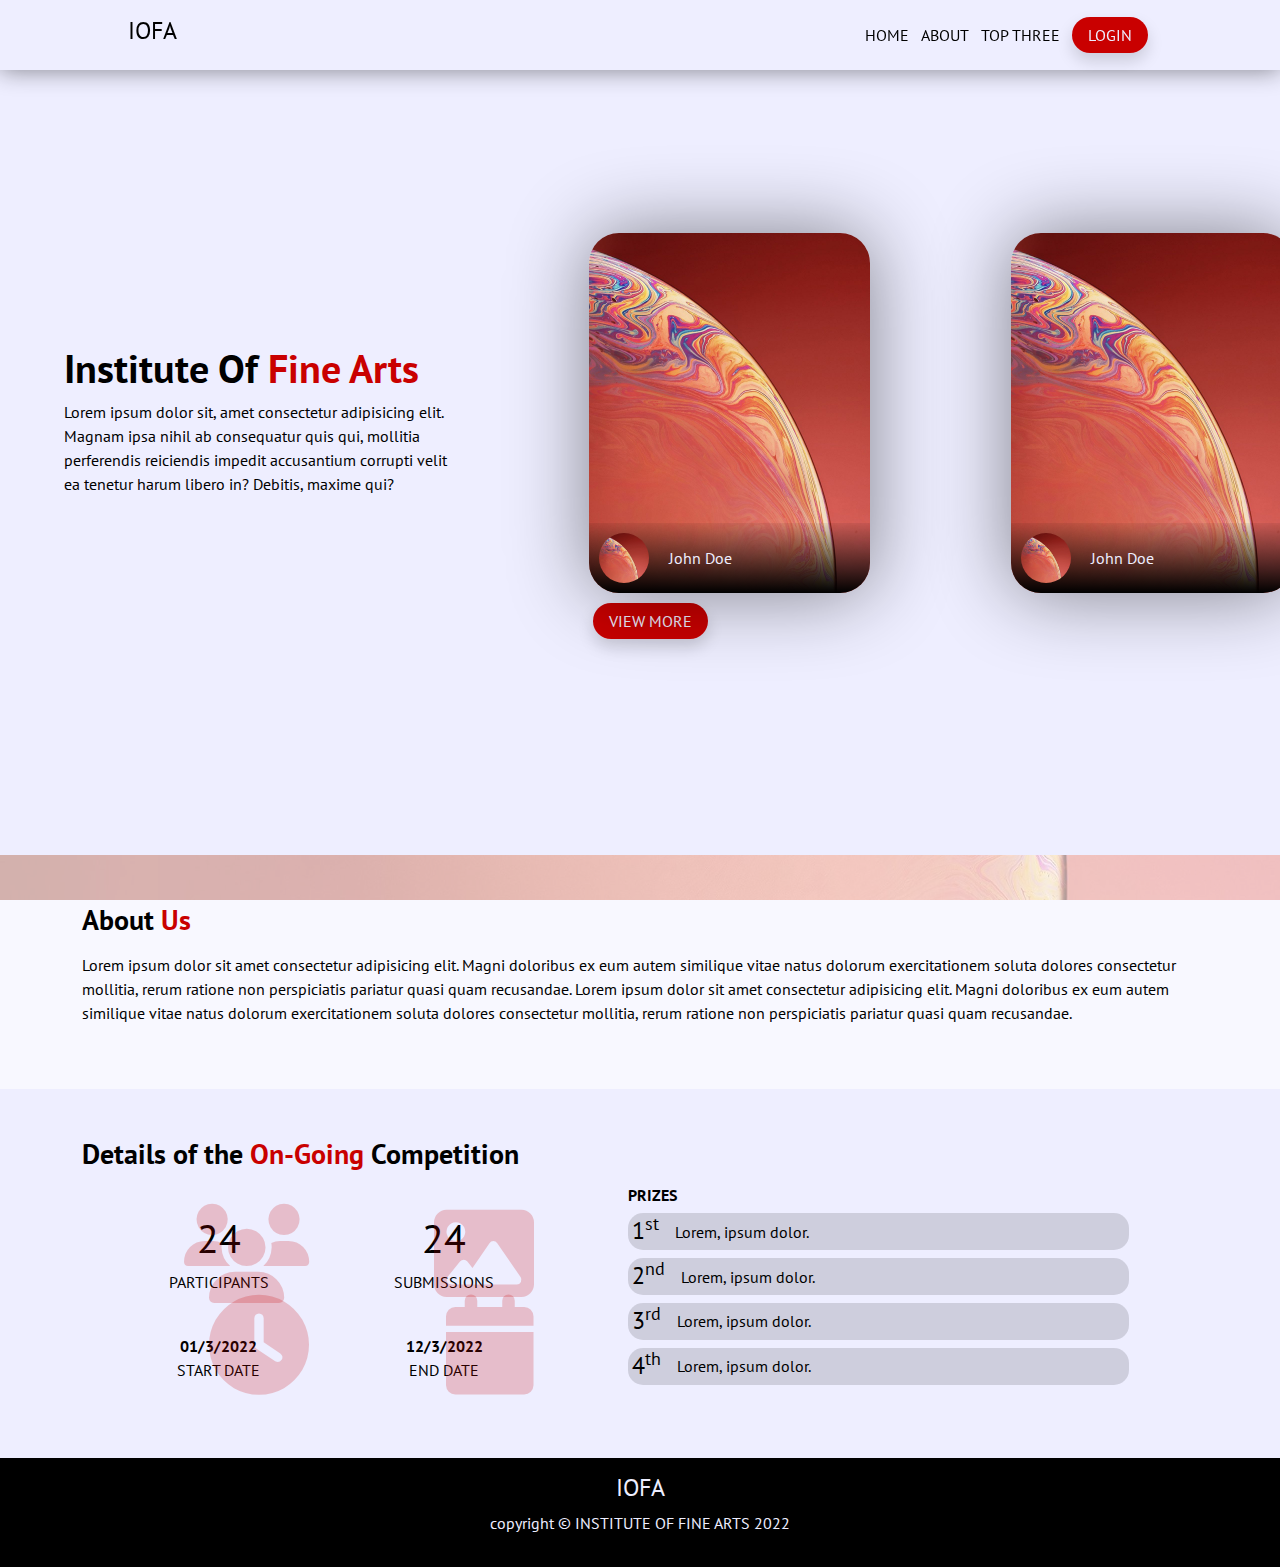
<file: IoFA/index.html>
<!DOCTYPE html>
<html lang="en">

<head>
  <meta charset="UTF-8">
  <meta http-equiv="X-UA-Compatible" content="IE=edge">
  <meta name="viewport" content="width=device-width, initial-scale=1.0">
  <title>Institute of FineArts</title>
  <link rel="stylesheet" href="index.css">
  <link rel="stylesheet" href="bootstrap.css">
  <link rel="stylesheet" href="https://cdnjs.cloudflare.com/ajax/libs/font-awesome/6.1.1/css/all.min.css">
</head>

<body id="body" class="bg3" style="--c1x:0; --c1y: 0; --c1w:0; --c1h:0;">
  <header class="header bg3 scrolled" id="header">
    <a href="#">
      <h4 class="t0">IOFA</h4>
    </a>
    <div class="nav-container bg3 " id="nav-container">
      <div class="dflex w-100 djcsb p-4 d-md-none">
<a href="#">
  <h4 class="t0">IOFA</h4>
</a>
        <i id="nav-x" class=" fas fa-close d-block p-2 dbor15 t1" onclick="
        DOM.remState('nav-container','open');
        DOM.remState('body','doverh');
        "></i>
      </div>
      <div class="my-4 d-md-none"></div>
      <nav class="nav-links px-3 px-md-0">
        <a href="index.html" class="display-block app-nav-link mx-1 mb-2 mb-md-0">HOME</a>
        <a href="index.html#about-sect" class="display-block app-nav-link mx-1 mb-2 mb-md-0">ABOUT</a>
        <a href="top_three.html" class="display-block app-nav-link mx-1 mb-2 mb-md-0">TOP THREE</a>
        <a href="#" class="display-block app-btn shadow mx-1 px-3 py-2 bg1 t3 text-center">LOGIN</a>
      </nav>
    </div>
    <i id="nav-x" class="d-md-none fas fa-bars d-block p-2 dbor15 t1" onclick="
            DOM.addState('nav-container','open');
        DOM.addState('body','doverh');
            "></i>
  </header>
  <main class="main">
    <section class="hero ">
      <div class="hero-main " id="hero-main">

        <h1><b>
            Institute Of <span class="t1">Fine Arts</span>
          </b></h1>
        <p>Lorem ipsum dolor sit, amet consectetur adipisicing elit. Magnam ipsa nihil ab consequatur quis qui, mollitia
          perferendis reiciendis impedit accusantium corrupti velit ea tenetur harum libero in? Debitis, maxime qui?</p>
      </div>
      <div id="hero-second" class="hero-second container d-none d-md-block">
        <h3><b class="t1 hero-second-title">Top Three</b></h3>
        <p class="hero-second-title">
          Below are the best three participants of the just concluded contest
        </p>
        <div class="dflex djcsb flex-wrap">
          <div class="col-11 col-md-3">
            <div class="app-card1 w-100" data-poem="hello world" data-prize="Apple iPhone 13 pro">
             <img src="img/about.jpg" alt="..." id="bg-img" class="w-100 h-100 ">
             <div class="label">
              <img src="img/about.jpg" id="profile-pic" alt="...">
              <p class="t3 m-0" id="name">John Doe</p>
             </div>
            </div>
          </div>
          
          <div class="col-11 col-md-3">
            <div class="app-card1 w-100" data-poem="hello world" data-prize="Apple iPhone 13 pro">
             <img src="img/about.jpg" alt="..." id="bg-img" class="w-100 h-100 ">
             <div class="label">
              <img src="img/about.jpg" id="profile-pic" alt="...">
              <p class="t3 m-0" id="name">John Doe</p>
             </div>
            </div>
          </div>
          <div class="col-11 col-md-3">
            <div class="app-card1 w-100" data-poem="hello world" data-prize="Apple iPhone 13 pro">
              <img src="img/about.jpg" alt="..." id="bg-img" class="w-100 h-100 ">
              <div class="label">
                <img src="img/about.jpg" id="profile-pic" alt="...">
                <p class="t3 m-0" id="name">John Doe</p>
              </div>
            </div>
          </div>
        </div>
        <div class="mt-3"></div>
        <a href="#" class="display-block app-btn shadow dtdn  mx-1 px-3 py-2 bg1 t3">VIEW MORE</a>
      </div>

    </section>
    <section id="phone-only-hero" class="py-3 d-block d-md-none">
      <div class="container">
<h3><b class="t1 hero-second-title">Top Three</b></h3>
<p class="hero-second-title">
  Below are the best three participants of the just concluded contest
</p>
<div class="dflex djcc flex-wrap djcc">
  <div class="col-11 col-md-3 mb-2">
    <div class="app-card1 w-100" data-poem="hello world" data-prize="Apple iPhone 13 pro">
      <img src="img/about.jpg" alt="..." id="bg-img" class="w-100 h-100 ">
      <div class="label">
        <img src="img/about.jpg" id="profile-pic" alt="...">
        <p class="t3 m-0" id="name">John Doe</p>
      </div>
    </div>
  </div>

  <div class="col-11 col-md-3 mb-2">
    <div class="app-card1 w-100" data-poem="hello world" data-prize="Apple iPhone 13 pro">
      <img src="img/about.jpg" alt="..." id="bg-img" class="w-100 h-100 ">
      <div class="label">
        <img src="img/about.jpg" id="profile-pic" alt="...">
        <p class="t3 m-0" id="name">John Doe</p>
      </div>
    </div>
  </div>
  <div class="col-11 col-md-3 mb-2">
    <div class="app-card1 w-100" data-poem="hello world" data-prize="Apple iPhone 13 pro">
      <img src="img/about.jpg" alt="..." id="bg-img" class="w-100 h-100 ">
      <div class="label">
        <img src="img/about.jpg" id="profile-pic" alt="...">
        <p class="t3 m-0" id="name">John Doe</p>
      </div>
    </div>
  </div>
</div>
<div class="mt-3"></div>
<a href="#" class="display-block app-btn shadow dtdn  mx-1 px-3 py-2 bg1 t3">VIEW MORE</a>
      </div>
    </section>
    <section class="about-sect py-5" id="about-sect">
      <div class="container">
        <div class="row">
          <h3 class="mb-3"><b>About <span class="t1">Us</span></b></h3>
          <p>
            Lorem ipsum dolor sit amet consectetur adipisicing elit. Magni doloribus ex eum autem similique vitae natus dolorum exercitationem soluta dolores consectetur mollitia, rerum ratione non perspiciatis pariatur quasi quam recusandae.
            Lorem ipsum dolor sit amet consectetur adipisicing elit. Magni doloribus ex eum autem similique vitae natus dolorum exercitationem soluta dolores consectetur mollitia, rerum ratione non perspiciatis pariatur quasi quam recusandae.
          </p>
        </div>
      </div>
    </section>
    <section class="on-going py-5">
      <div class="container">
        <h3 class="mb-3"><b>Details of the <span class="t1">On-Going </span>Competition</b></h3>
        <div class="row djcsa">
        <div class="col-12 col-md-5 d-flex flex-wrap mt-3 djcsa">
          <div class="col-6 my-2 p-1 d-flex dfdc djcc dalc dposr">
            <h1>24</h1>
            <p>PARTICIPANTS</p>
            <i class="fas fa-users big-icon t1 dopa2 dposa db10 dr10"></i>
          </div>
          <div class="col-6 my-2 p-1 d-flex dfdc djcc dalc dposr">
            <h1>24</h1>
            <p>SUBMISSIONS</p>
            <i class="fas fa-image big-icon t1 dopa2 dposa db10 dr10"></i>
          </div>
          <div class="col-6 my-2 p-1 d-flex dfdc djcc dalc dposr">
            <b>01/3/2022</b>
            <p>START DATE</p>
            <i class="fas fa-clock big-icon t1 dopa2 dposa db10 dr10"></i>
          </div>
          <div class="col-6 my-2 p-1 d-flex dfdc djcc dalc dposr">
            <b>12/3/2022</b>
            <p>END DATE</p>
            <i class="fas fa-calendar big-icon t1 dopa2 dposa db10 dr10"></i>
          </div>
        </div>
        <div class="col-12 col-md-6">
        <h6><b>PRIZES</b></h6>
          <div class="col-md-11 col-12 mb-2  p-1 dbor15 bg05 dalc dflex">
            <h4 class="m-0 me-3">1<sup>st</sup></h4>
            <div>Lorem, ipsum dolor.</div>
          </div>
          <div class="col-md-11 col-12 mb-2  p-1 dbor15 bg05 dalc dflex">
            <h4 class="m-0 me-3">2<sup>nd</sup></h4>
            <div>Lorem, ipsum dolor.</div>
          </div>
          <div class="col-md-11 col-12 mb-2  p-1 dbor15 bg05 dalc dflex">
            <h4 class="m-0 me-3">3<sup>rd</sup></h4>
            <div>Lorem, ipsum dolor.</div>
          </div>
          <div class="col-md-11 col-12 mb-2  p-1 dbor15 bg05 dalc dflex">
            <h4 class="m-0 me-3">4<sup>th</sup></h4>
            <div>Lorem, ipsum dolor.</div>
          </div>
        </div>
        </div>
      </div>
    </section>
  </main>
  <footer class="footer bg0 tf2 py-3">
    <div class="container text-center">
      <div class="row djcc">
        <a href="#" class="dtdn">
          <h4 class="t3">IOFA</h4>
        </a>
        <p class="t3">copyright &copy; INSTITUTE OF FINE ARTS 2022</>
      </div>
    </div>
  </footer>
  <section class="card1-pop bg01" id="card1-pop">
    <i id="card1-pop-x" class="card1-pop-x fas fa-close d-block p-1 bg04 rounded t3"></i>
    <div class=" w-100 h-100">
      <img src="img/about.jpg" alt="..." id="bg-img" class="w-100 h-100 card1-bg">
      <div class="label">
        <h5 class="t3 poem dfont-s" id="card1-poem">Lorem ipsum dolor sit amet consectetur adipisicing elit. Illum blanditiis perferendis adipisci culpa fugiat rem ipsa doloremque consectetur odit. Molestiae, dolorum? Eius mollitia in error eos dignissimos aliquam ea expedita!</h5>
        <div class="dflex flex-wrap justify-content-center justify-content-md-between w-100">
          <div class="col-12 col-md-5 dflex dalc">

            <img src="img/about.jpg" id="profile-pic" alt="...">
        <p class="t3 m-0" id="name">John Doe</p>
          </div>
          <div class="col-12 col-md-5">
          
            <b class="t3">PRIZE</b>
            <br>
            <p class="t3 m-0" id="prize">Lorem ipsum dolor sit amet.</p>
          </div>
        </div>
      </div>
    </div>
  </section>
</body>
<script src="index.js"></script>

</html>
</file>
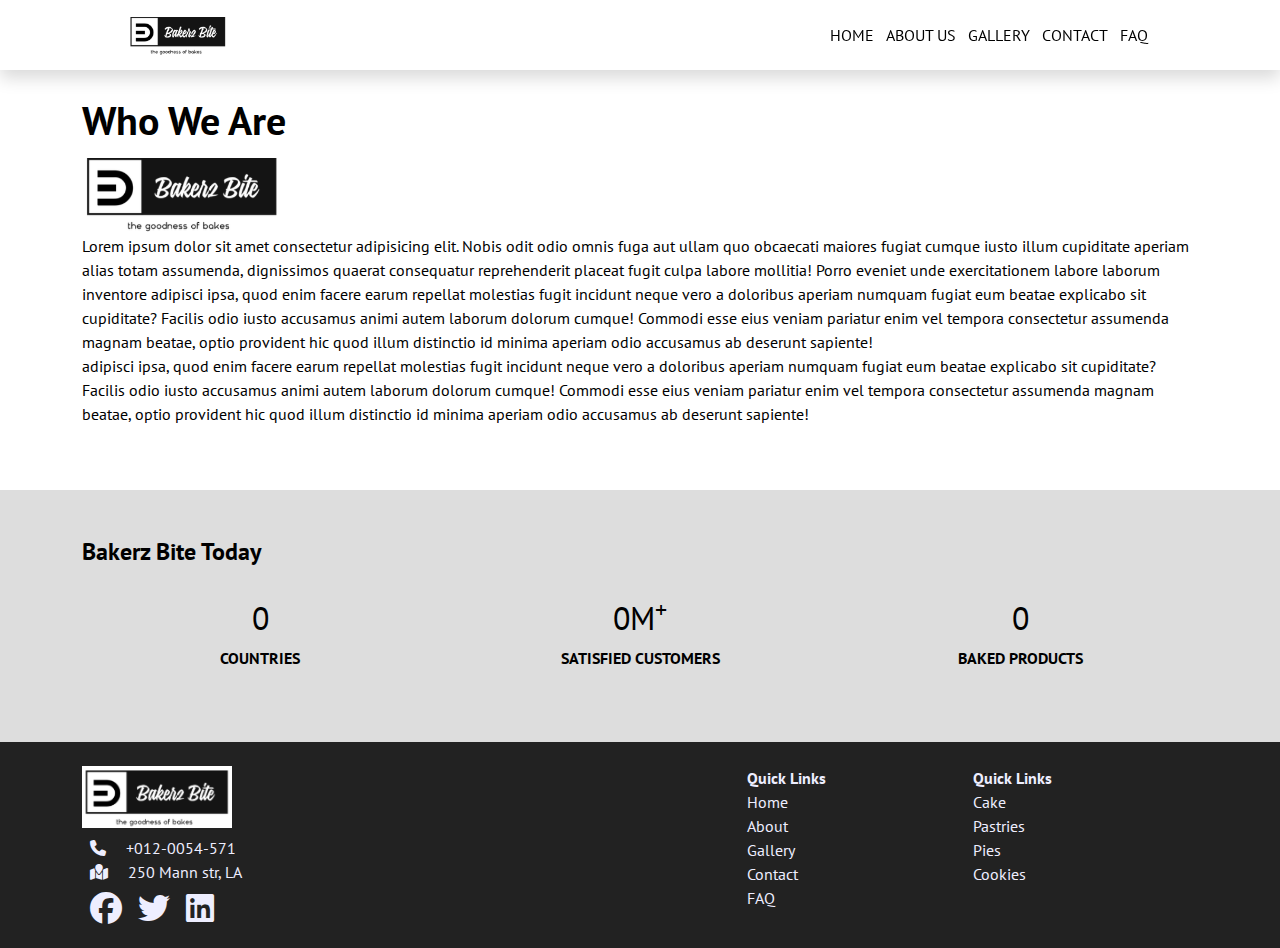
<file: bakerz bite/about.html>
<meta charset="UTF-8">
<meta http-equiv="X-UA-Compatible" content="IE=edge">
<meta name="viewport" content="width=device-width, initial-scale=1.0">
<title>Bakerz Bite: About Us, what we do and how we deliver the best baked products</title>
<link rel="stylesheet" href="css/diko.css">
<link rel="stylesheet" href="css/diko.animate.css">
<link rel="stylesheet" href="css/diko.utils.css">
<link rel="stylesheet" href="css/main.css">
<link rel="stylesheet" href="https://cdnjs.cloudflare.com/ajax/libs/font-awesome/6.1.1/css/all.min.css">
</head>

<body id="body" class="about">
  <header class="dheader shadow bgf t4">
    <a href="index.html"><img src="img/logo.png" width="100">
    </a>
    <div class="nav-container " id="nav-container">
      <div class="dflex w-100 djcsb p-4 d-md-none">
        <img src="img/logo.png" width="100">
        <i id=" nav-x" class=" fas fa-close d-block p-2 dbor15 t1" onclick="
                DOM.remState('nav-container','open');
                DOM.remState('body','doverh');
                "></i>
      </div>
      <div class="my-4 d-md-none"></div>
      <nav class="nav-links px-3 px-md-0 ">
        <a href="index.html" class="display-block app-nav-link mx-1 mb-2 mb-md-0 ">HOME</a>
        <a href="about.html" class="display-block app-nav-link mx-1 mb-2 mb-md-0">ABOUT US</a>
        <a href="gallery.html" class="display-block app-nav-link mx-1 mb-2 mb-md-0">GALLERY</a>
        <a href="contact.html" class="display-block app-nav-link mx-1 mb-2 mb-md-0">CONTACT</a>
        <a href="faq.html" class="display-block app-nav-link mx-1 mb-2 mb-md-0">FAQ</a>
      </nav>
    </div>
    <i id="nav-x" class="d-md-none fas fa-bars d-block p-2 dbor15 t1" onclick="
                    DOM.addState('nav-container','open');
                DOM.addState('body','doverh');
                    "></i>
  </header>
  <div class="py-4"></div>
  <section class="one py-5">
    <div class="container">
      <div class="row">
        <h1><b>Who We Are</b></h1>
        <div class="col-11 col-sm-6 col-md-4 col-lg-3 col-xl-2">

          <img src="img/logo.png" width="200">
        </div>
        <p>

          Lorem ipsum dolor sit amet consectetur adipisicing elit. Nobis odit odio omnis fuga aut ullam quo obcaecati
          maiores fugiat cumque iusto illum cupiditate aperiam alias totam assumenda, dignissimos quaerat consequatur
          reprehenderit placeat fugit culpa labore mollitia! Porro eveniet unde exercitationem labore laborum inventore
          adipisci ipsa, quod enim facere earum repellat molestias fugit incidunt neque vero a doloribus aperiam numquam
          fugiat eum beatae explicabo sit cupiditate? Facilis odio iusto accusamus animi autem laborum dolorum cumque!
          Commodi esse eius veniam pariatur enim vel tempora consectetur assumenda magnam beatae, optio provident hic
          quod illum distinctio id minima aperiam odio accusamus ab deserunt sapiente!
          <br>
          adipisci ipsa, quod enim facere earum repellat molestias fugit incidunt neque vero a doloribus aperiam numquam
          fugiat eum beatae explicabo sit cupiditate? Facilis odio iusto accusamus animi autem laborum dolorum cumque!
          Commodi esse eius veniam pariatur enim vel tempora consectetur assumenda magnam beatae, optio provident hic
          quod illum distinctio id minima aperiam odio accusamus ab deserunt sapiente!
        </p>
      </div>
    </div>
  </section>
  <div class="two bg05 py-5">
    <div class="container">
      <div class="row">
        <h4><b>Bakerz Bite Today</b></h4>
        <div class="col-12 col-md-4 dflex dfdc text-center py-4 djcc dalc">
          <h2 class="dcounter" data-count="5" data-time="2"><span>0</span></h2>
          <b>COUNTRIES</b>
        </div>
        <div class="col-12 col-md-4 dflex dfdc text-center py-4 djcc dalc">
          <h2 class="dcounter" data-count="250" data-time="2"><span>0</span>M<sup>+</sup></h2>
          <b>SATISFIED CUSTOMERS</b>
        </div>
        <div class="col-12 col-md-4 dflex dfdc text-center py-4 djcc dalc">
          <h2 class="dcounter" data-count="80" data-time="2"><span>0</span></h2>
          <b>BAKED PRODUCTS</b>
        </div>
      </div>
    </div>
  </div>

  <footer class="footer bg01 t3 py-4">
    <div class="container">
      <div class="row djcsb">
        <div class="col-12 col-md-5 dflex dfdc mb-3 mb-md-0">
          <a href="index.html" class="dtdn t4"><img src="img/logo.png" width="150">
          </a>
          <p class="my-2">
            <a href="tel:0000"><i class=" fas fa-phone d-inline-block mx-2"></i> &nbsp; +012-0054-571 </a><br>
            <a href="contact.html#map"><i class=" fas fa-map-location d-inline-block mx-2"></i> &nbsp; 250 Mann str, LA
            </a><br>

          </p>
          <div class="dflex">
            <i class="fs-2 fab fa-facebook d-inline-block mx-2"></i>
            <i class="fs-2 fab fa-twitter d-inline-block mx-2"></i>
            <i class="fs-2 fab fa-linkedin d-inline-block mx-2"></i>
          </div>
        </div>
        <div class="col-12 col-md-5 dflex flex-wrap">
          <div class="col dflex dfdc">
            <b>Quick Links</b>
            <a href="index.html">Home</a>
            <a href="about.html">About</a>
            <a href="gallery.html">Gallery</a>
            <a href="contact.html">Contact</a>
            <a href="faq.html">FAQ</a>
          </div>
          <div class="col dflex dfdc">
            <b>Quick Links</b>
            <a href="gallery.html#cake">Cake</a>
            <a href="gallery.html#pastry">Pastries</a>
            <a href="gallery.html#pie">Pies</a>
            <a href="gallery.html#cookie">Cookies</a>
          </div>
        </div>
      </div>
    </div>
  </footer>
</body>
<script src="js/diko.js"></script>
<script src="js/main.js"></script>

</html>
</file>
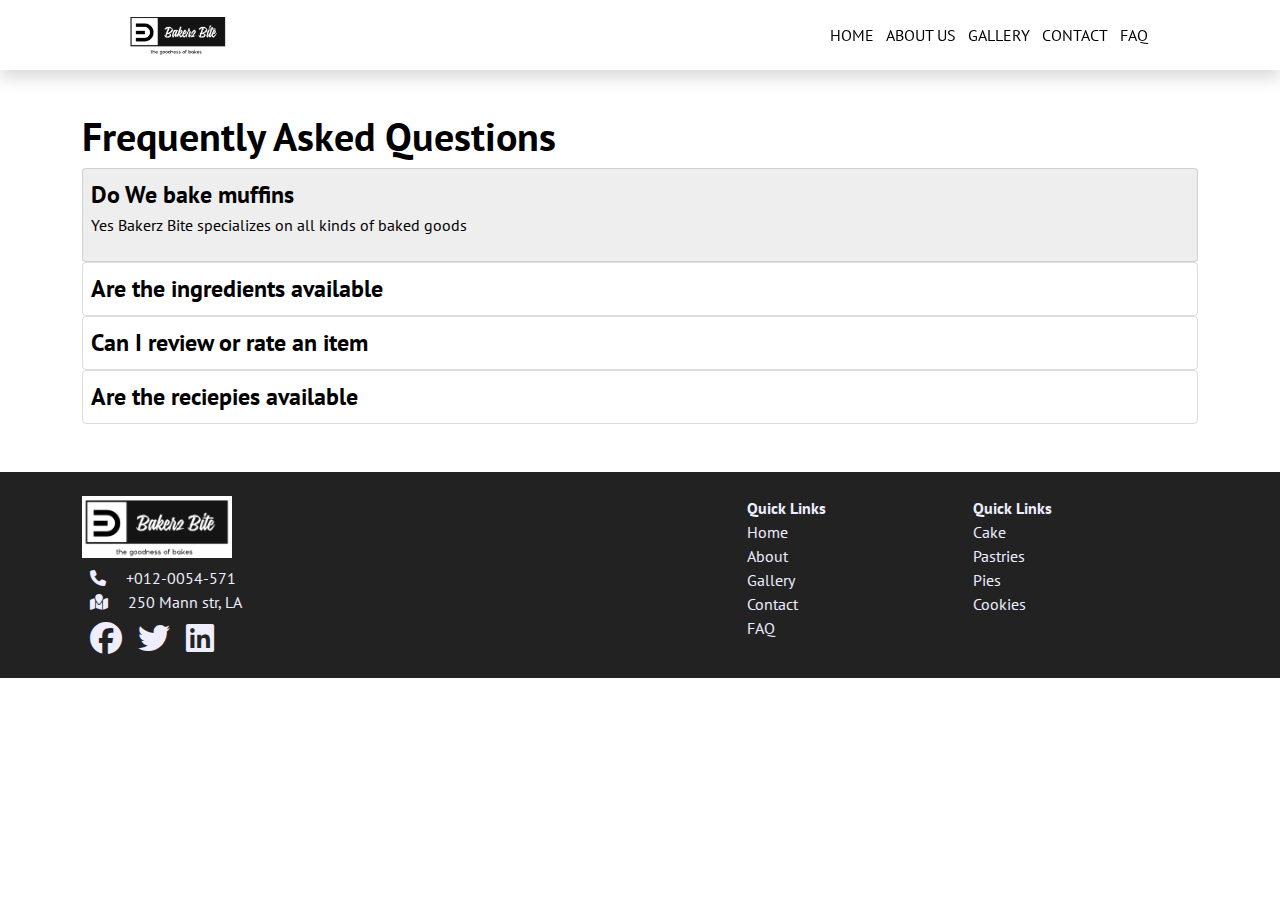
<file: bakerz bite/faq.html>
<meta charset="UTF-8">
<meta http-equiv="X-UA-Compatible" content="IE=edge">
<meta name="viewport" content="width=device-width, initial-scale=1.0">
<title>Bakerz Bite: Frequently Asked Questions</title>
<link rel="stylesheet" href="css/diko.css">
<link rel="stylesheet" href="css/diko.animate.css">
<link rel="stylesheet" href="css/diko.utils.css">
<link rel="stylesheet" href="css/main.css">
<link rel="stylesheet" href="https://cdnjs.cloudflare.com/ajax/libs/font-awesome/6.1.1/css/all.min.css">
</head>

<body id="body" class="contact">
  <header class="dheader shadow bgf t4">
    <a href="index.html"><img src="img/logo.png" width="100">
    </a>
    <div class="nav-container " id="nav-container">
      <div class="dflex w-100 djcsb p-4 d-md-none">
        <img src="img/logo.png" width="100">
        <i id=" nav-x" class=" fas fa-close d-block p-2 dbor15 t1" onclick="
                DOM.remState('nav-container','open');
                DOM.remState('body','doverh');
                "></i>
      </div>
      <div class="my-4 d-md-none"></div>
      <nav class="nav-links px-3 px-md-0 ">
        <a href="index.html" class="display-block app-nav-link mx-1 mb-2 mb-md-0 ">HOME</a>
        <a href="about.html" class="display-block app-nav-link mx-1 mb-2 mb-md-0">ABOUT US</a>
        <a href="gallery.html" class="display-block app-nav-link mx-1 mb-2 mb-md-0">GALLERY</a>
        <a href="contact.html" class="display-block app-nav-link mx-1 mb-2 mb-md-0">CONTACT</a>
        <a href="faq.html" class="display-block app-nav-link mx-1 mb-2 mb-md-0">FAQ</a>
      </nav>
    </div>
    <i id="nav-x" class="d-md-none fas fa-bars d-block p-2 dbor15 t1" onclick="
                    DOM.addState('nav-container','open');
                DOM.addState('body','doverh');
                    "></i>
  </header>
  <div class="py-5 mt-3"></div>
  <section class="one mb-5">
    <div class="container">
      <div class="row">
        <h1><b>Frequently Asked Questions</b></h1>
        <div class="daccordion">
          <div class="daccordion-item active p-2 rounded">
            <div class="daccordion-title fw-bold fs-4">Do We bake muffins</div>
            <div class="daccordion-body">
              <p>Yes Bakerz Bite specializes on all kinds of baked goods</p>
            </div>
          </div>
          <div class="daccordion-item p-2 rounded">
            <div class="daccordion-title fw-bold fs-4">Are the ingredients available</div>
            <div class="daccordion-body">
              <p>Yes, by clicking on any item, you can see all the ingredients used in processing it</p>
            </div>
          </div>
          <div class="daccordion-item p-2 rounded">
            <div class="daccordion-title fw-bold fs-4">Can I review or rate an item</div>
            <div class="daccordion-body">
              <p>Yes, we'll love to recieve feedback from you on how you like our producks</p>
            </div>
          </div>
          <div class="daccordion-item p-2 rounded">
            <div class="daccordion-title fw-bold fs-4">Are the reciepies available</div>
            <div class="daccordion-body">
              <p>No. We do not disclose our reciepies to the public but all our products are tested and trusted</p>
            </div>
          </div>
        </div>
      </div>
    </div>
  </section>

  <footer class="footer bg01 t3 py-4">
    <div class="container">
      <div class="row djcsb">
        <div class="col-12 col-md-5 dflex dfdc mb-3 mb-md-0">
          <a href="index.html" class="dtdn t4"><img src="img/logo.png" width="150">
          </a>
          <p class="my-2">
            <a href="tel:0000"><i class=" fas fa-phone d-inline-block mx-2"></i> &nbsp; +012-0054-571 </a><br>
            <a href="contact.html#map"><i class=" fas fa-map-location d-inline-block mx-2"></i> &nbsp; 250 Mann str, LA
            </a><br>

          </p>
          <div class="dflex">
            <i class="fs-2 fab fa-facebook d-inline-block mx-2"></i>
            <i class="fs-2 fab fa-twitter d-inline-block mx-2"></i>
            <i class="fs-2 fab fa-linkedin d-inline-block mx-2"></i>
          </div>
        </div>
        <div class="col-12 col-md-5 dflex flex-wrap">
          <div class="col dflex dfdc">
            <b>Quick Links</b>
            <a href="index.html">Home</a>
            <a href="about.html">About</a>
            <a href="gallery.html">Gallery</a>
            <a href="contact.html">Contact</a>
            <a href="faq.html">FAQ</a>
          </div>
          <div class="col dflex dfdc">
            <b>Quick Links</b>
            <a href="gallery.html#cake">Cake</a>
            <a href="gallery.html#pastry">Pastries</a>
            <a href="gallery.html#pie">Pies</a>
            <a href="gallery.html#cookie">Cookies</a>
          </div>
        </div>
      </div>
    </div>
  </footer>
</body>
<script src="js/diko.js"></script>
<script src="js/main.js"></script>

</html>
</file>
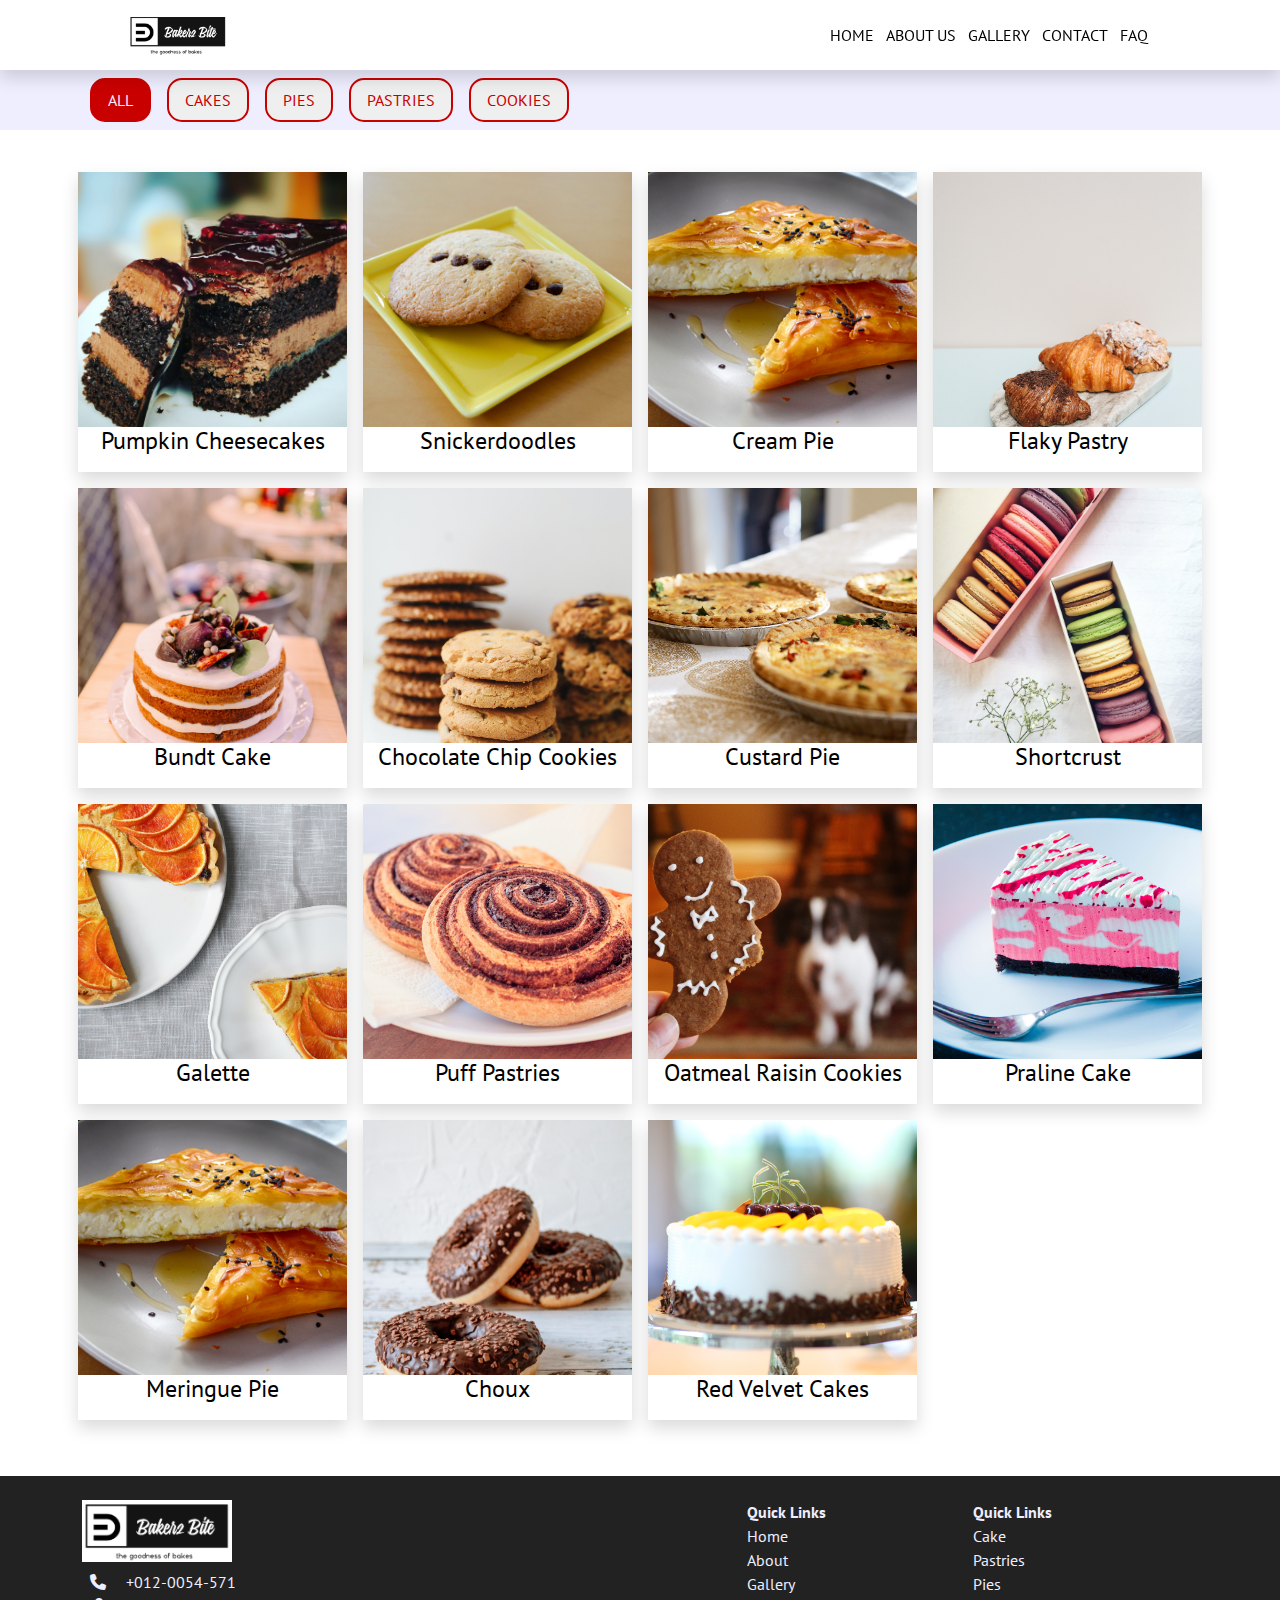
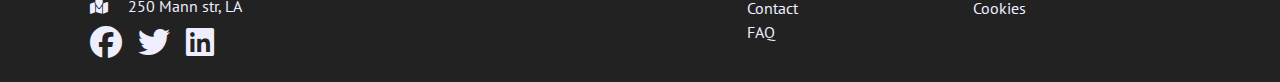
<file: bakerz bite/gallery.html>
<!DOCTYPE html>
<html lang="en">

<head>
  <meta charset="UTF-8">
  <meta http-equiv="X-UA-Compatible" content="IE=edge">
  <meta name="viewport" content="width=device-width, initial-scale=1.0">
  <title>Bakerz Bite: Gallery, discover mouth watering baked goods</title>
  <link rel="stylesheet" href="css/diko.css">
  <link rel="stylesheet" href="css/diko.animate.css">
  <link rel="stylesheet" href="css/diko.utils.css">
  <link rel="stylesheet" href="css/main.css">
  <link rel="stylesheet" href="https://cdnjs.cloudflare.com/ajax/libs/font-awesome/6.1.1/css/all.min.css">
</head>

<body id="body" class="gallery">
  <header class="dheader shadow bgf t4">
    <a href="index.html"><img src="img/logo.png" width="100">
    </a>
    <div class="nav-container " id="nav-container">
      <div class="dflex w-100 djcsb p-4 d-md-none">
        <img src="img/logo.png" width="100">
        <i id=" nav-x" class=" fas fa-close d-block p-2 dbor15 t1" onclick="
                DOM.remState('nav-container','open');
                DOM.remState('body','doverh');
                "></i>
      </div>
      <div class="my-4 d-md-none"></div>
      <nav class="nav-links px-3 px-md-0 ">
        <a href="index.html" class="display-block app-nav-link mx-1 mb-2 mb-md-0 ">HOME</a>
        <a href="about.html" class="display-block app-nav-link mx-1 mb-2 mb-md-0">ABOUT US</a>
        <a href="gallery.html" class="display-block app-nav-link mx-1 mb-2 mb-md-0">GALLERY</a>
        <a href="contact.html" class="display-block app-nav-link mx-1 mb-2 mb-md-0">CONTACT</a>
        <a href="faq.html" class="display-block app-nav-link mx-1 mb-2 mb-md-0">FAQ</a>
      </nav>
    </div>
    <i id="nav-x" class="d-md-none fas fa-bars d-block p-2 dbor15 t1" onclick="
                    DOM.addState('nav-container','open');
                DOM.addState('body','doverh');
                    "></i>
  </header>
  <div class="py-4"></div>
  <section class="top-bar bg3">
    <div class="container py-2">
      <div class="d-flex dovera">
        <button data-filter="" class="px-1 px-md-3 py-1 py-md-2 filter-btn app-btn1 dbor15 mx-2 active">ALL</button>
        <button data-filter="cake" class="px-1 px-md-3 py-1 py-md-2 filter-btn app-btn1 dbor15 mx-2">CAKES</button>
        <button data-filter="pie" class="px-1 px-md-3 py-1 py-md-2 filter-btn app-btn1 dbor15 mx-2">PIES</button>
        <button data-filter="pastry" class="px-1 px-md-3 py-1 py-md-2 filter-btn app-btn1 dbor15 mx-2">PASTRIES</button>
        <button data-filter="cookie" class="px-1 px-md-3 py-1 py-md-2 filter-btn app-btn1 dbor15 mx-2">COOKIES</button>
      </div>
    </div>
  </section>
  <section class="one py-5">
    <div class="container">
      <div class="row justify-content-center justify-content-sm-start">
        <h4><b></b></h4>
        <div class="col-11 col-sm-6 col-md-4 col-lg-3 col-xxl-2 p-2">
          <div class="app-card shadow " data-type="cake" data-ingredients="salt,sugar,flour"
            data-desc="Instead of standing by to slice dessert for each family member this Thanksgiving, serve these festive mini cheesecakes.">
            <img src="img/cake1.jpg" alt="picture loading..." class="w-100">
            <h4 class="text-center">Pumpkin Cheesecakes</h4>
          </div>
        </div>
        <div class="col-11 col-sm-6 col-md-4 col-lg-3 col-xxl-2 p-2">
          <div class="app-card shadow " data-type="cookie" data-ingredients="salt,sugar,flour"
            data-desc=" Snickerdoodles are a type of drop cookie (any cookie that is formed by dropping spoonfuls of dough directly onto a baking sheet) that is coated in cinnamon and sugar">
            <img src="img/cookie1.jpg" alt="picture loading..." class="w-100">
            <h4 class="text-center">Snickerdoodles</h4>
          </div>
        </div>
        <div class="col-11 col-sm-6 col-md-4 col-lg-3 col-xxl-2 p-2">
          <div class="app-card shadow " data-type="pie" data-ingredients="salt,sugar,flour"
            data-desc="Cream pies are filled with pastry cream—a cool, creamy, billowy custard that’s cooked completely on the stove and then spread into a fully baked pie crust before the whole thing goes in the refrigerator to chill">
            <img src="img/pie1.jpg" alt="picture loading..." class="w-100">
            <h4 class="text-center">Cream Pie</h4>
          </div>
        </div>
        <div class="col-11 col-sm-6 col-md-4 col-lg-3 col-xxl-2 p-2">
          <div class="app-card shadow " data-type="pastry" data-ingredients="salt,sugar,flour"
            data-desc="Delicate and simple to make, flaky pastry is used for sweet or savory dishes that bake quickly, such as the common pie crust. With large pieces of butter mixed into the dough, flaky pastries are more easily made with a food processor or a specialized pastry blender.">
            <img src="img/pastry1.jpg" alt="picture loading..." class="w-100">
            <h4 class="text-center">Flaky Pastry</h4>
          </div>
        </div>
        <div class="col-11 col-sm-6 col-md-4 col-lg-3 col-xxl-2 p-2">
          <div class="app-card shadow " data-type="cake" data-ingredients="salt,sugar,flour"
            data-desc="It wouldn't be Easter without carrot cake, and these pretty little Bundts are our new favorite way to serve it. Instead of decorating an intricate layer cake, all you have to do is drizzle our tangy glaze on top. ">
            <img src="img/cake2.jpg" alt="picture loading..." class="w-100">
            <h4 class="text-center">Bundt Cake</h4>
          </div>
        </div>
        <div class="col-11 col-sm-6 col-md-4 col-lg-3 col-xxl-2 p-2">
          <div class="app-card shadow " data-type="cookie" data-ingredients="salt,sugar,flour"
            data-desc=" Chocolate chip cookies are drop cookies that can be soft and doughy or crisp and crunchy depending on how long you cook them or what ingredients you use. ">
            <img src="img/cookie2.jpg" alt="picture loading..." class="w-100">
            <h4 class="text-center">Chocolate Chip Cookies</h4>
          </div>
        </div>
        <div class="col-11 col-sm-6 col-md-4 col-lg-3 col-xxl-2 p-2">
          <div class="app-card shadow " data-type="pie" data-ingredients="salt,sugar,flour"
            data-desc="Custard pies feature an egg-thickened filling that’s a bit firmer than pastry cream. A mixture of eggs, dairy, and sugar bakes until set within a single crust.">
            <img src="img/pie2.jpg" alt="picture loading..." class="w-100">
            <h4 class="text-center">Custard Pie</h4>
          </div>
        </div>
        <div class="col-11 col-sm-6 col-md-4 col-lg-3 col-xxl-2 p-2">
          <div class="app-card shadow " data-type="pastry" data-ingredients="salt,sugar,flour"
            data-desc="Perfect for cooks who love to bake, shortcrust pastry is a stout dough used to make thicker pastries like tarts and cookies.">
            <img src="img/pastry2.jpg" alt="picture loading..." class="w-100">
            <h4 class="text-center">Shortcrust</h4>
          </div>
        </div>
        <div class="col-11 col-sm-6 col-md-4 col-lg-3 col-xxl-2 p-2">
          <div class="app-card shadow " data-type="pie" data-ingredients="salt,sugar,flour"
            data-desc="This pastry is a tart (it’s open-faced), but it’s also kind of like a pie in that it has a flaky crust and usually features a fruit filling that cooks during baking.">
            <img src="img/pie3.jpg" alt="picture loading..." class="w-100">
            <h4 class="text-center">Galette</h4>
          </div>
        </div>
        <div class="col-11 col-sm-6 col-md-4 col-lg-3 col-xxl-2 p-2">
          <div class="app-card shadow " data-type="pastry" data-ingredients="salt,sugar,flour"
            data-desc="Although similar in texture to a flaky pastry, puff pastry differs significantly in how much time it takes to make. It is traditionally formed by rolling dough over a rectangular shape of cold butter in the lamination process.">
            <img src="img/pastry3.jpg" alt="picture loading..." class="w-100">
            <h4 class="text-center">Puff Pastries</h4>
          </div>
        </div>
        <div class="col-11 col-sm-6 col-md-4 col-lg-3 col-xxl-2 p-2">
          <div class="app-card shadow " data-type="cookie" data-ingredients="salt,sugar,butter,flour"
            data-desc="oatmeal raisin is another type of drop cookie. Its dough is oatmeal based and contains raisins and brown sugar. They're warm and comforting — a reminder of simpler times and grandma's house">
            <img src="img/cookie3.jpg" alt="picture loading..." class="w-100">
            <h4 class="text-center">Oatmeal Raisin Cookies</h4>
          </div>
        </div>
        <div class="col-11 col-sm-6 col-md-4 col-lg-3 col-xxl-2 p-2">
          <div class="app-card shadow " data-type="cake" data-ingredients="salt,sugar,flour"
            data-desc="With chopped pecans and toffee bits in the batter and homemade brown sugar icing on top, no one will know this decadent recipe starts with a box of cake mix. ">
            <img src="img/cake3.jpg" alt="picture loading..." class="w-100">
            <h4 class="text-center">Praline Cake</h4>
          </div>
        </div>
        <div class="col-11 col-sm-6 col-md-4 col-lg-3 col-xxl-2 p-2">
          <div class="app-card shadow " data-type="pie" data-ingredients="salt,sugar,flour"
            data-desc="These pies feature a lofty plume of whipped egg whites that adorns the filling like a fluffy, sweet cloud. The meringue, which we whip up in a stand mixer and then bake briefly on the pie to brown, usually tops a custard">
            <img src="img/pie4.jpg" alt="picture loading..." class="w-100">
            <h4 class="text-center">Meringue Pie</h4>
          </div>
        </div>
        <div class="col-11 col-sm-6 col-md-4 col-lg-3 col-xxl-2 p-2">
          <div class="app-card shadow " data-type="pastry" data-ingredients="salt,sugar,flour,egg"
            data-desc="Choux pastry, also sometimes called cream-filled pastry, has a crispy outer shell and a hollow interior to hold delicious sweet and savory fillings. Perhaps surprisingly, this light pastry dough begins with the addition of eggs. ">
            <img src="img/pastry4.jpg" alt="picture loading..." class="w-100">
            <h4 class="text-center">Choux</h4>
          </div>
        </div>
        <div class="col-11 col-sm-6 col-md-4 col-lg-3 col-xxl-2 p-2">
          <div class="app-card shadow " data-type="cake" data-ingredients="salt,sugar,flour"
            data-desc="Instead of classic cream cheese frosting, our Test Kitchen upped the ante with fluffy Mascarpone. For a holiday gathering, garnish these mini cakes with fresh whipped cream, berries, and mint. ">
            <img src="img/cake4.jpg" alt="picture loading..." class="w-100">
            <h4 class="text-center">Red Velvet Cakes</h4>
          </div>
        </div>
      </div>
    </div>
  </section>
  <section class="app-card-pop dz2" id="app-card-pop">
    <div class="pop-backgroung bg03 h-100 w-100"
      onclick="DOM.remState('app-card-pop','open');DOM.remState('body','doverh')"></div>
    <div class="bg3 shadow pop-main dmw300 dposa dt0 dl0 w-75 h-75 dtrcenter p-2 p-md-4">
      <div class="col-12 dflex flex-wrap djcsa dalc h-100 dovera">
        <img src="img/cake1.jpg" alt="picture of cake..." class="col-12 col-md-5">
        <div class="col-12 col-md-6">
          <h4>Sponge Cake</h4>
          <p id="app-card-pop-desc">Lorem ipsum dolor sit, amet consectetur adipisicing elit. Esse amet soluta
            doloribus nemo corrupti
            officiis
            facere maxime ratione molestiae neque?</p>
          <p class="m-0">Ingredients</p>
          <ul>
            <li>Sugar</li>
            <li>Sugar</li>
            <li>Sugar</li>
            <li>Sugar</li>
            <li>Sugar</li>
          </ul>
          <div class="mt-1">
            <p class="m-0">Rating</p>
            <div class="drating-bar">
              <i class="fas fa-star d-inline-block mx-1"></i><i class="fas fa-star d-inline-block mx-1"></i><i
                class="fas fa-star d-inline-block mx-1"></i><i class="fas fa-star d-inline-block mx-1"></i><i
                class="fas fa-star d-inline-block mx-1"></i>
            </div>
          </div>
        </div>
      </div>
    </div>
  </section>
  <footer class="footer bg01 t3 py-4">
    <div class="container">
      <div class="row djcsb">
        <div class="col-12 col-md-5 dflex dfdc mb-3 mb-md-0">
          <a href="index.html" class="dtdn t4"><img src="img/logo.png" width="150">
          </a>
          <p class="my-2">
            <a href="tel:0000"><i class=" fas fa-phone d-inline-block mx-2"></i> &nbsp; +012-0054-571 </a><br>
            <a href="contact.html#map"><i class=" fas fa-map-location d-inline-block mx-2"></i> &nbsp; 250 Mann str, LA
            </a><br>

          </p>
          <div class="dflex">
            <i class="fs-2 fab fa-facebook d-inline-block mx-2"></i>
            <i class="fs-2 fab fa-twitter d-inline-block mx-2"></i>
            <i class="fs-2 fab fa-linkedin d-inline-block mx-2"></i>
          </div>
        </div>
        <div class="col-12 col-md-5 dflex flex-wrap">
          <div class="col dflex dfdc">
            <b>Quick Links</b>
            <a href="index.html">Home</a>
            <a href="about.html">About</a>
            <a href="gallery.html">Gallery</a>
            <a href="contact.html">Contact</a>
            <a href="faq.html">FAQ</a>
          </div>
          <div class="col dflex dfdc">
            <b>Quick Links</b>
            <a href="gallery.html#cake">Cake</a>
            <a href="gallery.html#pastry">Pastries</a>
            <a href="gallery.html#pie">Pies</a>
            <a href="gallery.html#cookie">Cookies</a>
          </div>
        </div>
      </div>
    </div>
  </footer>
</body>
<script src="js/diko.js"></script>
<script src="js/main.js"></script>

</html>
</file>
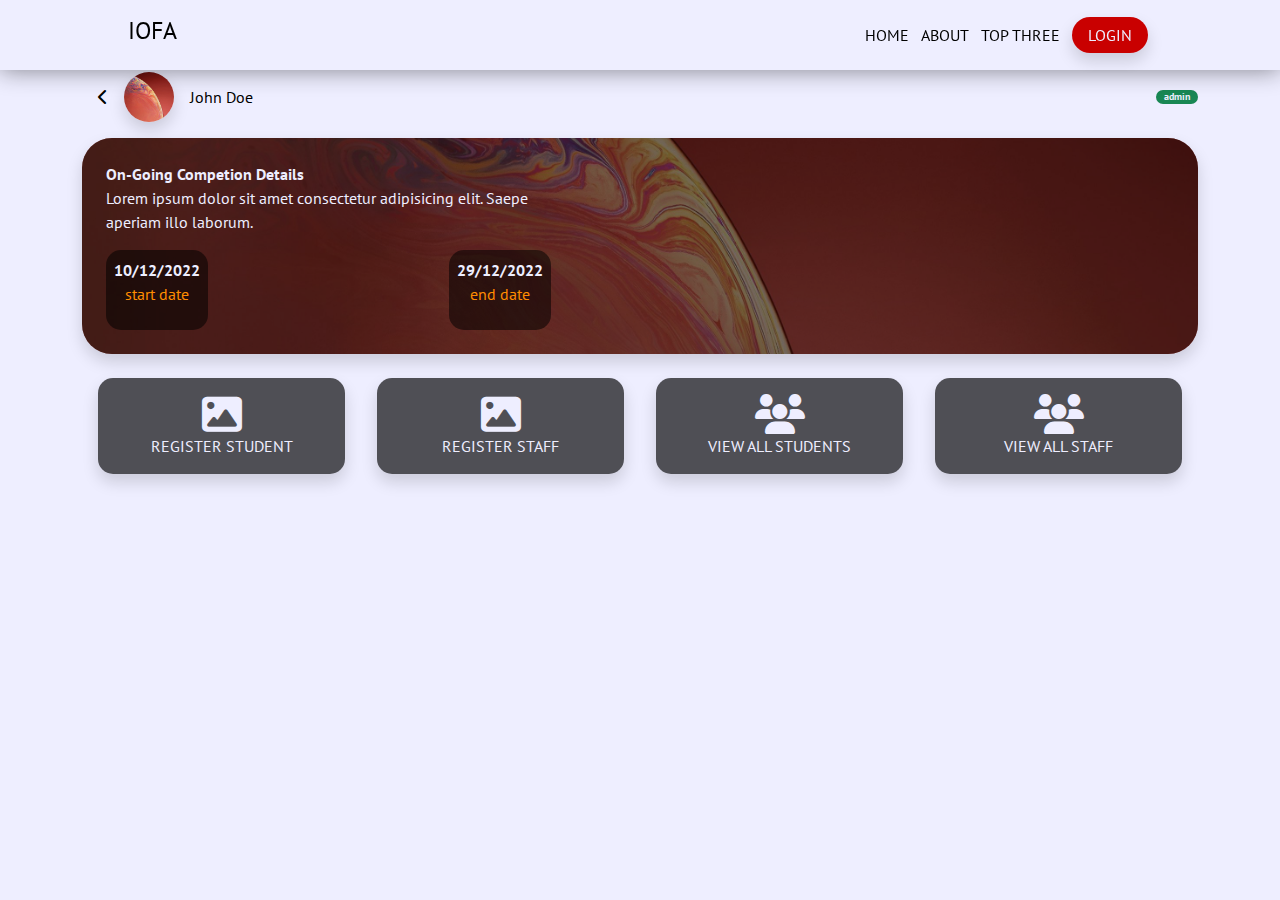
<file: IoFA/admin_dashboard.html>
<!DOCTYPE html>
<html lang="en">

<head>
  <meta charset="UTF-8">
  <meta http-equiv="X-UA-Compatible" content="IE=edge">
  <meta name="viewport" content="width=device-width, initial-scale=1.0">
  <title>dashboard</title>
  <link rel="stylesheet" href="dashboard.css">
  <link rel="stylesheet" href="index.css">
  <link rel="stylesheet" href="bootstrap.css">
  <link rel="stylesheet" href="https://cdnjs.cloudflare.com/ajax/libs/font-awesome/6.1.1/css/all.min.css">

</head>

<body id="body" class="bg3">
  <header class="header bg3 scrolled" id="header">
    <a href="#">
      <h4 class="t0">IOFA</h4>
    </a>
    <div class="nav-container bg3 " id="nav-container">
      <div class="dflex w-100 djcsb p-4 d-md-none">
        <a href="#">
          <h4 class="t0">IOFA</h4>
        </a>
        <i id="nav-x" class=" fas fa-close d-block p-2 dbor15 t1" onclick="
            DOM.remState('nav-container','open');
            DOM.remState('body','doverh');
            "></i>
      </div>
      <div class="my-4 d-md-none"></div>
      <nav class="nav-links px-3 px-md-0">
        <a href="index.html" class="display-block app-nav-link mx-1 mb-2 mb-md-0">HOME</a>
        <a href="index.html#about-sect" class="display-block app-nav-link mx-1 mb-2 mb-md-0">ABOUT</a>
        <a href="top_three.html" class="display-block app-nav-link mx-1 mb-2 mb-md-0">TOP THREE</a>
        <a href="#" class="display-block app-btn shadow mx-1 px-3 py-2 bg1 t3 text-center">LOGIN</a>
      </nav>
    </div>
    <i id="nav-x" class="d-md-none fas fa-bars d-block p-2 dbor15 t1" onclick="
                DOM.addState('nav-container','open');
            DOM.addState('body','doverh');
                "></i>
  </header>
  <main class="main pt-5 mt-4">
    <section class="dashboard-home">
      <div class="container mb-5">
        <div class="col-12 dflex dalc">
          <div class="w-100 dflex dalc">
            <i class="fas fa-chevron-left px-3" onclick="history.back()"></i>
            <img src="img/about.jpg" alt="..." height="50" width="50" class="shadow rounded-circle me-3">
            <p class="m-0">John Doe</p>
          </div>
          <b class="dblock px-2 bg-success t3 dbor10 dfont-xs">admin</b>
        </div>
        <a href="student_on_going_competition.html" class="dtdn dblock">
          <div class="mt-3 p-2 p-md-4 col-12 dbor30 dflex flex-wrap doverh shadow py-2 bg03 dposr">
            <img src="img/about.jpg" alt="..." class="w-100 h-100 dposa dt0 dl0 dz-1">
            <div class="col-12 col-md-5 t3">
              <b>On-Going Competion Details</b>
              <p>
                Lorem ipsum dolor sit amet consectetur adipisicing elit. Saepe aperiam illo laborum.
              </p>
              <div class="dflex djcsb">
                <div class="dflex dbor15 bg03 p-2 flex-column justify-content-center align-items-center">
                  <b>10/12/2022</b>
                  <p class="t2">start date</p>
                </div>
                <div class="dflex dbor15 bg03 p-2 flex-column justify-content-center align-items-center">
                  <b>29/12/2022</b>
                  <p class="t2">end date</p>
                </div>
              </div>
            </div>
          </div>
        </a>
        <div class="mt-4 col-12 dflex flex-wrap djcc">
          <a href="staff_dashboard_register_student.html"
            class="col-6 dblock dtdn col-md-3 px-1 px-md-2 px-lg-3 my-2 my-md-0  ">
            <div class="dflex dfdc djcc dalc dbor15 bg02 py-3 shadow dbtn1"><i class="fs-1 fas fa-image t3"></i>
              <span class="text-center t3">REGISTER STUDENT</span>
            </div>
          </a>
          <a href="admin_dashboard_register_staff.html" class="col-6 dblock dtdn col-md-3 px-1 px-md-2 px-lg-3 my-2 my-md-0  ">
            <div class="dflex dfdc djcc dalc dbor15 bg02 py-3 shadow dbtn1"><i class="fs-1 fas fa-image t3"></i>
              <span class="text-center t3">REGISTER STAFF</span>
            </div>
          </a>
          <a href="staff_dashboard_all_students.html" class="col-6 dblock dtdn col-md-3 px-1 px-md-2 px-lg-3 my-2 my-md-0  ">
            <div class="dflex dfdc djcc dalc dbor15 bg02 py-3 shadow dbtn1"><i class="fs-1 fas fa-users t3"></i>
              <span class="text-center t3">VIEW ALL STUDENTS</span>
            </div>
          </a>
          <a href="staff_dashboard_all_students.html" class="col-6 dblock dtdn col-md-3 px-1 px-md-2 px-lg-3 my-2 my-md-0  ">
            <div class="dflex dfdc djcc dalc dbor15 bg02 py-3 shadow dbtn1"><i class="fs-1 fas fa-users t3"></i>
              <span class="text-center t3">VIEW ALL STAFF</span>
            </div>
          </a>
        </div>
      </div>
      </div>
    </section>
  </main>
</body>

</html>
</file>
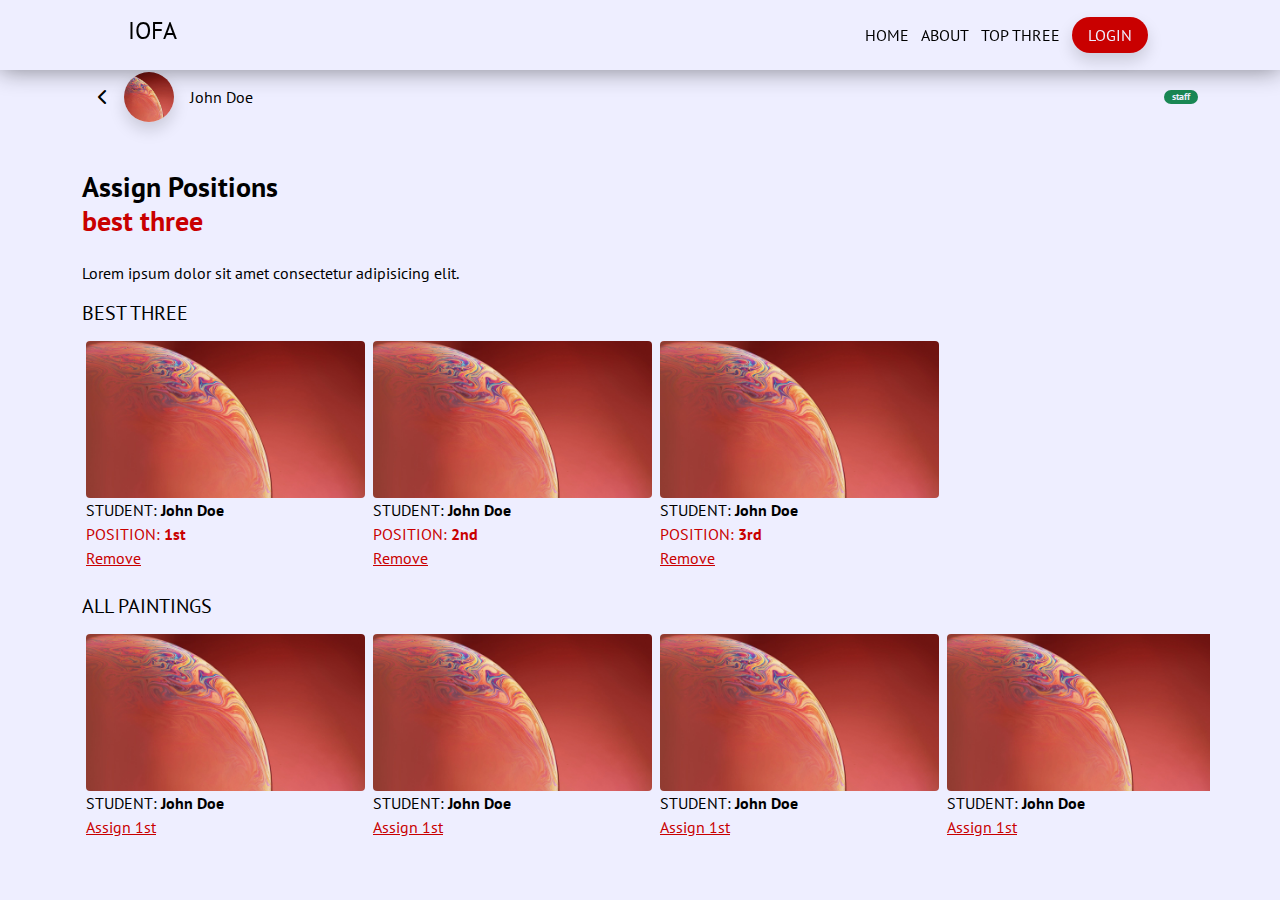
<file: IoFA/assign_position.html>
<!DOCTYPE html>
<html lang="en">

<head>
  <meta charset="UTF-8">
  <meta http-equiv="X-UA-Compatible" content="IE=edge">
  <meta name="viewport" content="width=device-width, initial-scale=1.0">
  <title>dashboard</title>
  <link rel="stylesheet" href="dashboard.css">
  <link rel="stylesheet" href="index.css">
  <link rel="stylesheet" href="bootstrap.css">
  <link rel="stylesheet" href="https://cdnjs.cloudflare.com/ajax/libs/font-awesome/6.1.1/css/all.min.css">

</head>

<body id="body" class="bg3">
  <header class="header bg3 scrolled" id="header">
    <a href="#">
      <h4 class="t0">IOFA</h4>
    </a>
    <div class="nav-container bg3 " id="nav-container">
      <div class="dflex w-100 djcsb p-4 d-md-none">
        <a href="#">
          <h4 class="t0">IOFA</h4>
        </a>
        <i id="nav-x" class=" fas fa-close d-block p-2 dbor15 t1" onclick="
            DOM.remState('nav-container','open');
            DOM.remState('body','doverh');
            "></i>
      </div>
      <div class="my-4 d-md-none"></div>
      <nav class="nav-links px-3 px-md-0">
        <a href="index.html" class="display-block app-nav-link mx-1 mb-2 mb-md-0">HOME</a>
        <a href="index.html#about-sect" class="display-block app-nav-link mx-1 mb-2 mb-md-0">ABOUT</a>
        <a href="top_three.html" class="display-block app-nav-link mx-1 mb-2 mb-md-0">TOP THREE</a>
        <a href="#" class="display-block app-btn shadow mx-1 px-3 py-2 bg1 t3 text-center">LOGIN</a>
      </nav>
    </div>
    <i id="nav-x" class="d-md-none fas fa-bars d-block p-2 dbor15 t1" onclick="
                DOM.addState('nav-container','open');
            DOM.addState('body','doverh');
                "></i>
  </header>
  <main class="main pt-5 mt-4">
    <section class="dashboard-home">
      <div class="container mb-5">
        <div class="col-12 dflex dalc">
          <div class="w-100 dflex dalc">
            <i class="fas fa-chevron-left px-3" onclick="history.back()"></i>
            <img src="img/about.jpg" alt="..." height="50" width="50" class="shadow rounded-circle me-3">
            <p class="m-0">John Doe</p>
          </div>
          <b class="dblock px-2 bg-success t3 dbor10 dfont-xs">staff</b>
        </div>



      </div>
      </div>
    </section>
    <section class="pb-3">
      <div class="container">
        <div class="row">
          <h3><b>Assign Positions </b>&nbsp;&nbsp;<b class="t1">
              <p>best three</p>
            </b></h3>
          <p>Lorem ipsum dolor sit amet consectetur adipisicing elit.</p>
          <h5>BEST THREE</h5>
          <div class="col-12 doverxa">
            <div class="w-100 d-inline-flex my-2">
              <div class="col-8 col-md-4 col-lg-3 mx-1">
                <img src="img/about.jpg" alt="..." class="rounded w-100 img-fluid">
                <p class="mb-0">STUDENT: <b>John Doe</b></p>
                <p class="mb-0 t1">POSITION: <b>1st</b></p>
                <a href="#" class="t1">Remove</a>
              </div>
              <div class="col-8 col-md-4 col-lg-3 mx-1">
                <img src="img/about.jpg" alt="..." class="rounded w-100 img-fluid">
                <p class="mb-0">STUDENT: <b>John Doe</b></p>
                <p class="mb-0 t1">POSITION: <b>2nd</b></p>
                <a href="#" class="t1">Remove</a>
              </div>
              <div class="col-8 col-md-4 col-lg-3 mx-1">
                <img src="img/about.jpg" alt="..." class="rounded w-100 img-fluid">
                <p class="mb-0">STUDENT: <b>John Doe</b></p>
                <p class="mb-0 t1">POSITION: <b>3rd</b></p>
                <a href="#" class="t1">Remove</a>
              </div>
            </div>
          </div>
          <div class="py-2"></div>
          <h5>ALL PAINTINGS</h5>
          <div class="col-12 doverxa">
            <div class="w-100 d-inline-flex my-2">
              <div class="col-8 col-md-4 col-lg-3 mx-1">
                <img src="img/about.jpg" alt="..." class="rounded w-100 img-fluid">
                <p class="mb-0">STUDENT: <b>John Doe</b></p>
                <a href="#" class="t1">Assign 1st</a>
              </div>
              <div class="col-8 col-md-4 col-lg-3 mx-1">
                <img src="img/about.jpg" alt="..." class="rounded w-100 img-fluid">
                <p class="mb-0">STUDENT: <b>John Doe</b></p>
                <a href="#" class="t1">Assign 1st</a>
              </div>
              <div class="col-8 col-md-4 col-lg-3 mx-1">
                <img src="img/about.jpg" alt="..." class="rounded w-100 img-fluid">
                <p class="mb-0">STUDENT: <b>John Doe</b></p>
                <a href="#" class="t1">Assign 1st</a>
              </div>
              <div class="col-8 col-md-4 col-lg-3 mx-1">
                <img src="img/about.jpg" alt="..." class="rounded w-100 img-fluid">
                <p class="mb-0">STUDENT: <b>John Doe</b></p>
                <a href="#" class="t1">Assign 1st</a>
              </div>
              <div class="col-8 col-md-4 col-lg-3 mx-1">
                <img src="img/about.jpg" alt="..." class="rounded w-100 img-fluid">
                <p class="mb-0">STUDENT: <b>John Doe</b></p>
                <a href="#" class="t1">Assign 1st</a>
              </div>
            </div>
          </div>
        </div>
      </div>
    </section>
  </main>
</body>
<script src="index.js"></script>

</html>
</file>
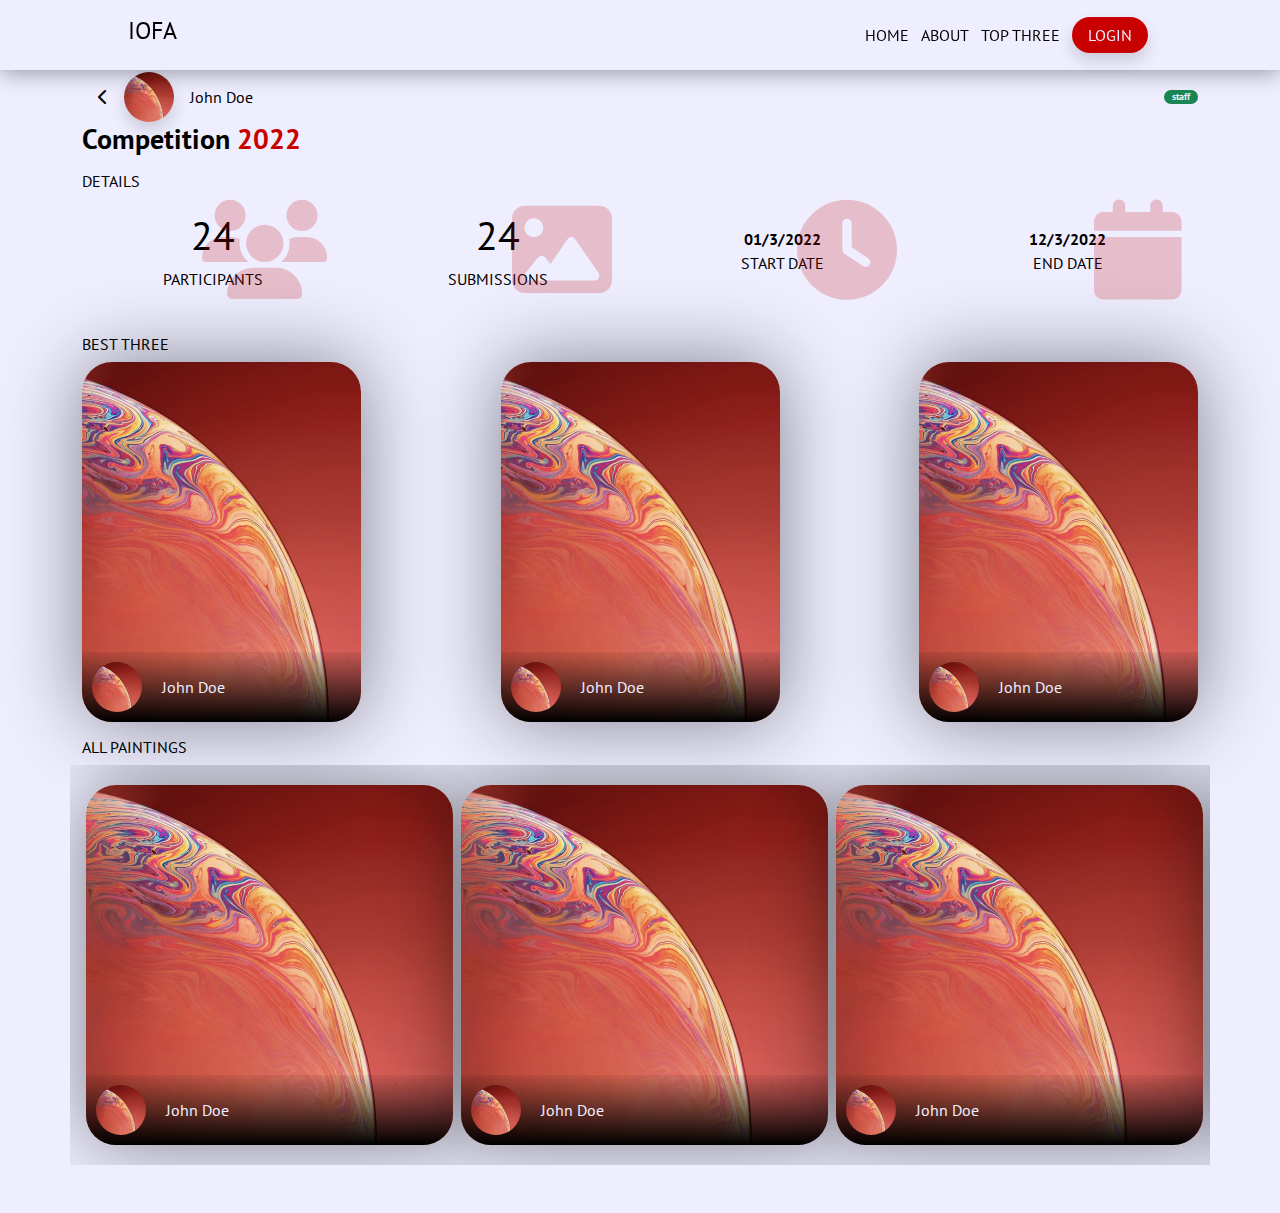
<file: IoFA/competition_details.html>
<!DOCTYPE html>
<html lang="en">

<head>
  <meta charset="UTF-8">
  <meta http-equiv="X-UA-Compatible" content="IE=edge">
  <meta name="viewport" content="width=device-width, initial-scale=1.0">
  <title>dashboard</title>
  <link rel="stylesheet" href="dashboard.css">
  <link rel="stylesheet" href="index.css">
  <link rel="stylesheet" href="bootstrap.css">
  <link rel="stylesheet" href="https://cdnjs.cloudflare.com/ajax/libs/font-awesome/6.1.1/css/all.min.css">

</head>

<body id="body" class="bg3">
  <header class="header bg3 scrolled" id="header">
    <a href="#">
      <h4 class="t0">IOFA</h4>
    </a>
    <div class="nav-container bg3 " id="nav-container">
      <div class="dflex w-100 djcsb p-4 d-md-none">
        <a href="#">
          <h4 class="t0">IOFA</h4>
        </a>
        <i id="nav-x" class=" fas fa-close d-block p-2 dbor15 t1" onclick="
            DOM.remState('nav-container','open');
            DOM.remState('body','doverh');
            "></i>
      </div>
      <div class="my-4 d-md-none"></div>
      <nav class="nav-links px-3 px-md-0">
        <a href="index.html" class="display-block app-nav-link mx-1 mb-2 mb-md-0">HOME</a>
        <a href="index.html#about-sect" class="display-block app-nav-link mx-1 mb-2 mb-md-0">ABOUT</a>
        <a href="top_three.html" class="display-block app-nav-link mx-1 mb-2 mb-md-0">TOP THREE</a>
        <a href="#" class="display-block app-btn shadow mx-1 px-3 py-2 bg1 t3 text-center">LOGIN</a>
      </nav>
    </div>
    <i id="nav-x" class="d-md-none fas fa-bars d-block p-2 dbor15 t1" onclick="
                DOM.addState('nav-container','open');
            DOM.addState('body','doverh');
                "></i>
  </header>
  <main class="main pt-5 mt-4">
    <section class="dashboard-home">
      <div class="container mb-5">
        <div class="col-12 dflex dalc">
          <div class="w-100 dflex dalc">
            <i class="fas fa-chevron-left px-3" onclick="history.back()"></i>
            <img src="img/about.jpg" alt="..." height="50" width="50" class="shadow rounded-circle me-3">
            <p class="m-0">John Doe</p>
          </div>
          <b class="dblock px-2 bg-success t3 dbor10 dfont-xs">staff</b>
        </div>
        <h3><b>Competition <span class="t1"> 2022</span></b></h3>
        <div class="row my-3">
          <h6>DETAILS</h6>
            <div class="col-6 col-md-3 my-2 p-1 d-flex dfdc djcc dalc dposr">
              <h1>24</h1>
              <p>PARTICIPANTS</p>
              <i class="fas fa-users big-icon t1 dopa2 dposa db10 dr10"></i>
            </div>
            <div class="col-6 col-md-3 my-2 p-1 d-flex dfdc djcc dalc dposr">
              <h1>24</h1>
              <p>SUBMISSIONS</p>
              <i class="fas fa-image big-icon t1 dopa2 dposa db10 dr10"></i>
            </div>
            <div class="col-6 col-md-3 my-2 p-1 d-flex dfdc djcc dalc dposr">
              <b>01/3/2022</b>
              <p>START DATE</p>
              <i class="fas fa-clock big-icon t1 dopa2 dposa db10 dr10"></i>
            </div>
            <div class="col-6 col-md-3 my-2 p-1 d-flex dfdc djcc dalc dposr">
              <b>12/3/2022</b>
              <p>END DATE</p>
              <i class="fas fa-calendar big-icon t1 dopa2 dposa db10 dr10"></i>
            </div>
        </div>
        <div class="row my-3">
          <h6>BEST THREE</h6>
          <div class="dflex djcsb flex-wrap">
            <div class="col-11 col-md-3">
              <div class="app-card1 w-100" data-poem="hello world" data-prize="Apple iPhone 13 pro">
                <img src="img/about.jpg" alt="..." id="bg-img" class="w-100 h-100 ">
                <div class="label">
                  <img src="img/about.jpg" id="profile-pic" alt="...">
                  <p class="t3 m-0" id="name">John Doe</p>
                </div>
              </div>
            </div>
          
            <div class="col-11 col-md-3">
              <div class="app-card1 w-100" data-poem="hello world" data-prize="Apple iPhone 13 pro">
                <img src="img/about.jpg" alt="..." id="bg-img" class="w-100 h-100 ">
                <div class="label">
                  <img src="img/about.jpg" id="profile-pic" alt="...">
                  <p class="t3 m-0" id="name">John Doe</p>
                </div>
              </div>
            </div>
            <div class="col-11 col-md-3">
              <div class="app-card1 w-100" data-poem="hello world" data-prize="Apple iPhone 13 pro">
                <img src="img/about.jpg" alt="..." id="bg-img" class="w-100 h-100 ">
                <div class="label">
                  <img src="img/about.jpg" id="profile-pic" alt="...">
                  <p class="t3 m-0" id="name">John Doe</p>
                </div>
              </div>
            </div>
          </div>
        </div>
        <div class="row my-3">
          <h6>ALL PAINTINGS</h6>
          <div class="w-100 doverxa">
            <div class="dwfit py-3 dflex">
              <div class="col-3 p-1 dmw300">
                <div class="app-card1 w-100" data-poem="hello world" data-prize="Apple iPhone 13 pro">
                  <img src="img/about.jpg" alt="..." id="bg-img" class="w-100 h-100 ">
                  <div class="label">
                    <img src="img/about.jpg" id="profile-pic" alt="...">
                    <p class="t3 m-0" id="name">John Doe</p>
                  </div>
                </div>
              </div>
              <div class="col-3 p-1 dmw300">
                <div class="app-card1 w-100" data-poem="hello world" data-prize="Apple iPhone 13 pro">
                  <img src="img/about.jpg" alt="..." id="bg-img" class="w-100 h-100 ">
                  <div class="label">
                    <img src="img/about.jpg" id="profile-pic" alt="...">
                    <p class="t3 m-0" id="name">John Doe</p>
                  </div>
                </div>
              </div>
              <div class="col-3 p-1 dmw300">
                <div class="app-card1 w-100" data-poem="hello world" data-prize="Apple iPhone 13 pro">
                  <img src="img/about.jpg" alt="..." id="bg-img" class="w-100 h-100 ">
                  <div class="label">
                    <img src="img/about.jpg" id="profile-pic" alt="...">
                    <p class="t3 m-0" id="name">John Doe</p>
                  </div>
                </div>
              </div>
              <div class="col-3 p-1 dmw300">
                <div class="app-card1 w-100" data-poem="hello world" data-prize="Apple iPhone 13 pro">
                  <img src="img/about.jpg" alt="..." id="bg-img" class="w-100 h-100 ">
                  <div class="label">
                    <img src="img/about.jpg" id="profile-pic" alt="...">
                    <p class="t3 m-0" id="name">John Doe</p>
                  </div>
                </div>
              </div>
              <div class="col-3 p-1 dmw300">
                <div class="app-card1 w-100" data-poem="hello world" data-prize="Apple iPhone 13 pro">
                  <img src="img/about.jpg" alt="..." id="bg-img" class="w-100 h-100 ">
                  <div class="label">
                    <img src="img/about.jpg" id="profile-pic" alt="...">
                    <p class="t3 m-0" id="name">John Doe</p>
                  </div>
                </div>
              </div>
            </div>
          </div>
        </div>

        
      </div>
      </div>
    </section>
  </main>
</body>

</html>
</file>
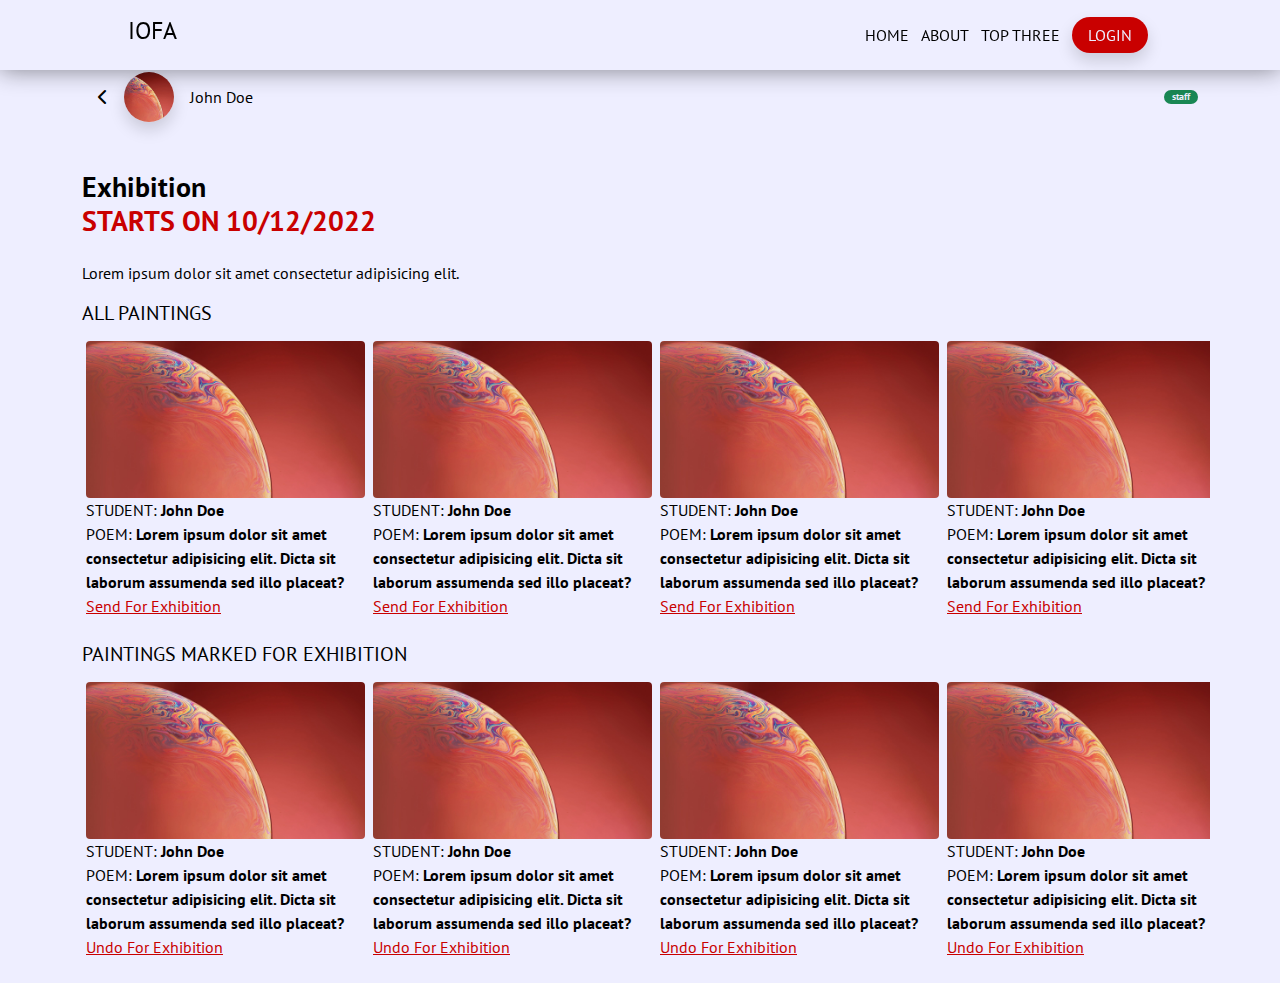
<file: IoFA/exhibition.html>
<!DOCTYPE html>
<html lang="en">

<head>
  <meta charset="UTF-8">
  <meta http-equiv="X-UA-Compatible" content="IE=edge">
  <meta name="viewport" content="width=device-width, initial-scale=1.0">
  <title>dashboard</title>
  <link rel="stylesheet" href="dashboard.css">
  <link rel="stylesheet" href="index.css">
  <link rel="stylesheet" href="bootstrap.css">
  <link rel="stylesheet" href="https://cdnjs.cloudflare.com/ajax/libs/font-awesome/6.1.1/css/all.min.css">

</head>

<body id="body" class="bg3">
  <header class="header bg3 scrolled" id="header">
    <a href="#">
      <h4 class="t0">IOFA</h4>
    </a>
    <div class="nav-container bg3 " id="nav-container">
      <div class="dflex w-100 djcsb p-4 d-md-none">
        <a href="#">
          <h4 class="t0">IOFA</h4>
        </a>
        <i id="nav-x" class=" fas fa-close d-block p-2 dbor15 t1" onclick="
            DOM.remState('nav-container','open');
            DOM.remState('body','doverh');
            "></i>
      </div>
      <div class="my-4 d-md-none"></div>
      <nav class="nav-links px-3 px-md-0">
        <a href="index.html" class="display-block app-nav-link mx-1 mb-2 mb-md-0">HOME</a>
        <a href="index.html#about-sect" class="display-block app-nav-link mx-1 mb-2 mb-md-0">ABOUT</a>
        <a href="top_three.html" class="display-block app-nav-link mx-1 mb-2 mb-md-0">TOP THREE</a>
        <a href="#" class="display-block app-btn shadow mx-1 px-3 py-2 bg1 t3 text-center">LOGIN</a>
      </nav>
    </div>
    <i id="nav-x" class="d-md-none fas fa-bars d-block p-2 dbor15 t1" onclick="
                DOM.addState('nav-container','open');
            DOM.addState('body','doverh');
                "></i>
  </header>
  <main class="main pt-5 mt-4">
    <section class="dashboard-home">
      <div class="container mb-5">
        <div class="col-12 dflex dalc">
          <div class="w-100 dflex dalc">
            <i class="fas fa-chevron-left px-3" onclick="history.back()"></i>
            <img src="img/about.jpg" alt="..." height="50" width="50" class="shadow rounded-circle me-3">
            <p class="m-0">John Doe</p>
          </div>
          <b class="dblock px-2 bg-success t3 dbor10 dfont-xs">staff</b>
        </div>



      </div>
      </div>
    </section>
    <section class="pb-3">
      <div class="container">
        <div class="row">
          <h3><b>Exhibition</b>&nbsp;&nbsp;<b class="t1"><p>STARTS ON 10/12/2022</p></b></h3>
          <p>Lorem ipsum dolor sit amet consectetur adipisicing elit.</p>
          <h5>ALL PAINTINGS</h5>
          <div class="col-12 doverxa">
            <div class="w-100 d-inline-flex my-2">
              <div class="col-8 col-md-4 col-lg-3 mx-1">
                <img src="img/about.jpg" alt="..." class="rounded w-100 img-fluid">
                <p class="mb-0">STUDENT: <b>John Doe</b></p>
                <p class="mb-0">POEM: <b>Lorem ipsum dolor sit amet consectetur adipisicing elit. Dicta sit laborum assumenda sed illo placeat?</b></p>
                <a href="#" class="t1">Send For Exhibition</a>
              </div>
              <div class="col-8 col-md-4 col-lg-3 mx-1">
                <img src="img/about.jpg" alt="..." class="rounded w-100 img-fluid">
                <p class="mb-0">STUDENT: <b>John Doe</b></p>
                <p class="mb-0">POEM: <b>Lorem ipsum dolor sit amet consectetur adipisicing elit. Dicta sit laborum assumenda sed illo
                    placeat?</b></p>
                <a href="#" class="t1">Send For Exhibition</a>
              </div>
              <div class="col-8 col-md-4 col-lg-3 mx-1">
                <img src="img/about.jpg" alt="..." class="rounded w-100 img-fluid">
                <p class="mb-0">STUDENT: <b>John Doe</b></p>
                <p class="mb-0">POEM: <b>Lorem ipsum dolor sit amet consectetur adipisicing elit. Dicta sit laborum assumenda sed illo
                    placeat?</b></p>
                <a href="#" class="t1">Send For Exhibition</a>
              </div>
              <div class="col-8 col-md-4 col-lg-3 mx-1">
                <img src="img/about.jpg" alt="..." class="rounded w-100 img-fluid">
                <p class="mb-0">STUDENT: <b>John Doe</b></p>
                <p class="mb-0">POEM: <b>Lorem ipsum dolor sit amet consectetur adipisicing elit. Dicta sit laborum assumenda sed illo
                    placeat?</b></p>
                <a href="#" class="t1">Send For Exhibition</a>
              </div>
              <div class="col-8 col-md-4 col-lg-3 mx-1">
                <img src="img/about.jpg" alt="..." class="rounded w-100 img-fluid">
                <p class="mb-0">STUDENT: <b>John Doe</b></p>
                <p class="mb-0">POEM: <b>Lorem ipsum dolor sit amet consectetur adipisicing elit. Dicta sit laborum assumenda sed illo
                    placeat?</b></p>
                <a href="#" class="t1">Send For Exhibition</a>
              </div>
            </div>
          </div>
          <div class="py-2"></div>
          <h5>PAINTINGS MARKED FOR EXHIBITION</h5>
          <div class="col-12 doverxa">
            <div class="w-100 d-inline-flex my-2">
              <div class="col-8 col-md-4 col-lg-3 mx-1">
                <img src="img/about.jpg" alt="..." class="rounded w-100 img-fluid">
                <p class="mb-0">STUDENT: <b>John Doe</b></p>
                <p class="mb-0">POEM: <b>Lorem ipsum dolor sit amet consectetur adipisicing elit. Dicta sit laborum assumenda sed
                    illo placeat?</b></p>
                <a href="#" class="t1">Undo For Exhibition</a>
              </div>
              <div class="col-8 col-md-4 col-lg-3 mx-1">
                <img src="img/about.jpg" alt="..." class="rounded w-100 img-fluid">
                <p class="mb-0">STUDENT: <b>John Doe</b></p>
                <p class="mb-0">POEM: <b>Lorem ipsum dolor sit amet consectetur adipisicing elit. Dicta sit laborum assumenda sed
                    illo
                    placeat?</b></p>
                <a href="#" class="t1">Undo For Exhibition</a>
              </div>
              <div class="col-8 col-md-4 col-lg-3 mx-1">
                <img src="img/about.jpg" alt="..." class="rounded w-100 img-fluid">
                <p class="mb-0">STUDENT: <b>John Doe</b></p>
                <p class="mb-0">POEM: <b>Lorem ipsum dolor sit amet consectetur adipisicing elit. Dicta sit laborum assumenda sed
                    illo
                    placeat?</b></p>
                <a href="#" class="t1">Undo For Exhibition</a>
              </div>
              <div class="col-8 col-md-4 col-lg-3 mx-1">
                <img src="img/about.jpg" alt="..." class="rounded w-100 img-fluid">
                <p class="mb-0">STUDENT: <b>John Doe</b></p>
                <p class="mb-0">POEM: <b>Lorem ipsum dolor sit amet consectetur adipisicing elit. Dicta sit laborum assumenda sed
                    illo
                    placeat?</b></p>
                <a href="#" class="t1">Undo For Exhibition</a>
              </div>
              <div class="col-8 col-md-4 col-lg-3 mx-1">
                <img src="img/about.jpg" alt="..." class="rounded w-100 img-fluid">
                <p class="mb-0">STUDENT: <b>John Doe</b></p>
                <p class="mb-0">POEM: <b>Lorem ipsum dolor sit amet consectetur adipisicing elit. Dicta sit laborum assumenda sed
                    illo
                    placeat?</b></p>
                <a href="#" class="t1">Undo For Exhibition</a>
              </div>
            </div>
          </div>
        </div>
      </div>
    </section>
  </main>
</body>
<script src="index.js"></script>

</html>
</file>
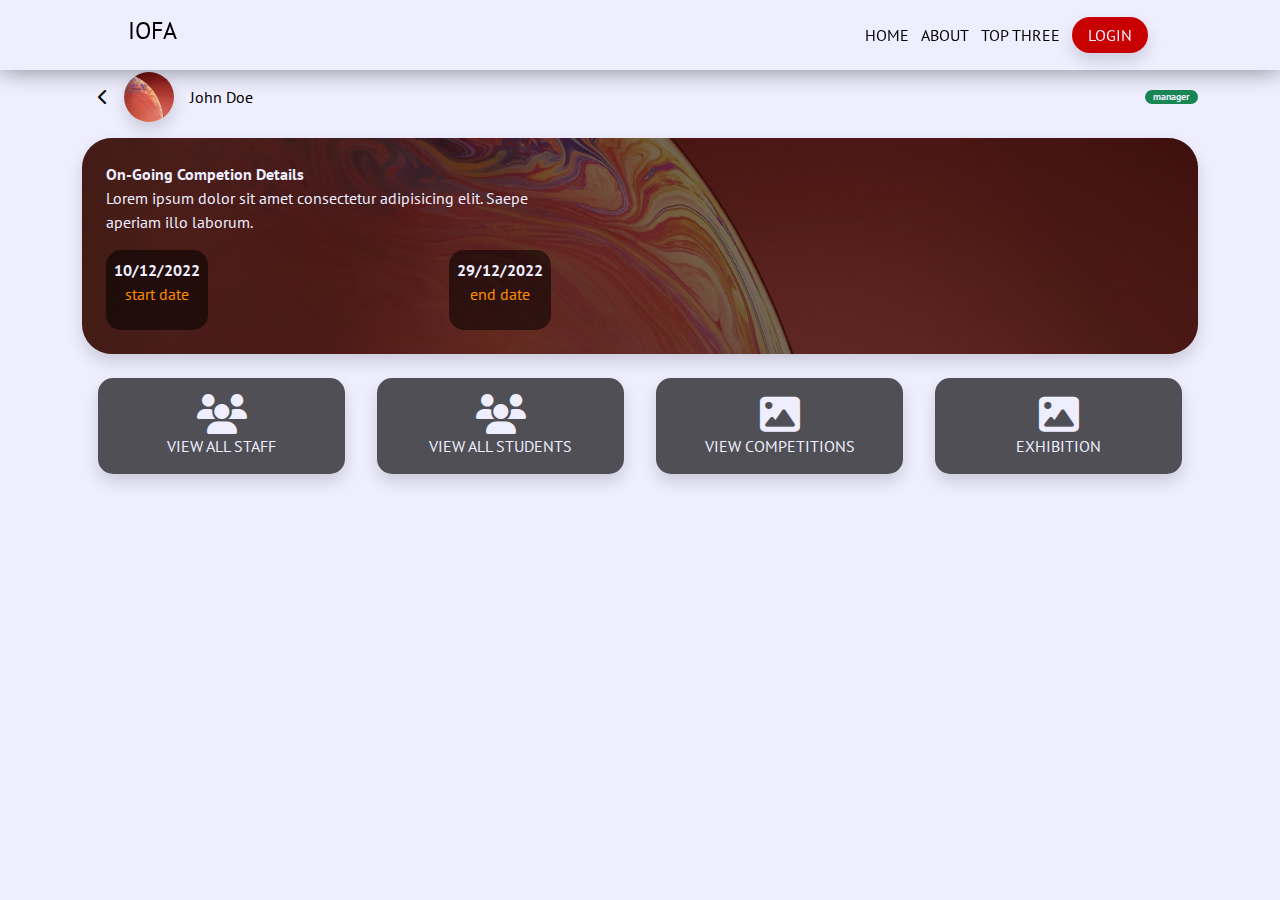
<file: IoFA/manager_dashboard.html>
<!DOCTYPE html>
<html lang="en">

<head>
  <meta charset="UTF-8">
  <meta http-equiv="X-UA-Compatible" content="IE=edge">
  <meta name="viewport" content="width=device-width, initial-scale=1.0">
  <title>dashboard</title>
  <link rel="stylesheet" href="dashboard.css">
  <link rel="stylesheet" href="index.css">
  <link rel="stylesheet" href="bootstrap.css">
  <link rel="stylesheet" href="https://cdnjs.cloudflare.com/ajax/libs/font-awesome/6.1.1/css/all.min.css">

</head>

<body id="body" class="bg3">
  <header class="header bg3 scrolled" id="header">
    <a href="#">
      <h4 class="t0">IOFA</h4>
    </a>
    <div class="nav-container bg3 " id="nav-container">
      <div class="dflex w-100 djcsb p-4 d-md-none">
        <a href="#">
          <h4 class="t0">IOFA</h4>
        </a>
        <i id="nav-x" class=" fas fa-close d-block p-2 dbor15 t1" onclick="
            DOM.remState('nav-container','open');
            DOM.remState('body','doverh');
            "></i>
      </div>
      <div class="my-4 d-md-none"></div>
      <nav class="nav-links px-3 px-md-0">
        <a href="index.html" class="display-block app-nav-link mx-1 mb-2 mb-md-0">HOME</a>
        <a href="index.html#about-sect" class="display-block app-nav-link mx-1 mb-2 mb-md-0">ABOUT</a>
        <a href="top_three.html" class="display-block app-nav-link mx-1 mb-2 mb-md-0">TOP THREE</a>
        <a href="#" class="display-block app-btn shadow mx-1 px-3 py-2 bg1 t3 text-center">LOGIN</a>
      </nav>
    </div>
    <i id="nav-x" class="d-md-none fas fa-bars d-block p-2 dbor15 t1" onclick="
                DOM.addState('nav-container','open');
            DOM.addState('body','doverh');
                "></i>
  </header>
  <main class="main pt-5 mt-4">
    <section class="dashboard-home">
      <div class="container mb-5">
        <div class="col-12 dflex dalc">
          <div class="w-100 dflex dalc">
            <i class="fas fa-chevron-left px-3" onclick="history.back()"></i>
            <img src="img/about.jpg" alt="..." height="50" width="50" class="shadow rounded-circle me-3">
            <p class="m-0">John Doe</p>
          </div>
          <b class="dblock px-2 bg-success t3 dbor10 dfont-xs">manager</b>
        </div>
        <a href="on_going_competition.html" class="dtdn dblock">
          <div class="mt-3 p-2 p-md-4 col-12 dbor30 dflex flex-wrap doverh shadow py-2 bg03 dposr">
            <img src="img/about.jpg" alt="..." class="w-100 h-100 dposa dt0 dl0 dz-1">
            <div class="col-12 col-md-5 t3">
              <b>On-Going Competion Details</b>
              <p>
                Lorem ipsum dolor sit amet consectetur adipisicing elit. Saepe aperiam illo laborum.
              </p>
              <div class="dflex djcsb">
                <div class="dflex dbor15 bg03 p-2 flex-column justify-content-center align-items-center">
                  <b>10/12/2022</b>
                  <p class="t2">start date</p>
                </div>
                <div class="dflex dbor15 bg03 p-2 flex-column justify-content-center align-items-center">
                  <b>29/12/2022</b>
                  <p class="t2">end date</p>
                </div>
              </div>
            </div>
          </div>
        </a>
        <div class="mt-4 col-12 dflex flex-wrap djcc">
          <a href="staff_dashboard_all_students.html" class="col-6 dblock dtdn col-md-3 px-1 px-md-2 px-lg-3 my-2 my-md-0  ">
            <div class="dflex dfdc djcc dalc dbor15 bg02 py-3 shadow dbtn1"><i class="fs-1 fas fa-users t3"></i>
              <span class="text-center t3">VIEW ALL STAFF</span>
            </div>
          </a>
          <a href="staff_dashboard_all_students.html"
            class="col-6 dblock dtdn col-md-3 px-1 px-md-2 px-lg-3 my-2 my-md-0  ">
            <div class="dflex dfdc djcc dalc dbor15 bg02 py-3 shadow dbtn1"><i class="fs-1 fas fa-users t3"></i>
              <span class="text-center t3">VIEW ALL STUDENTS</span>
            </div>
          </a>
          <a href="view_competitions.html" class="col-6 dblock dtdn col-md-3 px-1 px-md-2 px-lg-3 my-2 my-md-0  ">
            <div class="dflex dfdc djcc dalc dbor15 bg02 py-3 shadow dbtn1"><i class="fs-1 fas fa-image t3"></i>
              <span class="text-center t3">VIEW COMPETITIONS</span>
            </div>
          </a>
          <a href="view_exhibition.html" class="col-6 dblock dtdn col-md-3 px-1 px-md-2 px-lg-3 my-2 my-md-0  ">
            <div class="dflex dfdc djcc dalc dbor15 bg02 py-3 shadow dbtn1"><i class="fs-1 fas fa-image t3"></i>
              <span class="text-center t3">EXHIBITION</span>
            </div>
          </a>
        </div>
      </div>
      </div>
    </section>
  </main>
</body>

</html>
</file>
<file: IoFA/index.css>
header.header {
  display: -webkit-box;
  display: -ms-flexbox;
  display: flex;
  -webkit-box-pack: justify;
      -ms-flex-pack: justify;
          justify-content: space-between;
  -webkit-box-align: center;
      -ms-flex-align: center;
          align-items: center;
  width: 100%;
  padding: 0 10vw;
  height: 70px;
  position: fixed;
  top: -100px;
  z-index: 10;
}

header.header.scrolled {
  -webkit-box-shadow: 0 0 25px #00000077;
          box-shadow: 0 0 25px #00000077;
  top: 0;
}

header.header a {
  text-decoration: none;
}

header.header .nav-container {
  width: -webkit-fit-content;
  width: -moz-fit-content;
  width: fit-content;
}

header.header .nav-container .app-nav-link {
  color: var(--C2);
}

.hero {
  display: -webkit-inline-box;
  display: -ms-inline-flexbox;
  display: inline-flex;
  height: Min(95vh, 180vw);
  overflow: hidden;
  width: 100%;
}

.hero .hero-main {
  height: 100%;
  display: -webkit-box;
  display: -ms-flexbox;
  display: flex;
  -webkit-box-orient: vertical;
  -webkit-box-direction: normal;
      -ms-flex-direction: column;
          flex-direction: column;
  width: Max(40vw, 300px);
  min-width: Max(40vw, 300px);
  -webkit-box-pack: center;
      -ms-flex-pack: center;
          justify-content: center;
  padding: 0 5vw;
}

.hero .hero-main.scrolled {
  opacity: 0;
  width: 0;
  overflow: hidden;
}

.hero .hero-second {
  width: 100vw;
  min-width: 100vw;
  height: 100%;
  padding: 25vh 6vw 5vh;
}

.hero .hero-second .hero-second-title {
  opacity: 0;
  display: none;
}

.hero .hero-second.scrolled .hero-second-title {
  opacity: 1;
  display: block;
}

.about-sect {
  background-image: url("img/about.jpg");
  background-attachment: fixed;
  background-color: #ffffff99;
  background-blend-mode: hue;
}

.app-btn {
  border-radius: 30px;
  -webkit-box-shadow: 0 0 10px #000000aa;
          box-shadow: 0 0 10px #000000aa;
  cursor: pointer;
}

.app-btn:hover {
  color: var(--hoverColor);
}

.app-card1 {
  border-radius: 30px;
  -webkit-box-shadow: 0 0 80px #00000077;
          box-shadow: 0 0 80px #00000077;
  height: 40vh;
  overflow: hidden;
  position: relative;
  cursor: pointer;
}

.app-card1 .label {
  background-image: -webkit-gradient(linear, left top, left bottom, from(#00000011), to(#000000));
  background-image: linear-gradient(top, #00000011, #000000);
  width: 100%;
  padding: 10px;
  position: absolute;
  bottom: 0;
  left: 0;
  display: -webkit-box;
  display: -ms-flexbox;
  display: flex;
  -webkit-box-align: center;
      -ms-flex-align: center;
          align-items: center;
}

.app-card1 .label img {
  height: 50px;
  width: 50px;
  border-radius: 50%;
  margin: 0 20px 0 0;
}

.big-icon {
  font-size: clamp(100px, 4vw, 130px);
}

.card1-pop {
  z-index: 12;
  visibility: hidden;
  border-radius: 30px;
  position: fixed;
  top: var(--c1y);
  left: var(--c1x);
  width: var(--c1w);
  height: var(--c1h);
  -webkit-box-shadow: 0 0 80px #00000077, 0 0 10px 10000px #000000aa;
          box-shadow: 0 0 80px #00000077, 0 0 10px 10000px #000000aa;
  overflow: hidden;
  cursor: pointer;
}

.card1-pop.open {
  visibility: visible;
}

.card1-pop .card1-pop-x {
  right: 20px;
  top: 20px;
  position: absolute;
  z-index: 4;
}

.card1-pop .label {
  opacity: 0;
  -webkit-transition: 0s;
  transition: 0s;
}

.card1-pop .card1-bg {
  opacity: 1;
}

.card1-pop.change .label {
  opacity: 1;
  -webkit-transition: .2s;
  transition: .2s;
}

.card1-pop .poem {
  text-shadow: 0 0 15px #000000dd;
}

.card1-pop .label {
  background-image: -webkit-gradient(linear, left top, left bottom, from(#00000011), to(#000000));
  background-image: linear-gradient(top, #00000011, #000000);
  width: 100%;
  padding: 10px;
  position: absolute;
  bottom: 0;
  left: 0;
}

.card1-pop .label img {
  height: 50px;
  width: 50px;
  border-radius: 50%;
  margin: 0 20px 0 0;
}

img {
  -o-object-fit: cover;
     object-fit: cover;
}

@media screen and (max-width: 768px) {
  .hero {
    height: 70vh;
    background-image: -webkit-gradient(linear, left bottom, left top, from(#eef), to(#00000000)), url(img/about.jpg);
    background-image: linear-gradient(to top, #eef, #00000000), url(img/about.jpg);
  }
  .hero .hero-main {
    width: 90% !important;
  }
  .header .nav-container {
    height: 100vh;
    width: Min(300px, 90vw);
    min-width: Min(250px, 80vw);
    position: fixed;
    top: 0;
    left: -100vw;
  }
  .header .nav-container.open {
    -webkit-box-shadow: 0 0 15px #00000099, 0 0 100px 1000px #000000dd;
            box-shadow: 0 0 15px #00000099, 0 0 100px 1000px #000000dd;
    left: 0;
  }
  .header .nav-container .nav-links {
    display: -webkit-box;
    display: -ms-flexbox;
    display: flex;
    -webkit-box-orient: vertical;
    -webkit-box-direction: normal;
        -ms-flex-direction: column;
            flex-direction: column;
  }
}
/*# sourceMappingURL=index.css.map */
</file>
<file: bakerz bite/css/diko.css>
@import url('https://fonts.googleapis.com/css2?family=PT+Sans:wght@400;700&display=swap');

*{padding: 0; margin: 0; box-sizing: border-box; background-size: cover; scroll-behavior: smooth; font-family:  'PT Sans', sans-serif; transition: 0.3s; object-fit:cover; background-size:cover;}
/*THIS CSS WAS WRITTEN BY diko*/
:root{
    --c1: #c90000;
    --c2: #ff8c00;
    --c3: #eef;
    --c4: #00000c;
    --c5: #00000010;
    --c6: #2443f3;
    --c7: #c9000011;
    --image: url('../img/book red bg.jpg');
    scrollbar-width: thin ;
    --hover-color:var(--c1);
}
*{scrollbar-width: thin ;}
*::-webkit-scrollbar{width: 10px;}
*::-webkit-scrollbar-thumb{width: 10px; background-color: var(--c1); border-radius: 3px; opacity: .5;}
*::-webkit-scrollbar-thumb:hover{opacity: 1}
a:hover{cursor:pointer;}

.dtitle-shadow{box-shadow: 0 0 10px #000}


/* BACKGROUND */
.bg1{background-color: var(--c1);}
.bg2{background-color: var(--c2);}
.bg3{background-color: var(--c3);}
.bg4{background-color: var(--c4);}
.bg5{background-color: var(--c5);}
.bg6{background-color: var(--c6);}
.bg7{background-color: var(--c7);}
.bgt{background-color: transparent;}

.t1{color: var(--c1);}
.t2{color: var(--c2);}
.t3{color: var(--c3);}
.t4{color: var(--c4);}
.t5{color: var(--c5);}
.t6{color: var(--c6);}
.t7{color: var(--c7);}

.t0{color: #000000;}
.t01{color: #000000dd;}
.t02{color: #000000aa;}
.t03{color: #00000088;}
.t04{color: #00000055;}
.t05{color: #00000022;}
.tf{color: #ffffff;}
.tf1{color: #ffffffdd;}
.tf2{color: #ffffffaa;}
.tf3{color: #ffffff88;}
.tf4{color: #ffffff55;}
.tf5{color: #ffffff22;}

.bg0{background-color: #000000;}
.bg01{background-color: #000000dd;}
.bg02{background-color: #000000aa;}
.bg03{background-color: #00000088;}
.bg04{background-color: #00000055;}
.bg05{background-color: #00000022;}
.bgf{background-color: #ffffff;}
.bgf1{background-color: #ffffffdd;}
.bgf2{background-color: #ffffffaa;}
.bgf3{background-color: #ffffff88;}
.bgf4{background-color: #ffffff55;}
.bgf5{background-color: #ffffff22;}
.dobjfc{object-fit:cover;background-size:cover}
/* BUTTON */
.dbtn{text-decoration: none; cursor: pointer; list-style: none;}
.dbtn1:hover{background-image: linear-gradient(rgba(0, 0, 0, 0.2), rgba(0, 0, 0, 0.1)); cursor: pointer;}
.dbtn2{box-shodow: 0 0 10px black inset}
.dbtn2:hover{box-shadow: 0 0 5px rgba(0, 0, 0, 0.5) , 0 0 10px black;}

/* FONT */
.dfbold{font-weight: bold;}
.dfnorm{font-style: normal;}
.dflight{font-weight: lighter;}

/*PADDING*/
.dp10{padding: 10px;}
.dp20{padding: 20px;}
.dp1020{padding: 10px 20px;}
.dp1015{padding: 10px 15px;}
.dp200{padding: 20px 0 15px;}
  
/* MARGIN */
.dmauto{margin: auto;}
.dm0auto{margin: 0 auto;}
.dm10auto{margin: 10px auto;}
.dm20{margin: 20px 0;}

.dmt10w{margin-top: 10vw;}

/* Z-INDEX */
.dz1{z-index: 1;}
.dz-1{z-index: -1;}
.dz-2{z-index: -2;}
.dz2{z-index: 2;}
.dz10{z-index: 10;}
.dtrcenter{
  left: 50%;
  top: 50%;
  transform: translate(-50%,-50%);
}
/* BORDER */
.dborn{border: none;}
.doutn{outline: none;}
.dbo1{border: 1px solid var(--c3);}
.dbor10{border-radius: 10px;}
.dbor15{border-radius: 15px;}
.dbor30{border-radius: 30px;}
.dbor100{border-radius: 100%;}

/* TEXT */
.dtac{text-align: center;}
.dtal{text-align: left;}
.dtar{text-align: right;}
.dtaj{text-align: justify;}
.dtbor{text-shadow: 1px 1px black, 1px -1px black, -1px 1px black, -1px -1px black;}
.dtdn{text-decoration: none;}
.dlssn{list-style: none;}


/* FLEX */
.dflex{display: flex;}
.dfdc{flex-direction: column;}
.djcc{justify-content: center;}
.dalc{align-items: center;}
.djcsa{justify-content: space-around;}
.djcsb{justify-content: space-between;}
.dwrap{flex-wrap: wrap;}
.dwrapr{flex-wrap: wrap-reverse;}

.dfor1{order: 1;}
.dfor2{order: 2;}
.dfor3{order: 3;}

/* WIDTH */
.dw100{width: 100%;}
.dw50{width: 50%;}
.dw30{width: 30%;}
.dw20{width: 20%;}
.dw40{width: 40%;}
.dw60{width: 60%;}
.dw80{width: 80%;}
.dwfit{width: fit-content;}

.dh100{height: 100%!important;}
.dh50{height: 50%;}
.dh90{height: 90%;}
.dh80{height: 80%;}
.dh100h{height: 100vh;}
.dh50h{height: 50vh;}
.dhfit{height: fit-content;}

.dmh100{min-height: 100px;}
.dmh200{min-height: 200px;}
.dmh300{min-height: 300px;}

.dmxhfit{max-height: fit-content; height: fit-content;}
.dmxh800{max-height: 780px;}    
.dmxh200{max-height: 200px;}    
.dmxh300{max-height: 300px;}    
.dmxh500{max-height: 500px;}    

.dmw100{min-width: 100px;}
.dmw280{min-width: 280px;}
.dmw300{min-width: 300px;}

.dmxw100{max-width: 100px;}
.dmxw200{max-width: 200px;}
.dmxw300{max-width: 300px;}
/* DISPLAY */
.dblock{display: block;}
.dinline{display: inline;}
.dgrid{display: grid;}
.dinblock{display: inline-block;}
.dnone{display: none;}

/* POSITION */
.dposa{position: absolute;}
.dposr{position: relative;}
.dposf{position: fixed;}
.dposs{position: sticky;}

/* POSITIONING */
.dt50p{top: 50px;}
.dt10p{top: 10px;}
.dt0{top: 0;}
.dt20w{top: 20vw;}
.dt50{top: 50%;}
.dt10{top: 10%;}

.db50p{bottom: 50px;}
.db10p{bottom: 10px;}
.db0{bottom: 0;}
.db20v{bottom: 20vw;}
.db50{bottom: 50%;}
.db10{bottom: 10%;}

.dr50p{right: 50px;}
.dr10p{right: 10px;}
.dr0{right: 0;}
.dr20v{right: 20vw;}
.dr50{right: 50%;}
.dr10{right: 10%;}

.dl50p{left: 50px;}
.dl10p{left: 10px;}
.dl0{left: 0;}
.dl20v{left: 20vw;}
.dl50{left: 50%;}
.dl10{left: 10%;}


/* OPACITY */
.dopa1{opacity: 1;}
.dopa8{opacity: .8;}
.dopa5{opacity: .5;}
.dopa2{opacity: .2;}


/* BUTTONS */
/* .dbtn2{padding: 10px 15px;} */

/* DW CARDS */
.dwcard1{width: 100%; display: flex; min-height: 200px;}
.dwcard1>article:nth-child(1){order: 1;}
 .dwcardopp>article:nth-child(2){order: 1 !important;}
.dwcard1>article:nth-child(2){order: 2;}
 .dwcardopp>article:nth-child(1){order: 2 !important;}
.dwcardopp{display: flex;}

@media screen and (max-width: 42em) {
    .dfor1{order: 2;}
    .dfor2{order: 1;}

    .dwcard1{flex-direction: column;}
    .dwcardopp{flex-direction: column-reverse;}
}


/* OVERFLOW */
.doverh{overflow: hidden;}
.doverxh{overflow-x: hidden;}
.doverxa{overflow-x: auto;}
.doveryh{overflow-y: hidden;}
.doverya{overflow-y: auto;}
.dovers{overflow: scroll;}
.dovera{overflow: auto;}
/* profile-picture */
.dprofile-img-xs{height: clamp(25px, 10vw, 32px);width: clamp(25px, 10vw, 32px)}
.dprofile-img-s{height: clamp(40px, 14vw, 52px);width: clamp(40px, 14vw, 52px)}
.dprofile-img-md{height: clamp(60px, 20vw, 80px);width: clamp(60px, 20vw, 80px)}
.dprofile-img-lg{height: clamp(85px, 25vw, 100px);width: clamp(85px, 25vw, 100px)}
.dprofile-img-xl{height: clamp(125px, 40vw, 232px);width: clamp(125px, 40vw, 232px)}

/* FONT PACK */
.dfont-xxxs{font-size: .2em}
.dfont-xxs{font-size: .4em}
.dfont-s{font-size: .8em}
.dfont-xs{font-size: .6em}
.dfont-md{font-size: 1.2em}
.dfont-xm{font-size: 1em}
.dfont-lg{font-size: 1.4em}
.dfont-xl{font-size: 1.6em}
.dfont-xxl{font-size: 2em}

/* BS5 */



:root {
  --bs-blue: #0d6efd;
  --bs-indigo: #6610f2;
  --bs-purple: #6f42c1;
  --bs-pink: #d63384;
  --bs-red: #dc3545;
  --bs-orange: #fd7e14;
  --bs-yellow: #ffc107;
  --bs-green: #198754;
  --bs-teal: #20c997;
  --bs-cyan: #0dcaf0;
  --bs-white: #fff;
  --bs-gray: #6c757d;
  --bs-gray-dark: #343a40;
  --bs-primary: #0d6efd;
  --bs-secondary: #6c757d;
  --bs-success: #198754;
  --bs-info: #0dcaf0;
  --bs-warning: #ffc107;
  --bs-danger: #dc3545;
  --bs-light: #f8f9fa;
  --bs-dark: #212529;
  --bs-font-sans-serif: system-ui, -apple-system, "Segoe UI", Roboto, "Helvetica Neue", Arial, "Noto Sans", "Liberation Sans", sans-serif, "Apple Color Emoji", "Segoe UI Emoji", "Segoe UI Symbol", "Noto Color Emoji";
  --bs-font-monospace: SFMono-Regular, Menlo, Monaco, Consolas, "Liberation Mono", "Courier New", monospace;
  --bs-gradient: linear-gradient(180deg, rgba(255, 255, 255, 0.15), rgba(255, 255, 255, 0));
}

*,
*::before,
*::after {
  box-sizing: border-box;
}

@media (prefers-reduced-motion: no-preference) {
  :root {
    scroll-behavior: smooth;
  }
}

body {
  margin: 0;
  font-family: var(--bs-font-sans-serif);
  font-size: 1rem;
  font-weight: 400;
  line-height: 1.5;
  background-color: #fff;
  -webkit-text-size-adjust: 100%;
  -webkit-tap-highlight-color: rgba(0, 0, 0, 0);
}

hr {
  margin: 1rem 0;
  color: inherit;
  background-color: currentColor;
  border: 0;
  opacity: 0.25;
}

hr:not([size]) {
  height: 1px;
}

h6, .h6, h5, .h5, h4, .h4, h3, .h3, h2, .h2, h1, .h1 {
  margin-top: 0;
  margin-bottom: 0.5rem;
  font-weight: 500;
  line-height: 1.2;
}

h1, .h1 {
  font-size: calc(1.375rem + 1.5vw);
}
@media (min-width: 1200px) {
  h1, .h1 {
    font-size: 2.5rem;
  }
}

h2, .h2 {
  font-size: calc(1.325rem + 0.9vw);
}
@media (min-width: 1200px) {
  h2, .h2 {
    font-size: 2rem;
  }
}

h3, .h3 {
  font-size: calc(1.3rem + 0.6vw);
}
@media (min-width: 1200px) {
  h3, .h3 {
    font-size: 1.75rem;
  }
}

h4, .h4 {
  font-size: calc(1.275rem + 0.3vw);
}
@media (min-width: 1200px) {
  h4, .h4 {
    font-size: 1.5rem;
  }
}

h5, .h5 {
  font-size: 1.25rem;
}

h6, .h6 {
  font-size: 1rem;
}

p {
  margin-top: 0;
  margin-bottom: 1rem;
}

abbr[title],
abbr[data-bs-original-title] {
  -webkit-text-decoration: underline dotted;
  text-decoration: underline dotted;
  cursor: help;
  -webkit-text-decoration-skip-ink: none;
  text-decoration-skip-ink: none;
}

address {
  margin-bottom: 1rem;
  font-style: normal;
  line-height: inherit;
}

ol,
ul {
  padding-left: 2rem;
}

ol,
ul,
dl {
  margin-top: 0;
  margin-bottom: 1rem;
}

ol ol,
ul ul,
ol ul,
ul ol {
  margin-bottom: 0;
}

dt {
  font-weight: 700;
}

dd {
  margin-bottom: 0.5rem;
  margin-left: 0;
}

blockquote {
  margin: 0 0 1rem;
}

b,
strong {
  font-weight: bolder;
}

small, .small {
  font-size: 0.875em;
}

mark, .mark {
  padding: 0.2em;
  background-color: #fcf8e3;
}

sub,
sup {
  position: relative;
  font-size: 0.75em;
  line-height: 0;
  vertical-align: baseline;
}

sub {
  bottom: -0.25em;
}

sup {
  top: -0.5em;
}

a {
  color: #0d6efd;
  text-decoration: underline;
}
a:hover {
  color: #0a58ca;
}

a:not([href]):not([class]), a:not([href]):not([class]):hover {
  color: inherit;
  text-decoration: none;
}

pre,
code,
kbd,
samp {
  font-family: var(--bs-font-monospace);
  font-size: 1em;
  direction: ltr /* rtl:ignore */;
  unicode-bidi: bidi-override;
}

pre {
  display: block;
  margin-top: 0;
  margin-bottom: 1rem;
  overflow: auto;
  font-size: 0.875em;
}
pre code {
  font-size: inherit;
  color: inherit;
  word-break: normal;
}

code {
  font-size: 0.875em;
  color: #d63384;
  word-wrap: break-word;
}
a > code {
  color: inherit;
}

kbd {
  padding: 0.2rem 0.4rem;
  font-size: 0.875em;
  color: #fff;
  background-color: #212529;
  border-radius: 0.2rem;
}
kbd kbd {
  padding: 0;
  font-size: 1em;
  font-weight: 700;
}

figure {
  margin: 0 0 1rem;
}

img,
svg {
  vertical-align: middle;
}

table {
  caption-side: bottom;
  border-collapse: collapse;
}

caption {
  padding-top: 0.5rem;
  padding-bottom: 0.5rem;
  color: #6c757d;
  text-align: left;
}

th {
  text-align: inherit;
  text-align: -webkit-match-parent;
}

thead,
tbody,
tfoot,
tr,
td,
th {
  border-color: inherit;
  border-style: solid;
  border-width: 0;
}

label {
  display: inline-block;
}

button {
  border-radius: 0;
}

button:focus:not(:focus-visible) {
  outline: 0;
}

input,
button,
select,
optgroup,
textarea {
  margin: 0;
  font-family: inherit;
  font-size: inherit;
  line-height: inherit;
}

button,
select {
  text-transform: none;
}

[role=button] {
  cursor: pointer;
}

select {
  word-wrap: normal;
}
select:disabled {
  opacity: 1;
}

[list]::-webkit-calendar-picker-indicator {
  display: none;
}

button,
[type=button],
[type=reset],
[type=submit] {
  -webkit-appearance: button;
}
button:not(:disabled),
[type=button]:not(:disabled),
[type=reset]:not(:disabled),
[type=submit]:not(:disabled) {
  cursor: pointer;
}

::-moz-focus-inner {
  padding: 0;
  border-style: none;
}

textarea {
  resize: vertical;
}

fieldset {
  min-width: 0;
  padding: 0;
  margin: 0;
  border: 0;
}

legend {
  float: left;
  width: 100%;
  padding: 0;
  margin-bottom: 0.5rem;
  font-size: calc(1.275rem + 0.3vw);
  line-height: inherit;
}
@media (min-width: 1200px) {
  legend {
    font-size: 1.5rem;
  }
}
legend + * {
  clear: left;
}

::-webkit-datetime-edit-fields-wrapper,
::-webkit-datetime-edit-text,
::-webkit-datetime-edit-minute,
::-webkit-datetime-edit-hour-field,
::-webkit-datetime-edit-day-field,
::-webkit-datetime-edit-month-field,
::-webkit-datetime-edit-year-field {
  padding: 0;
}

::-webkit-inner-spin-button {
  height: auto;
}

[type=search] {
  outline-offset: -2px;
  -webkit-appearance: textfield;
}

/* rtl:raw:
[type="tel"],
[type="url"],
[type="email"],
[type="number"] {
  direction: ltr;
}
*/
::-webkit-search-decoration {
  -webkit-appearance: none;
}

::-webkit-color-swatch-wrapper {
  padding: 0;
}

::file-selector-button {
  font: inherit;
}

::-webkit-file-upload-button {
  font: inherit;
  -webkit-appearance: button;
}

output {
  display: inline-block;
}

iframe {
  border: 0;
}

summary {
  display: list-item;
  cursor: pointer;
}

progress {
  vertical-align: baseline;
}

[hidden] {
  display: none !important;
}

.lead {
  font-size: 1.25rem;
  font-weight: 300;
}

.display-1 {
  font-size: calc(1.625rem + 4.5vw);
  font-weight: 300;
  line-height: 1.2;
}
@media (min-width: 1200px) {
  .display-1 {
    font-size: 5rem;
  }
}

.display-2 {
  font-size: calc(1.575rem + 3.9vw);
  font-weight: 300;
  line-height: 1.2;
}
@media (min-width: 1200px) {
  .display-2 {
    font-size: 4.5rem;
  }
}

.display-3 {
  font-size: calc(1.525rem + 3.3vw);
  font-weight: 300;
  line-height: 1.2;
}
@media (min-width: 1200px) {
  .display-3 {
    font-size: 4rem;
  }
}

.display-4 {
  font-size: calc(1.475rem + 2.7vw);
  font-weight: 300;
  line-height: 1.2;
}
@media (min-width: 1200px) {
  .display-4 {
    font-size: 3.5rem;
  }
}

.display-5 {
  font-size: calc(1.425rem + 2.1vw);
  font-weight: 300;
  line-height: 1.2;
}
@media (min-width: 1200px) {
  .display-5 {
    font-size: 3rem;
  }
}

.display-6 {
  font-size: calc(1.375rem + 1.5vw);
  font-weight: 300;
  line-height: 1.2;
}
@media (min-width: 1200px) {
  .display-6 {
    font-size: 2.5rem;
  }
}

.list-unstyled {
  padding-left: 0;
  list-style: none;
}

.list-inline {
  padding-left: 0;
  list-style: none;
}

.list-inline-item {
  display: inline-block;
}
.list-inline-item:not(:last-child) {
  margin-right: 0.5rem;
}

.initialism {
  font-size: 0.875em;
  text-transform: uppercase;
}

.blockquote {
  margin-bottom: 1rem;
  font-size: 1.25rem;
}
.blockquote > :last-child {
  margin-bottom: 0;
}

.blockquote-footer {
  margin-top: -1rem;
  margin-bottom: 1rem;
  font-size: 0.875em;
  color: #6c757d;
}
.blockquote-footer::before {
  content: "— ";
}

.img-fluid {
  max-width: 100%;
  height: auto;
}

.img-thumbnail {
  padding: 0.25rem;
  background-color: #fff;
  border: 1px solid #dee2e6;
  border-radius: 0.25rem;
  max-width: 100%;
  height: auto;
}

.figure {
  display: inline-block;
}

.figure-img {
  margin-bottom: 0.5rem;
  line-height: 1;
}

.figure-caption {
  font-size: 0.875em;
  color: #6c757d;
}

.container,
.container-fluid,
.container-xxl,
.container-xl,
.container-lg,
.container-md,
.container-sm {
  width: 100%;
  padding-right: var(--bs-gutter-x, 0.75rem);
  padding-left: var(--bs-gutter-x, 0.75rem);
  margin-right: auto;
  margin-left: auto;
}

@media (min-width: 576px) {
  .container-sm, .container {
    max-width: 540px;
  }
}
@media (min-width: 768px) {
  .container-md, .container-sm, .container {
    max-width: 720px;
  }
}
@media (min-width: 992px) {
  .container-lg, .container-md, .container-sm, .container {
    max-width: 960px;
  }
}
@media (min-width: 1200px) {
  .container-xl, .container-lg, .container-md, .container-sm, .container {
    max-width: 1140px;
  }
}
@media (min-width: 1400px) {
  .container-xxl, .container-xl, .container-lg, .container-md, .container-sm, .container {
    max-width: 1320px;
  }
}
.row {
  --bs-gutter-x: 1.5rem;
  --bs-gutter-y: 0;
  display: flex;
  flex-wrap: wrap;
  margin-top: calc(var(--bs-gutter-y) * -1);
  margin-right: calc(var(--bs-gutter-x) * -.5);
  margin-left: calc(var(--bs-gutter-x) * -.5);
}
.row > * {
  flex-shrink: 0;
  width: 100%;
  max-width: 100%;
  padding-right: calc(var(--bs-gutter-x) * .5);
  padding-left: calc(var(--bs-gutter-x) * .5);
  margin-top: var(--bs-gutter-y);
}

.col {
  flex: 1 0 0%;
}

.row-cols-auto > * {
  flex: 0 0 auto;
  width: auto;
}

.row-cols-1 > * {
  flex: 0 0 auto;
  width: 100%;
}

.row-cols-2 > * {
  flex: 0 0 auto;
  width: 50%;
}

.row-cols-3 > * {
  flex: 0 0 auto;
  width: 33.3333333333%;
}

.row-cols-4 > * {
  flex: 0 0 auto;
  width: 25%;
}

.row-cols-5 > * {
  flex: 0 0 auto;
  width: 20%;
}

.row-cols-6 > * {
  flex: 0 0 auto;
  width: 16.6666666667%;
}

@media (min-width: 576px) {
  .col-sm {
    flex: 1 0 0%;
  }

  .row-cols-sm-auto > * {
    flex: 0 0 auto;
    width: auto;
  }

  .row-cols-sm-1 > * {
    flex: 0 0 auto;
    width: 100%;
  }

  .row-cols-sm-2 > * {
    flex: 0 0 auto;
    width: 50%;
  }

  .row-cols-sm-3 > * {
    flex: 0 0 auto;
    width: 33.3333333333%;
  }

  .row-cols-sm-4 > * {
    flex: 0 0 auto;
    width: 25%;
  }

  .row-cols-sm-5 > * {
    flex: 0 0 auto;
    width: 20%;
  }

  .row-cols-sm-6 > * {
    flex: 0 0 auto;
    width: 16.6666666667%;
  }
}
@media (min-width: 768px) {
  .col-md {
    flex: 1 0 0%;
  }

  .row-cols-md-auto > * {
    flex: 0 0 auto;
    width: auto;
  }

  .row-cols-md-1 > * {
    flex: 0 0 auto;
    width: 100%;
  }

  .row-cols-md-2 > * {
    flex: 0 0 auto;
    width: 50%;
  }

  .row-cols-md-3 > * {
    flex: 0 0 auto;
    width: 33.3333333333%;
  }

  .row-cols-md-4 > * {
    flex: 0 0 auto;
    width: 25%;
  }

  .row-cols-md-5 > * {
    flex: 0 0 auto;
    width: 20%;
  }

  .row-cols-md-6 > * {
    flex: 0 0 auto;
    width: 16.6666666667%;
  }
}
@media (min-width: 992px) {
  .col-lg {
    flex: 1 0 0%;
  }

  .row-cols-lg-auto > * {
    flex: 0 0 auto;
    width: auto;
  }

  .row-cols-lg-1 > * {
    flex: 0 0 auto;
    width: 100%;
  }

  .row-cols-lg-2 > * {
    flex: 0 0 auto;
    width: 50%;
  }

  .row-cols-lg-3 > * {
    flex: 0 0 auto;
    width: 33.3333333333%;
  }

  .row-cols-lg-4 > * {
    flex: 0 0 auto;
    width: 25%;
  }

  .row-cols-lg-5 > * {
    flex: 0 0 auto;
    width: 20%;
  }

  .row-cols-lg-6 > * {
    flex: 0 0 auto;
    width: 16.6666666667%;
  }
}
@media (min-width: 1200px) {
  .col-xl {
    flex: 1 0 0%;
  }

  .row-cols-xl-auto > * {
    flex: 0 0 auto;
    width: auto;
  }

  .row-cols-xl-1 > * {
    flex: 0 0 auto;
    width: 100%;
  }

  .row-cols-xl-2 > * {
    flex: 0 0 auto;
    width: 50%;
  }

  .row-cols-xl-3 > * {
    flex: 0 0 auto;
    width: 33.3333333333%;
  }

  .row-cols-xl-4 > * {
    flex: 0 0 auto;
    width: 25%;
  }

  .row-cols-xl-5 > * {
    flex: 0 0 auto;
    width: 20%;
  }

  .row-cols-xl-6 > * {
    flex: 0 0 auto;
    width: 16.6666666667%;
  }
}
@media (min-width: 1400px) {
  .col-xxl {
    flex: 1 0 0%;
  }

  .row-cols-xxl-auto > * {
    flex: 0 0 auto;
    width: auto;
  }

  .row-cols-xxl-1 > * {
    flex: 0 0 auto;
    width: 100%;
  }

  .row-cols-xxl-2 > * {
    flex: 0 0 auto;
    width: 50%;
  }

  .row-cols-xxl-3 > * {
    flex: 0 0 auto;
    width: 33.3333333333%;
  }

  .row-cols-xxl-4 > * {
    flex: 0 0 auto;
    width: 25%;
  }

  .row-cols-xxl-5 > * {
    flex: 0 0 auto;
    width: 20%;
  }

  .row-cols-xxl-6 > * {
    flex: 0 0 auto;
    width: 16.6666666667%;
  }
}
.col-auto {
  flex: 0 0 auto;
  width: auto;
}

.col-1 {
  flex: 0 0 auto;
  width: 8.33333333%;
}

.col-2 {
  flex: 0 0 auto;
  width: 16.66666667%;
}

.col-3 {
  flex: 0 0 auto;
  width: 25%;
}

.col-4 {
  flex: 0 0 auto;
  width: 33.33333333%;
}

.col-5 {
  flex: 0 0 auto;
  width: 41.66666667%;
}

.col-6 {
  flex: 0 0 auto;
  width: 50%;
}

.col-7 {
  flex: 0 0 auto;
  width: 58.33333333%;
}

.col-8 {
  flex: 0 0 auto;
  width: 66.66666667%;
}

.col-9 {
  flex: 0 0 auto;
  width: 75%;
}

.col-10 {
  flex: 0 0 auto;
  width: 83.33333333%;
}

.col-11 {
  flex: 0 0 auto;
  width: 91.66666667%;
}

.col-12 {
  flex: 0 0 auto;
  width: 100%;
}

.offset-1 {
  margin-left: 8.33333333%;
}

.offset-2 {
  margin-left: 16.66666667%;
}

.offset-3 {
  margin-left: 25%;
}

.offset-4 {
  margin-left: 33.33333333%;
}

.offset-5 {
  margin-left: 41.66666667%;
}

.offset-6 {
  margin-left: 50%;
}

.offset-7 {
  margin-left: 58.33333333%;
}

.offset-8 {
  margin-left: 66.66666667%;
}

.offset-9 {
  margin-left: 75%;
}

.offset-10 {
  margin-left: 83.33333333%;
}

.offset-11 {
  margin-left: 91.66666667%;
}

.g-0,
.gx-0 {
  --bs-gutter-x: 0;
}

.g-0,
.gy-0 {
  --bs-gutter-y: 0;
}

.g-1,
.gx-1 {
  --bs-gutter-x: 0.25rem;
}

.g-1,
.gy-1 {
  --bs-gutter-y: 0.25rem;
}

.g-2,
.gx-2 {
  --bs-gutter-x: 0.5rem;
}

.g-2,
.gy-2 {
  --bs-gutter-y: 0.5rem;
}

.g-3,
.gx-3 {
  --bs-gutter-x: 1rem;
}

.g-3,
.gy-3 {
  --bs-gutter-y: 1rem;
}

.g-4,
.gx-4 {
  --bs-gutter-x: 1.5rem;
}

.g-4,
.gy-4 {
  --bs-gutter-y: 1.5rem;
}

.g-5,
.gx-5 {
  --bs-gutter-x: 3rem;
}

.g-5,
.gy-5 {
  --bs-gutter-y: 3rem;
}

@media (min-width: 576px) {
  .col-sm-auto {
    flex: 0 0 auto;
    width: auto;
  }

  .col-sm-1 {
    flex: 0 0 auto;
    width: 8.33333333%;
  }

  .col-sm-2 {
    flex: 0 0 auto;
    width: 16.66666667%;
  }

  .col-sm-3 {
    flex: 0 0 auto;
    width: 25%;
  }

  .col-sm-4 {
    flex: 0 0 auto;
    width: 33.33333333%;
  }

  .col-sm-5 {
    flex: 0 0 auto;
    width: 41.66666667%;
  }

  .col-sm-6 {
    flex: 0 0 auto;
    width: 50%;
  }

  .col-sm-7 {
    flex: 0 0 auto;
    width: 58.33333333%;
  }

  .col-sm-8 {
    flex: 0 0 auto;
    width: 66.66666667%;
  }

  .col-sm-9 {
    flex: 0 0 auto;
    width: 75%;
  }

  .col-sm-10 {
    flex: 0 0 auto;
    width: 83.33333333%;
  }

  .col-sm-11 {
    flex: 0 0 auto;
    width: 91.66666667%;
  }

  .col-sm-12 {
    flex: 0 0 auto;
    width: 100%;
  }

  .offset-sm-0 {
    margin-left: 0;
  }

  .offset-sm-1 {
    margin-left: 8.33333333%;
  }

  .offset-sm-2 {
    margin-left: 16.66666667%;
  }

  .offset-sm-3 {
    margin-left: 25%;
  }

  .offset-sm-4 {
    margin-left: 33.33333333%;
  }

  .offset-sm-5 {
    margin-left: 41.66666667%;
  }

  .offset-sm-6 {
    margin-left: 50%;
  }

  .offset-sm-7 {
    margin-left: 58.33333333%;
  }

  .offset-sm-8 {
    margin-left: 66.66666667%;
  }

  .offset-sm-9 {
    margin-left: 75%;
  }

  .offset-sm-10 {
    margin-left: 83.33333333%;
  }

  .offset-sm-11 {
    margin-left: 91.66666667%;
  }

  .g-sm-0,
.gx-sm-0 {
    --bs-gutter-x: 0;
  }

  .g-sm-0,
.gy-sm-0 {
    --bs-gutter-y: 0;
  }

  .g-sm-1,
.gx-sm-1 {
    --bs-gutter-x: 0.25rem;
  }

  .g-sm-1,
.gy-sm-1 {
    --bs-gutter-y: 0.25rem;
  }

  .g-sm-2,
.gx-sm-2 {
    --bs-gutter-x: 0.5rem;
  }

  .g-sm-2,
.gy-sm-2 {
    --bs-gutter-y: 0.5rem;
  }

  .g-sm-3,
.gx-sm-3 {
    --bs-gutter-x: 1rem;
  }

  .g-sm-3,
.gy-sm-3 {
    --bs-gutter-y: 1rem;
  }

  .g-sm-4,
.gx-sm-4 {
    --bs-gutter-x: 1.5rem;
  }

  .g-sm-4,
.gy-sm-4 {
    --bs-gutter-y: 1.5rem;
  }

  .g-sm-5,
.gx-sm-5 {
    --bs-gutter-x: 3rem;
  }

  .g-sm-5,
.gy-sm-5 {
    --bs-gutter-y: 3rem;
  }
}
@media (min-width: 768px) {
  .col-md-auto {
    flex: 0 0 auto;
    width: auto;
  }

  .col-md-1 {
    flex: 0 0 auto;
    width: 8.33333333%;
  }

  .col-md-2 {
    flex: 0 0 auto;
    width: 16.66666667%;
  }

  .col-md-3 {
    flex: 0 0 auto;
    width: 25%;
  }

  .col-md-4 {
    flex: 0 0 auto;
    width: 33.33333333%;
  }

  .col-md-5 {
    flex: 0 0 auto;
    width: 41.66666667%;
  }

  .col-md-6 {
    flex: 0 0 auto;
    width: 50%;
  }

  .col-md-7 {
    flex: 0 0 auto;
    width: 58.33333333%;
  }

  .col-md-8 {
    flex: 0 0 auto;
    width: 66.66666667%;
  }

  .col-md-9 {
    flex: 0 0 auto;
    width: 75%;
  }

  .col-md-10 {
    flex: 0 0 auto;
    width: 83.33333333%;
  }

  .col-md-11 {
    flex: 0 0 auto;
    width: 91.66666667%;
  }

  .col-md-12 {
    flex: 0 0 auto;
    width: 100%;
  }

  .offset-md-0 {
    margin-left: 0;
  }

  .offset-md-1 {
    margin-left: 8.33333333%;
  }

  .offset-md-2 {
    margin-left: 16.66666667%;
  }

  .offset-md-3 {
    margin-left: 25%;
  }

  .offset-md-4 {
    margin-left: 33.33333333%;
  }

  .offset-md-5 {
    margin-left: 41.66666667%;
  }

  .offset-md-6 {
    margin-left: 50%;
  }

  .offset-md-7 {
    margin-left: 58.33333333%;
  }

  .offset-md-8 {
    margin-left: 66.66666667%;
  }

  .offset-md-9 {
    margin-left: 75%;
  }

  .offset-md-10 {
    margin-left: 83.33333333%;
  }

  .offset-md-11 {
    margin-left: 91.66666667%;
  }

  .g-md-0,
.gx-md-0 {
    --bs-gutter-x: 0;
  }

  .g-md-0,
.gy-md-0 {
    --bs-gutter-y: 0;
  }

  .g-md-1,
.gx-md-1 {
    --bs-gutter-x: 0.25rem;
  }

  .g-md-1,
.gy-md-1 {
    --bs-gutter-y: 0.25rem;
  }

  .g-md-2,
.gx-md-2 {
    --bs-gutter-x: 0.5rem;
  }

  .g-md-2,
.gy-md-2 {
    --bs-gutter-y: 0.5rem;
  }

  .g-md-3,
.gx-md-3 {
    --bs-gutter-x: 1rem;
  }

  .g-md-3,
.gy-md-3 {
    --bs-gutter-y: 1rem;
  }

  .g-md-4,
.gx-md-4 {
    --bs-gutter-x: 1.5rem;
  }

  .g-md-4,
.gy-md-4 {
    --bs-gutter-y: 1.5rem;
  }

  .g-md-5,
.gx-md-5 {
    --bs-gutter-x: 3rem;
  }

  .g-md-5,
.gy-md-5 {
    --bs-gutter-y: 3rem;
  }
}
@media (min-width: 992px) {
  .col-lg-auto {
    flex: 0 0 auto;
    width: auto;
  }

  .col-lg-1 {
    flex: 0 0 auto;
    width: 8.33333333%;
  }

  .col-lg-2 {
    flex: 0 0 auto;
    width: 16.66666667%;
  }

  .col-lg-3 {
    flex: 0 0 auto;
    width: 25%;
  }

  .col-lg-4 {
    flex: 0 0 auto;
    width: 33.33333333%;
  }

  .col-lg-5 {
    flex: 0 0 auto;
    width: 41.66666667%;
  }

  .col-lg-6 {
    flex: 0 0 auto;
    width: 50%;
  }

  .col-lg-7 {
    flex: 0 0 auto;
    width: 58.33333333%;
  }

  .col-lg-8 {
    flex: 0 0 auto;
    width: 66.66666667%;
  }

  .col-lg-9 {
    flex: 0 0 auto;
    width: 75%;
  }

  .col-lg-10 {
    flex: 0 0 auto;
    width: 83.33333333%;
  }

  .col-lg-11 {
    flex: 0 0 auto;
    width: 91.66666667%;
  }

  .col-lg-12 {
    flex: 0 0 auto;
    width: 100%;
  }

  .offset-lg-0 {
    margin-left: 0;
  }

  .offset-lg-1 {
    margin-left: 8.33333333%;
  }

  .offset-lg-2 {
    margin-left: 16.66666667%;
  }

  .offset-lg-3 {
    margin-left: 25%;
  }

  .offset-lg-4 {
    margin-left: 33.33333333%;
  }

  .offset-lg-5 {
    margin-left: 41.66666667%;
  }

  .offset-lg-6 {
    margin-left: 50%;
  }

  .offset-lg-7 {
    margin-left: 58.33333333%;
  }

  .offset-lg-8 {
    margin-left: 66.66666667%;
  }

  .offset-lg-9 {
    margin-left: 75%;
  }

  .offset-lg-10 {
    margin-left: 83.33333333%;
  }

  .offset-lg-11 {
    margin-left: 91.66666667%;
  }

  .g-lg-0,
.gx-lg-0 {
    --bs-gutter-x: 0;
  }

  .g-lg-0,
.gy-lg-0 {
    --bs-gutter-y: 0;
  }

  .g-lg-1,
.gx-lg-1 {
    --bs-gutter-x: 0.25rem;
  }

  .g-lg-1,
.gy-lg-1 {
    --bs-gutter-y: 0.25rem;
  }

  .g-lg-2,
.gx-lg-2 {
    --bs-gutter-x: 0.5rem;
  }

  .g-lg-2,
.gy-lg-2 {
    --bs-gutter-y: 0.5rem;
  }

  .g-lg-3,
.gx-lg-3 {
    --bs-gutter-x: 1rem;
  }

  .g-lg-3,
.gy-lg-3 {
    --bs-gutter-y: 1rem;
  }

  .g-lg-4,
.gx-lg-4 {
    --bs-gutter-x: 1.5rem;
  }

  .g-lg-4,
.gy-lg-4 {
    --bs-gutter-y: 1.5rem;
  }

  .g-lg-5,
.gx-lg-5 {
    --bs-gutter-x: 3rem;
  }

  .g-lg-5,
.gy-lg-5 {
    --bs-gutter-y: 3rem;
  }
}
@media (min-width: 1200px) {
  .col-xl-auto {
    flex: 0 0 auto;
    width: auto;
  }

  .col-xl-1 {
    flex: 0 0 auto;
    width: 8.33333333%;
  }

  .col-xl-2 {
    flex: 0 0 auto;
    width: 16.66666667%;
  }

  .col-xl-3 {
    flex: 0 0 auto;
    width: 25%;
  }

  .col-xl-4 {
    flex: 0 0 auto;
    width: 33.33333333%;
  }

  .col-xl-5 {
    flex: 0 0 auto;
    width: 41.66666667%;
  }

  .col-xl-6 {
    flex: 0 0 auto;
    width: 50%;
  }

  .col-xl-7 {
    flex: 0 0 auto;
    width: 58.33333333%;
  }

  .col-xl-8 {
    flex: 0 0 auto;
    width: 66.66666667%;
  }

  .col-xl-9 {
    flex: 0 0 auto;
    width: 75%;
  }

  .col-xl-10 {
    flex: 0 0 auto;
    width: 83.33333333%;
  }

  .col-xl-11 {
    flex: 0 0 auto;
    width: 91.66666667%;
  }

  .col-xl-12 {
    flex: 0 0 auto;
    width: 100%;
  }

  .offset-xl-0 {
    margin-left: 0;
  }

  .offset-xl-1 {
    margin-left: 8.33333333%;
  }

  .offset-xl-2 {
    margin-left: 16.66666667%;
  }

  .offset-xl-3 {
    margin-left: 25%;
  }

  .offset-xl-4 {
    margin-left: 33.33333333%;
  }

  .offset-xl-5 {
    margin-left: 41.66666667%;
  }

  .offset-xl-6 {
    margin-left: 50%;
  }

  .offset-xl-7 {
    margin-left: 58.33333333%;
  }

  .offset-xl-8 {
    margin-left: 66.66666667%;
  }

  .offset-xl-9 {
    margin-left: 75%;
  }

  .offset-xl-10 {
    margin-left: 83.33333333%;
  }

  .offset-xl-11 {
    margin-left: 91.66666667%;
  }

  .g-xl-0,
.gx-xl-0 {
    --bs-gutter-x: 0;
  }

  .g-xl-0,
.gy-xl-0 {
    --bs-gutter-y: 0;
  }

  .g-xl-1,
.gx-xl-1 {
    --bs-gutter-x: 0.25rem;
  }

  .g-xl-1,
.gy-xl-1 {
    --bs-gutter-y: 0.25rem;
  }

  .g-xl-2,
.gx-xl-2 {
    --bs-gutter-x: 0.5rem;
  }

  .g-xl-2,
.gy-xl-2 {
    --bs-gutter-y: 0.5rem;
  }

  .g-xl-3,
.gx-xl-3 {
    --bs-gutter-x: 1rem;
  }

  .g-xl-3,
.gy-xl-3 {
    --bs-gutter-y: 1rem;
  }

  .g-xl-4,
.gx-xl-4 {
    --bs-gutter-x: 1.5rem;
  }

  .g-xl-4,
.gy-xl-4 {
    --bs-gutter-y: 1.5rem;
  }

  .g-xl-5,
.gx-xl-5 {
    --bs-gutter-x: 3rem;
  }

  .g-xl-5,
.gy-xl-5 {
    --bs-gutter-y: 3rem;
  }
}
@media (min-width: 1400px) {
  .col-xxl-auto {
    flex: 0 0 auto;
    width: auto;
  }

  .col-xxl-1 {
    flex: 0 0 auto;
    width: 8.33333333%;
  }

  .col-xxl-2 {
    flex: 0 0 auto;
    width: 16.66666667%;
  }

  .col-xxl-3 {
    flex: 0 0 auto;
    width: 25%;
  }

  .col-xxl-4 {
    flex: 0 0 auto;
    width: 33.33333333%;
  }

  .col-xxl-5 {
    flex: 0 0 auto;
    width: 41.66666667%;
  }

  .col-xxl-6 {
    flex: 0 0 auto;
    width: 50%;
  }

  .col-xxl-7 {
    flex: 0 0 auto;
    width: 58.33333333%;
  }

  .col-xxl-8 {
    flex: 0 0 auto;
    width: 66.66666667%;
  }

  .col-xxl-9 {
    flex: 0 0 auto;
    width: 75%;
  }

  .col-xxl-10 {
    flex: 0 0 auto;
    width: 83.33333333%;
  }

  .col-xxl-11 {
    flex: 0 0 auto;
    width: 91.66666667%;
  }

  .col-xxl-12 {
    flex: 0 0 auto;
    width: 100%;
  }

  .offset-xxl-0 {
    margin-left: 0;
  }

  .offset-xxl-1 {
    margin-left: 8.33333333%;
  }

  .offset-xxl-2 {
    margin-left: 16.66666667%;
  }

  .offset-xxl-3 {
    margin-left: 25%;
  }

  .offset-xxl-4 {
    margin-left: 33.33333333%;
  }

  .offset-xxl-5 {
    margin-left: 41.66666667%;
  }

  .offset-xxl-6 {
    margin-left: 50%;
  }

  .offset-xxl-7 {
    margin-left: 58.33333333%;
  }

  .offset-xxl-8 {
    margin-left: 66.66666667%;
  }

  .offset-xxl-9 {
    margin-left: 75%;
  }

  .offset-xxl-10 {
    margin-left: 83.33333333%;
  }

  .offset-xxl-11 {
    margin-left: 91.66666667%;
  }

  .g-xxl-0,
.gx-xxl-0 {
    --bs-gutter-x: 0;
  }

  .g-xxl-0,
.gy-xxl-0 {
    --bs-gutter-y: 0;
  }

  .g-xxl-1,
.gx-xxl-1 {
    --bs-gutter-x: 0.25rem;
  }

  .g-xxl-1,
.gy-xxl-1 {
    --bs-gutter-y: 0.25rem;
  }

  .g-xxl-2,
.gx-xxl-2 {
    --bs-gutter-x: 0.5rem;
  }

  .g-xxl-2,
.gy-xxl-2 {
    --bs-gutter-y: 0.5rem;
  }

  .g-xxl-3,
.gx-xxl-3 {
    --bs-gutter-x: 1rem;
  }

  .g-xxl-3,
.gy-xxl-3 {
    --bs-gutter-y: 1rem;
  }

  .g-xxl-4,
.gx-xxl-4 {
    --bs-gutter-x: 1.5rem;
  }

  .g-xxl-4,
.gy-xxl-4 {
    --bs-gutter-y: 1.5rem;
  }

  .g-xxl-5,
.gx-xxl-5 {
    --bs-gutter-x: 3rem;
  }

  .g-xxl-5,
.gy-xxl-5 {
    --bs-gutter-y: 3rem;
  }
}
.table {
  --bs-table-bg: transparent;
  --bs-table-accent-bg: transparent;
  --bs-table-striped-color: #212529;
  --bs-table-striped-bg: rgba(0, 0, 0, 0.05);
  --bs-table-active-color: #212529;
  --bs-table-active-bg: rgba(0, 0, 0, 0.1);
  --bs-table-hover-color: #212529;
  --bs-table-hover-bg: rgba(0, 0, 0, 0.075);
  width: 100%;
  margin-bottom: 1rem;
  color: #212529;
  vertical-align: top;
  border-color: #dee2e6;
}
.table > :not(caption) > * > * {
  padding: 0.5rem 0.5rem;
  background-color: var(--bs-table-bg);
  border-bottom-width: 1px;
  box-shadow: inset 0 0 0 9999px var(--bs-table-accent-bg);
}
.table > tbody {
  vertical-align: inherit;
}
.table > thead {
  vertical-align: bottom;
}
.table > :not(:last-child) > :last-child > * {
  border-bottom-color: currentColor;
}

.caption-top {
  caption-side: top;
}

.table-sm > :not(caption) > * > * {
  padding: 0.25rem 0.25rem;
}

.table-bordered > :not(caption) > * {
  border-width: 1px 0;
}
.table-bordered > :not(caption) > * > * {
  border-width: 0 1px;
}

.table-borderless > :not(caption) > * > * {
  border-bottom-width: 0;
}

.table-striped > tbody > tr:nth-of-type(odd) {
  --bs-table-accent-bg: var(--bs-table-striped-bg);
  color: var(--bs-table-striped-color);
}

.table-active {
  --bs-table-accent-bg: var(--bs-table-active-bg);
  color: var(--bs-table-active-color);
}

.table-hover > tbody > tr:hover {
  --bs-table-accent-bg: var(--bs-table-hover-bg);
  color: var(--bs-table-hover-color);
}

.table-primary {
  --bs-table-bg: #cfe2ff;
  --bs-table-striped-bg: #c5d7f2;
  --bs-table-striped-color: #000;
  --bs-table-active-bg: #bacbe6;
  --bs-table-active-color: #000;
  --bs-table-hover-bg: #bfd1ec;
  --bs-table-hover-color: #000;
  color: #000;
  border-color: #bacbe6;
}

.table-secondary {
  --bs-table-bg: #e2e3e5;
  --bs-table-striped-bg: #d7d8da;
  --bs-table-striped-color: #000;
  --bs-table-active-bg: #cbccce;
  --bs-table-active-color: #000;
  --bs-table-hover-bg: #d1d2d4;
  --bs-table-hover-color: #000;
  color: #000;
  border-color: #cbccce;
}

.table-success {
  --bs-table-bg: #d1e7dd;
  --bs-table-striped-bg: #c7dbd2;
  --bs-table-striped-color: #000;
  --bs-table-active-bg: #bcd0c7;
  --bs-table-active-color: #000;
  --bs-table-hover-bg: #c1d6cc;
  --bs-table-hover-color: #000;
  color: #000;
  border-color: #bcd0c7;
}

.table-info {
  --bs-table-bg: #cff4fc;
  --bs-table-striped-bg: #c5e8ef;
  --bs-table-striped-color: #000;
  --bs-table-active-bg: #badce3;
  --bs-table-active-color: #000;
  --bs-table-hover-bg: #bfe2e9;
  --bs-table-hover-color: #000;
  color: #000;
  border-color: #badce3;
}

.table-warning {
  --bs-table-bg: #fff3cd;
  --bs-table-striped-bg: #f2e7c3;
  --bs-table-striped-color: #000;
  --bs-table-active-bg: #e6dbb9;
  --bs-table-active-color: #000;
  --bs-table-hover-bg: #ece1be;
  --bs-table-hover-color: #000;
  color: #000;
  border-color: #e6dbb9;
}

.table-danger {
  --bs-table-bg: #f8d7da;
  --bs-table-striped-bg: #eccccf;
  --bs-table-striped-color: #000;
  --bs-table-active-bg: #dfc2c4;
  --bs-table-active-color: #000;
  --bs-table-hover-bg: #e5c7ca;
  --bs-table-hover-color: #000;
  color: #000;
  border-color: #dfc2c4;
}

.table-light {
  --bs-table-bg: #f8f9fa;
  --bs-table-striped-bg: #ecedee;
  --bs-table-striped-color: #000;
  --bs-table-active-bg: #dfe0e1;
  --bs-table-active-color: #000;
  --bs-table-hover-bg: #e5e6e7;
  --bs-table-hover-color: #000;
  color: #000;
  border-color: #dfe0e1;
}

.table-dark {
  --bs-table-bg: #212529;
  --bs-table-striped-bg: #2c3034;
  --bs-table-striped-color: #fff;
  --bs-table-active-bg: #373b3e;
  --bs-table-active-color: #fff;
  --bs-table-hover-bg: #323539;
  --bs-table-hover-color: #fff;
  color: #fff;
  border-color: #373b3e;
}

.table-responsive {
  overflow-x: auto;
  -webkit-overflow-scrolling: touch;
}

@media (max-width: 575.98px) {
  .table-responsive-sm {
    overflow-x: auto;
    -webkit-overflow-scrolling: touch;
  }
}
@media (max-width: 767.98px) {
  .table-responsive-md {
    overflow-x: auto;
    -webkit-overflow-scrolling: touch;
  }
}
@media (max-width: 991.98px) {
  .table-responsive-lg {
    overflow-x: auto;
    -webkit-overflow-scrolling: touch;
  }
}
@media (max-width: 1199.98px) {
  .table-responsive-xl {
    overflow-x: auto;
    -webkit-overflow-scrolling: touch;
  }
}
@media (max-width: 1399.98px) {
  .table-responsive-xxl {
    overflow-x: auto;
    -webkit-overflow-scrolling: touch;
  }
}
.form-label {
  margin-bottom: 0.5rem;
}

.col-form-label {
  padding-top: calc(0.375rem + 1px);
  padding-bottom: calc(0.375rem + 1px);
  margin-bottom: 0;
  font-size: inherit;
  line-height: 1.5;
}

.col-form-label-lg {
  padding-top: calc(0.5rem + 1px);
  padding-bottom: calc(0.5rem + 1px);
  font-size: 1.25rem;
}

.col-form-label-sm {
  padding-top: calc(0.25rem + 1px);
  padding-bottom: calc(0.25rem + 1px);
  font-size: 0.875rem;
}

.form-text {
  margin-top: 0.25rem;
  font-size: 0.875em;
  color: #6c757d;
}

.form-control {
  display: block;
  width: 100%;
  padding: 0.375rem 0.75rem;
  font-size: 1rem;
  font-weight: 400;
  line-height: 1.5;
  color: #212529;
  background-color: #fff;
  background-clip: padding-box;
  border: 1px solid #ced4da;
  -webkit-appearance: none;
  -moz-appearance: none;
  appearance: none;
  border-radius: 0.25rem;
  transition: border-color 0.15s ease-in-out, box-shadow 0.15s ease-in-out;
}
@media (prefers-reduced-motion: reduce) {
  .form-control {
    transition: none;
  }
}
.form-control[type=file] {
  overflow: hidden;
}
.form-control[type=file]:not(:disabled):not([readonly]) {
  cursor: pointer;
}
.form-control:focus {
  color: #212529;
  background-color: #fff;
  border-color: #86b7fe;
  outline: 0;
  box-shadow: 0 0 0 0.25rem rgba(13, 110, 253, 0.25);
}
.form-control::-webkit-date-and-time-value {
  height: 1.5em;
}
.form-control::-moz-placeholder {
  color: #6c757d;
  opacity: 1;
}
.form-control::placeholder {
  color: #6c757d;
  opacity: 1;
}
.form-control:disabled, .form-control[readonly] {
  background-color: #e9ecef;
  opacity: 1;
}
.form-control::file-selector-button {
  padding: 0.375rem 0.75rem;
  margin: -0.375rem -0.75rem;
  -webkit-margin-end: 0.75rem;
  margin-inline-end: 0.75rem;
  color: #212529;
  background-color: #e9ecef;
  pointer-events: none;
  border-color: inherit;
  border-style: solid;
  border-width: 0;
  border-inline-end-width: 1px;
  border-radius: 0;
  transition: color 0.15s ease-in-out, background-color 0.15s ease-in-out, border-color 0.15s ease-in-out, box-shadow 0.15s ease-in-out;
}
@media (prefers-reduced-motion: reduce) {
  .form-control::file-selector-button {
    transition: none;
  }
}
.form-control:hover:not(:disabled):not([readonly])::file-selector-button {
  background-color: #dde0e3;
}
.form-control::-webkit-file-upload-button {
  padding: 0.375rem 0.75rem;
  margin: -0.375rem -0.75rem;
  -webkit-margin-end: 0.75rem;
  margin-inline-end: 0.75rem;
  color: #212529;
  background-color: #e9ecef;
  pointer-events: none;
  border-color: inherit;
  border-style: solid;
  border-width: 0;
  border-inline-end-width: 1px;
  border-radius: 0;
  -webkit-transition: color 0.15s ease-in-out, background-color 0.15s ease-in-out, border-color 0.15s ease-in-out, box-shadow 0.15s ease-in-out;
  transition: color 0.15s ease-in-out, background-color 0.15s ease-in-out, border-color 0.15s ease-in-out, box-shadow 0.15s ease-in-out;
}
@media (prefers-reduced-motion: reduce) {
  .form-control::-webkit-file-upload-button {
    -webkit-transition: none;
    transition: none;
  }
}
.form-control:hover:not(:disabled):not([readonly])::-webkit-file-upload-button {
  background-color: #dde0e3;
}

.form-control-plaintext {
  display: block;
  width: 100%;
  padding: 0.375rem 0;
  margin-bottom: 0;
  line-height: 1.5;
  color: #212529;
  background-color: transparent;
  border: solid transparent;
  border-width: 1px 0;
}
.form-control-plaintext.form-control-sm, .form-control-plaintext.form-control-lg {
  padding-right: 0;
  padding-left: 0;
}

.form-control-sm {
  min-height: calc(1.5em + (0.5rem + 2px));
  padding: 0.25rem 0.5rem;
  font-size: 0.875rem;
  border-radius: 0.2rem;
}
.form-control-sm::file-selector-button {
  padding: 0.25rem 0.5rem;
  margin: -0.25rem -0.5rem;
  -webkit-margin-end: 0.5rem;
  margin-inline-end: 0.5rem;
}
.form-control-sm::-webkit-file-upload-button {
  padding: 0.25rem 0.5rem;
  margin: -0.25rem -0.5rem;
  -webkit-margin-end: 0.5rem;
  margin-inline-end: 0.5rem;
}

.form-control-lg {
  min-height: calc(1.5em + (1rem + 2px));
  padding: 0.5rem 1rem;
  font-size: 1.25rem;
  border-radius: 0.3rem;
}
.form-control-lg::file-selector-button {
  padding: 0.5rem 1rem;
  margin: -0.5rem -1rem;
  -webkit-margin-end: 1rem;
  margin-inline-end: 1rem;
}
.form-control-lg::-webkit-file-upload-button {
  padding: 0.5rem 1rem;
  margin: -0.5rem -1rem;
  -webkit-margin-end: 1rem;
  margin-inline-end: 1rem;
}

textarea.form-control {
  min-height: calc(1.5em + (0.75rem + 2px));
}
textarea.form-control-sm {
  min-height: calc(1.5em + (0.5rem + 2px));
}
textarea.form-control-lg {
  min-height: calc(1.5em + (1rem + 2px));
}

.form-control-color {
  max-width: 3rem;
  height: auto;
  padding: 0.375rem;
}
.form-control-color:not(:disabled):not([readonly]) {
  cursor: pointer;
}
.form-control-color::-moz-color-swatch {
  height: 1.5em;
  border-radius: 0.25rem;
}
.form-control-color::-webkit-color-swatch {
  height: 1.5em;
  border-radius: 0.25rem;
}

.form-select {
  display: block;
  width: 100%;
  padding: 0.375rem 2.25rem 0.375rem 0.75rem;
  -moz-padding-start: calc(0.75rem - 3px);
  font-size: 1rem;
  font-weight: 400;
  line-height: 1.5;
  color: #212529;
  background-color: #fff;
  background-image: url("data:image/svg+xml,%3csvg xmlns='http://www.w3.org/2000/svg' viewBox='0 0 16 16'%3e%3cpath fill='none' stroke='%23343a40' stroke-linecap='round' stroke-linejoin='round' stroke-width='2' d='M2 5l6 6 6-6'/%3e%3c/svg%3e");
  background-repeat: no-repeat;
  background-position: right 0.75rem center;
  background-size: 16px 12px;
  border: 1px solid #ced4da;
  border-radius: 0.25rem;
  transition: border-color 0.15s ease-in-out, box-shadow 0.15s ease-in-out;
  -webkit-appearance: none;
  -moz-appearance: none;
  appearance: none;
}
@media (prefers-reduced-motion: reduce) {
  .form-select {
    transition: none;
  }
}
.form-select:focus {
  border-color: #86b7fe;
  outline: 0;
  box-shadow: 0 0 0 0.25rem rgba(13, 110, 253, 0.25);
}
.form-select[multiple], .form-select[size]:not([size="1"]) {
  padding-right: 0.75rem;
  background-image: none;
}
.form-select:disabled {
  background-color: #e9ecef;
}
.form-select:-moz-focusring {
  color: transparent;
  text-shadow: 0 0 0 #212529;
}

.form-select-sm {
  padding-top: 0.25rem;
  padding-bottom: 0.25rem;
  padding-left: 0.5rem;
  font-size: 0.875rem;
}

.form-select-lg {
  padding-top: 0.5rem;
  padding-bottom: 0.5rem;
  padding-left: 1rem;
  font-size: 1.25rem;
}

.form-check {
  display: block;
  min-height: 1.5rem;
  padding-left: 1.5em;
  margin-bottom: 0.125rem;
}
.form-check .form-check-input {
  float: left;
  margin-left: -1.5em;
}

.form-check-input {
  width: 1em;
  height: 1em;
  margin-top: 0.25em;
  vertical-align: top;
  background-color: #fff;
  background-repeat: no-repeat;
  background-position: center;
  background-size: contain;
  border: 1px solid rgba(0, 0, 0, 0.25);
  -webkit-appearance: none;
  -moz-appearance: none;
  appearance: none;
  -webkit-print-color-adjust: exact;
  color-adjust: exact;
}
.form-check-input[type=checkbox] {
  border-radius: 0.25em;
}
.form-check-input[type=radio] {
  border-radius: 50%;
}
.form-check-input:active {
  filter: brightness(90%);
}
.form-check-input:focus {
  border-color: #86b7fe;
  outline: 0;
  box-shadow: 0 0 0 0.25rem rgba(13, 110, 253, 0.25);
}
.form-check-input:checked {
  background-color: #0d6efd;
  border-color: #0d6efd;
}
.form-check-input:checked[type=checkbox] {
  background-image: url("data:image/svg+xml,%3csvg xmlns='http://www.w3.org/2000/svg' viewBox='0 0 20 20'%3e%3cpath fill='none' stroke='%23fff' stroke-linecap='round' stroke-linejoin='round' stroke-width='3' d='M6 10l3 3l6-6'/%3e%3c/svg%3e");
}
.form-check-input:checked[type=radio] {
  background-image: url("data:image/svg+xml,%3csvg xmlns='http://www.w3.org/2000/svg' viewBox='-4 -4 8 8'%3e%3ccircle r='2' fill='%23fff'/%3e%3c/svg%3e");
}
.form-check-input[type=checkbox]:indeterminate {
  background-color: #0d6efd;
  border-color: #0d6efd;
  background-image: url("data:image/svg+xml,%3csvg xmlns='http://www.w3.org/2000/svg' viewBox='0 0 20 20'%3e%3cpath fill='none' stroke='%23fff' stroke-linecap='round' stroke-linejoin='round' stroke-width='3' d='M6 10h8'/%3e%3c/svg%3e");
}
.form-check-input:disabled {
  pointer-events: none;
  filter: none;
  opacity: 0.5;
}
.form-check-input[disabled] ~ .form-check-label, .form-check-input:disabled ~ .form-check-label {
  opacity: 0.5;
}

.form-switch {
  padding-left: 2.5em;
}
.form-switch .form-check-input {
  width: 2em;
  margin-left: -2.5em;
  background-image: url("data:image/svg+xml,%3csvg xmlns='http://www.w3.org/2000/svg' viewBox='-4 -4 8 8'%3e%3ccircle r='3' fill='rgba%280, 0, 0, 0.25%29'/%3e%3c/svg%3e");
  background-position: left center;
  border-radius: 2em;
  transition: background-position 0.15s ease-in-out;
}
@media (prefers-reduced-motion: reduce) {
  .form-switch .form-check-input {
    transition: none;
  }
}
.form-switch .form-check-input:focus {
  background-image: url("data:image/svg+xml,%3csvg xmlns='http://www.w3.org/2000/svg' viewBox='-4 -4 8 8'%3e%3ccircle r='3' fill='%2386b7fe'/%3e%3c/svg%3e");
}
.form-switch .form-check-input:checked {
  background-position: right center;
  background-image: url("data:image/svg+xml,%3csvg xmlns='http://www.w3.org/2000/svg' viewBox='-4 -4 8 8'%3e%3ccircle r='3' fill='%23fff'/%3e%3c/svg%3e");
}

.form-check-inline {
  display: inline-block;
  margin-right: 1rem;
}

.btn-check {
  position: absolute;
  clip: rect(0, 0, 0, 0);
  pointer-events: none;
}
.btn-check[disabled] + .btn, .btn-check:disabled + .btn {
  pointer-events: none;
  filter: none;
  opacity: 0.65;
}

.form-range {
  width: 100%;
  height: 1.5rem;
  padding: 0;
  background-color: transparent;
  -webkit-appearance: none;
  -moz-appearance: none;
  appearance: none;
}
.form-range:focus {
  outline: 0;
}
.form-range:focus::-webkit-slider-thumb {
  box-shadow: 0 0 0 1px #fff, 0 0 0 0.25rem rgba(13, 110, 253, 0.25);
}
.form-range:focus::-moz-range-thumb {
  box-shadow: 0 0 0 1px #fff, 0 0 0 0.25rem rgba(13, 110, 253, 0.25);
}
.form-range::-moz-focus-outer {
  border: 0;
}
.form-range::-webkit-slider-thumb {
  width: 1rem;
  height: 1rem;
  margin-top: -0.25rem;
  background-color: #0d6efd;
  border: 0;
  border-radius: 1rem;
  -webkit-transition: background-color 0.15s ease-in-out, border-color 0.15s ease-in-out, box-shadow 0.15s ease-in-out;
  transition: background-color 0.15s ease-in-out, border-color 0.15s ease-in-out, box-shadow 0.15s ease-in-out;
  -webkit-appearance: none;
  appearance: none;
}
@media (prefers-reduced-motion: reduce) {
  .form-range::-webkit-slider-thumb {
    -webkit-transition: none;
    transition: none;
  }
}
.form-range::-webkit-slider-thumb:active {
  background-color: #b6d4fe;
}
.form-range::-webkit-slider-runnable-track {
  width: 100%;
  height: 0.5rem;
  color: transparent;
  cursor: pointer;
  background-color: #dee2e6;
  border-color: transparent;
  border-radius: 1rem;
}
.form-range::-moz-range-thumb {
  width: 1rem;
  height: 1rem;
  background-color: #0d6efd;
  border: 0;
  border-radius: 1rem;
  -moz-transition: background-color 0.15s ease-in-out, border-color 0.15s ease-in-out, box-shadow 0.15s ease-in-out;
  transition: background-color 0.15s ease-in-out, border-color 0.15s ease-in-out, box-shadow 0.15s ease-in-out;
  -moz-appearance: none;
  appearance: none;
}
@media (prefers-reduced-motion: reduce) {
  .form-range::-moz-range-thumb {
    -moz-transition: none;
    transition: none;
  }
}
.form-range::-moz-range-thumb:active {
  background-color: #b6d4fe;
}
.form-range::-moz-range-track {
  width: 100%;
  height: 0.5rem;
  color: transparent;
  cursor: pointer;
  background-color: #dee2e6;
  border-color: transparent;
  border-radius: 1rem;
}
.form-range:disabled {
  pointer-events: none;
}
.form-range:disabled::-webkit-slider-thumb {
  background-color: #adb5bd;
}
.form-range:disabled::-moz-range-thumb {
  background-color: #adb5bd;
}

.form-floating {
  position: relative;
}
.form-floating > .form-control,
.form-floating > .form-select {
  height: calc(3.5rem + 2px);
  line-height: 1.25;
}
.form-floating > label {
  position: absolute;
  top: 0;
  left: 0;
  height: 100%;
  padding: 1rem 0.75rem;
  pointer-events: none;
  border: 1px solid transparent;
  transform-origin: 0 0;
  transition: opacity 0.1s ease-in-out, transform 0.1s ease-in-out;
}
@media (prefers-reduced-motion: reduce) {
  .form-floating > label {
    transition: none;
  }
}
.form-floating > .form-control {
  padding: 1rem 0.75rem;
}
.form-floating > .form-control::-moz-placeholder {
  color: transparent;
}
.form-floating > .form-control::placeholder {
  color: transparent;
}
.form-floating > .form-control:not(:-moz-placeholder-shown) {
  padding-top: 1.625rem;
  padding-bottom: 0.625rem;
}
.form-floating > .form-control:focus, .form-floating > .form-control:not(:placeholder-shown) {
  padding-top: 1.625rem;
  padding-bottom: 0.625rem;
}
.form-floating > .form-control:-webkit-autofill {
  padding-top: 1.625rem;
  padding-bottom: 0.625rem;
}
.form-floating > .form-select {
  padding-top: 1.625rem;
  padding-bottom: 0.625rem;
}
.form-floating > .form-control:not(:-moz-placeholder-shown) ~ label {
  opacity: 0.65;
  transform: scale(0.85) translateY(-0.5rem) translateX(0.15rem);
}
.form-floating > .form-control:focus ~ label,
.form-floating > .form-control:not(:placeholder-shown) ~ label,
.form-floating > .form-select ~ label {
  opacity: 0.65;
  transform: scale(0.85) translateY(-0.5rem) translateX(0.15rem);
}
.form-floating > .form-control:-webkit-autofill ~ label {
  opacity: 0.65;
  transform: scale(0.85) translateY(-0.5rem) translateX(0.15rem);
}

.input-group {
  position: relative;
  display: flex;
  flex-wrap: wrap;
  align-items: stretch;
  width: 100%;
}
.input-group > .form-control,
.input-group > .form-select {
  position: relative;
  flex: 1 1 auto;
  width: 1%;
  min-width: 0;
}
.input-group > .form-control:focus,
.input-group > .form-select:focus {
  z-index: 3;
}
.input-group .btn {
  position: relative;
  z-index: 2;
}
.input-group .btn:focus {
  z-index: 3;
}

.input-group-text {
  display: flex;
  align-items: center;
  padding: 0.375rem 0.75rem;
  font-size: 1rem;
  font-weight: 400;
  line-height: 1.5;
  color: #212529;
  text-align: center;
  white-space: nowrap;
  background-color: #e9ecef;
  border: 1px solid #ced4da;
  border-radius: 0.25rem;
}

.input-group-lg > .form-control,
.input-group-lg > .form-select,
.input-group-lg > .input-group-text,
.input-group-lg > .btn {
  padding: 0.5rem 1rem;
  font-size: 1.25rem;
  border-radius: 0.3rem;
}

.input-group-sm > .form-control,
.input-group-sm > .form-select,
.input-group-sm > .input-group-text,
.input-group-sm > .btn {
  padding: 0.25rem 0.5rem;
  font-size: 0.875rem;
  border-radius: 0.2rem;
}

.input-group-lg > .form-select,
.input-group-sm > .form-select {
  padding-right: 3rem;
}

.input-group:not(.has-validation) > :not(:last-child):not(.dropdown-toggle):not(.dropdown-menu),
.input-group:not(.has-validation) > .dropdown-toggle:nth-last-child(n+3) {
  border-top-right-radius: 0;
  border-bottom-right-radius: 0;
}
.input-group.has-validation > :nth-last-child(n+3):not(.dropdown-toggle):not(.dropdown-menu),
.input-group.has-validation > .dropdown-toggle:nth-last-child(n+4) {
  border-top-right-radius: 0;
  border-bottom-right-radius: 0;
}
.input-group > :not(:first-child):not(.dropdown-menu):not(.valid-tooltip):not(.valid-feedback):not(.invalid-tooltip):not(.invalid-feedback) {
  margin-left: -1px;
  border-top-left-radius: 0;
  border-bottom-left-radius: 0;
}

.valid-feedback {
  display: none;
  width: 100%;
  margin-top: 0.25rem;
  font-size: 0.875em;
  color: #198754;
}

.valid-tooltip {
  position: absolute;
  top: 100%;
  z-index: 5;
  display: none;
  max-width: 100%;
  padding: 0.25rem 0.5rem;
  margin-top: 0.1rem;
  font-size: 0.875rem;
  color: #fff;
  background-color: rgba(25, 135, 84, 0.9);
  border-radius: 0.25rem;
}

.was-validated :valid ~ .valid-feedback,
.was-validated :valid ~ .valid-tooltip,
.is-valid ~ .valid-feedback,
.is-valid ~ .valid-tooltip {
  display: block;
}

.was-validated .form-control:valid, .form-control.is-valid {
  border-color: #198754;
  padding-right: calc(1.5em + 0.75rem);
  background-image: url("data:image/svg+xml,%3csvg xmlns='http://www.w3.org/2000/svg' viewBox='0 0 8 8'%3e%3cpath fill='%23198754' d='M2.3 6.73L.6 4.53c-.4-1.04.46-1.4 1.1-.8l1.1 1.4 3.4-3.8c.6-.63 1.6-.27 1.2.7l-4 4.6c-.43.5-.8.4-1.1.1z'/%3e%3c/svg%3e");
  background-repeat: no-repeat;
  background-position: right calc(0.375em + 0.1875rem) center;
  background-size: calc(0.75em + 0.375rem) calc(0.75em + 0.375rem);
}
.was-validated .form-control:valid:focus, .form-control.is-valid:focus {
  border-color: #198754;
  box-shadow: 0 0 0 0.25rem rgba(25, 135, 84, 0.25);
}

.was-validated textarea.form-control:valid, textarea.form-control.is-valid {
  padding-right: calc(1.5em + 0.75rem);
  background-position: top calc(0.375em + 0.1875rem) right calc(0.375em + 0.1875rem);
}

.was-validated .form-select:valid, .form-select.is-valid {
  border-color: #198754;
}
.was-validated .form-select:valid:not([multiple]):not([size]), .was-validated .form-select:valid:not([multiple])[size="1"], .form-select.is-valid:not([multiple]):not([size]), .form-select.is-valid:not([multiple])[size="1"] {
  padding-right: 4.125rem;
  background-image: url("data:image/svg+xml,%3csvg xmlns='http://www.w3.org/2000/svg' viewBox='0 0 16 16'%3e%3cpath fill='none' stroke='%23343a40' stroke-linecap='round' stroke-linejoin='round' stroke-width='2' d='M2 5l6 6 6-6'/%3e%3c/svg%3e"), url("data:image/svg+xml,%3csvg xmlns='http://www.w3.org/2000/svg' viewBox='0 0 8 8'%3e%3cpath fill='%23198754' d='M2.3 6.73L.6 4.53c-.4-1.04.46-1.4 1.1-.8l1.1 1.4 3.4-3.8c.6-.63 1.6-.27 1.2.7l-4 4.6c-.43.5-.8.4-1.1.1z'/%3e%3c/svg%3e");
  background-position: right 0.75rem center, center right 2.25rem;
  background-size: 16px 12px, calc(0.75em + 0.375rem) calc(0.75em + 0.375rem);
}
.was-validated .form-select:valid:focus, .form-select.is-valid:focus {
  border-color: #198754;
  box-shadow: 0 0 0 0.25rem rgba(25, 135, 84, 0.25);
}

.was-validated .form-check-input:valid, .form-check-input.is-valid {
  border-color: #198754;
}
.was-validated .form-check-input:valid:checked, .form-check-input.is-valid:checked {
  background-color: #198754;
}
.was-validated .form-check-input:valid:focus, .form-check-input.is-valid:focus {
  box-shadow: 0 0 0 0.25rem rgba(25, 135, 84, 0.25);
}
.was-validated .form-check-input:valid ~ .form-check-label, .form-check-input.is-valid ~ .form-check-label {
  color: #198754;
}

.form-check-inline .form-check-input ~ .valid-feedback {
  margin-left: 0.5em;
}

.was-validated .input-group .form-control:valid, .input-group .form-control.is-valid,
.was-validated .input-group .form-select:valid,
.input-group .form-select.is-valid {
  z-index: 1;
}
.was-validated .input-group .form-control:valid:focus, .input-group .form-control.is-valid:focus,
.was-validated .input-group .form-select:valid:focus,
.input-group .form-select.is-valid:focus {
  z-index: 3;
}

.invalid-feedback {
  display: none;
  width: 100%;
  margin-top: 0.25rem;
  font-size: 0.875em;
  color: #dc3545;
}

.invalid-tooltip {
  position: absolute;
  top: 100%;
  z-index: 5;
  display: none;
  max-width: 100%;
  padding: 0.25rem 0.5rem;
  margin-top: 0.1rem;
  font-size: 0.875rem;
  color: #fff;
  background-color: rgba(220, 53, 69, 0.9);
  border-radius: 0.25rem;
}

.was-validated :invalid ~ .invalid-feedback,
.was-validated :invalid ~ .invalid-tooltip,
.is-invalid ~ .invalid-feedback,
.is-invalid ~ .invalid-tooltip {
  display: block;
}

.was-validated .form-control:invalid, .form-control.is-invalid {
  border-color: #dc3545;
  padding-right: calc(1.5em + 0.75rem);
  background-image: url("data:image/svg+xml,%3csvg xmlns='http://www.w3.org/2000/svg' viewBox='0 0 12 12' width='12' height='12' fill='none' stroke='%23dc3545'%3e%3ccircle cx='6' cy='6' r='4.5'/%3e%3cpath stroke-linejoin='round' d='M5.8 3.6h.4L6 6.5z'/%3e%3ccircle cx='6' cy='8.2' r='.6' fill='%23dc3545' stroke='none'/%3e%3c/svg%3e");
  background-repeat: no-repeat;
  background-position: right calc(0.375em + 0.1875rem) center;
  background-size: calc(0.75em + 0.375rem) calc(0.75em + 0.375rem);
}
.was-validated .form-control:invalid:focus, .form-control.is-invalid:focus {
  border-color: #dc3545;
  box-shadow: 0 0 0 0.25rem rgba(220, 53, 69, 0.25);
}

.was-validated textarea.form-control:invalid, textarea.form-control.is-invalid {
  padding-right: calc(1.5em + 0.75rem);
  background-position: top calc(0.375em + 0.1875rem) right calc(0.375em + 0.1875rem);
}

.was-validated .form-select:invalid, .form-select.is-invalid {
  border-color: #dc3545;
}
.was-validated .form-select:invalid:not([multiple]):not([size]), .was-validated .form-select:invalid:not([multiple])[size="1"], .form-select.is-invalid:not([multiple]):not([size]), .form-select.is-invalid:not([multiple])[size="1"] {
  padding-right: 4.125rem;
  background-image: url("data:image/svg+xml,%3csvg xmlns='http://www.w3.org/2000/svg' viewBox='0 0 16 16'%3e%3cpath fill='none' stroke='%23343a40' stroke-linecap='round' stroke-linejoin='round' stroke-width='2' d='M2 5l6 6 6-6'/%3e%3c/svg%3e"), url("data:image/svg+xml,%3csvg xmlns='http://www.w3.org/2000/svg' viewBox='0 0 12 12' width='12' height='12' fill='none' stroke='%23dc3545'%3e%3ccircle cx='6' cy='6' r='4.5'/%3e%3cpath stroke-linejoin='round' d='M5.8 3.6h.4L6 6.5z'/%3e%3ccircle cx='6' cy='8.2' r='.6' fill='%23dc3545' stroke='none'/%3e%3c/svg%3e");
  background-position: right 0.75rem center, center right 2.25rem;
  background-size: 16px 12px, calc(0.75em + 0.375rem) calc(0.75em + 0.375rem);
}
.was-validated .form-select:invalid:focus, .form-select.is-invalid:focus {
  border-color: #dc3545;
  box-shadow: 0 0 0 0.25rem rgba(220, 53, 69, 0.25);
}

.was-validated .form-check-input:invalid, .form-check-input.is-invalid {
  border-color: #dc3545;
}
.was-validated .form-check-input:invalid:checked, .form-check-input.is-invalid:checked {
  background-color: #dc3545;
}
.was-validated .form-check-input:invalid:focus, .form-check-input.is-invalid:focus {
  box-shadow: 0 0 0 0.25rem rgba(220, 53, 69, 0.25);
}
.was-validated .form-check-input:invalid ~ .form-check-label, .form-check-input.is-invalid ~ .form-check-label {
  color: #dc3545;
}

.form-check-inline .form-check-input ~ .invalid-feedback {
  margin-left: 0.5em;
}

.was-validated .input-group .form-control:invalid, .input-group .form-control.is-invalid,
.was-validated .input-group .form-select:invalid,
.input-group .form-select.is-invalid {
  z-index: 2;
}
.was-validated .input-group .form-control:invalid:focus, .input-group .form-control.is-invalid:focus,
.was-validated .input-group .form-select:invalid:focus,
.input-group .form-select.is-invalid:focus {
  z-index: 3;
}

.btn {
  display: inline-block;
  font-weight: 400;
  line-height: 1.5;
  color: #212529;
  text-align: center;
  text-decoration: none;
  vertical-align: middle;
  cursor: pointer;
  -webkit-user-select: none;
  -moz-user-select: none;
  user-select: none;
  background-color: transparent;
  border: 1px solid transparent;
  padding: 0.375rem 0.75rem;
  font-size: 1rem;
  border-radius: 0.25rem;
  transition: color 0.15s ease-in-out, background-color 0.15s ease-in-out, border-color 0.15s ease-in-out, box-shadow 0.15s ease-in-out;
}
@media (prefers-reduced-motion: reduce) {
  .btn {
    transition: none;
  }
}
.btn:hover {
  color: #212529;
}
.btn-check:focus + .btn, .btn:focus {
  outline: 0;
  box-shadow: 0 0 0 0.25rem rgba(13, 110, 253, 0.25);
}
.btn:disabled, .btn.disabled, fieldset:disabled .btn {
  pointer-events: none;
  opacity: 0.65;
}

.btn-primary {
  color: #fff;
  background-color: #0d6efd;
  border-color: #0d6efd;
}
.btn-primary:hover {
  color: #fff;
  background-color: #0b5ed7;
  border-color: #0a58ca;
}
.btn-check:focus + .btn-primary, .btn-primary:focus {
  color: #fff;
  background-color: #0b5ed7;
  border-color: #0a58ca;
  box-shadow: 0 0 0 0.25rem rgba(49, 132, 253, 0.5);
}
.btn-check:checked + .btn-primary, .btn-check:active + .btn-primary, .btn-primary:active, .btn-primary.active, .show > .btn-primary.dropdown-toggle {
  color: #fff;
  background-color: #0a58ca;
  border-color: #0a53be;
}
.btn-check:checked + .btn-primary:focus, .btn-check:active + .btn-primary:focus, .btn-primary:active:focus, .btn-primary.active:focus, .show > .btn-primary.dropdown-toggle:focus {
  box-shadow: 0 0 0 0.25rem rgba(49, 132, 253, 0.5);
}
.btn-primary:disabled, .btn-primary.disabled {
  color: #fff;
  background-color: #0d6efd;
  border-color: #0d6efd;
}

.btn-secondary {
  color: #fff;
  background-color: #6c757d;
  border-color: #6c757d;
}
.btn-secondary:hover {
  color: #fff;
  background-color: #5c636a;
  border-color: #565e64;
}
.btn-check:focus + .btn-secondary, .btn-secondary:focus {
  color: #fff;
  background-color: #5c636a;
  border-color: #565e64;
  box-shadow: 0 0 0 0.25rem rgba(130, 138, 145, 0.5);
}
.btn-check:checked + .btn-secondary, .btn-check:active + .btn-secondary, .btn-secondary:active, .btn-secondary.active, .show > .btn-secondary.dropdown-toggle {
  color: #fff;
  background-color: #565e64;
  border-color: #51585e;
}
.btn-check:checked + .btn-secondary:focus, .btn-check:active + .btn-secondary:focus, .btn-secondary:active:focus, .btn-secondary.active:focus, .show > .btn-secondary.dropdown-toggle:focus {
  box-shadow: 0 0 0 0.25rem rgba(130, 138, 145, 0.5);
}
.btn-secondary:disabled, .btn-secondary.disabled {
  color: #fff;
  background-color: #6c757d;
  border-color: #6c757d;
}

.btn-success {
  color: #fff;
  background-color: #198754;
  border-color: #198754;
}
.btn-success:hover {
  color: #fff;
  background-color: #157347;
  border-color: #146c43;
}
.btn-check:focus + .btn-success, .btn-success:focus {
  color: #fff;
  background-color: #157347;
  border-color: #146c43;
  box-shadow: 0 0 0 0.25rem rgba(60, 153, 110, 0.5);
}
.btn-check:checked + .btn-success, .btn-check:active + .btn-success, .btn-success:active, .btn-success.active, .show > .btn-success.dropdown-toggle {
  color: #fff;
  background-color: #146c43;
  border-color: #13653f;
}
.btn-check:checked + .btn-success:focus, .btn-check:active + .btn-success:focus, .btn-success:active:focus, .btn-success.active:focus, .show > .btn-success.dropdown-toggle:focus {
  box-shadow: 0 0 0 0.25rem rgba(60, 153, 110, 0.5);
}
.btn-success:disabled, .btn-success.disabled {
  color: #fff;
  background-color: #198754;
  border-color: #198754;
}

.btn-info {
  color: #000;
  background-color: #0dcaf0;
  border-color: #0dcaf0;
}
.btn-info:hover {
  color: #000;
  background-color: #31d2f2;
  border-color: #25cff2;
}
.btn-check:focus + .btn-info, .btn-info:focus {
  color: #000;
  background-color: #31d2f2;
  border-color: #25cff2;
  box-shadow: 0 0 0 0.25rem rgba(11, 172, 204, 0.5);
}
.btn-check:checked + .btn-info, .btn-check:active + .btn-info, .btn-info:active, .btn-info.active, .show > .btn-info.dropdown-toggle {
  color: #000;
  background-color: #3dd5f3;
  border-color: #25cff2;
}
.btn-check:checked + .btn-info:focus, .btn-check:active + .btn-info:focus, .btn-info:active:focus, .btn-info.active:focus, .show > .btn-info.dropdown-toggle:focus {
  box-shadow: 0 0 0 0.25rem rgba(11, 172, 204, 0.5);
}
.btn-info:disabled, .btn-info.disabled {
  color: #000;
  background-color: #0dcaf0;
  border-color: #0dcaf0;
}

.btn-warning {
  color: #000;
  background-color: #ffc107;
  border-color: #ffc107;
}
.btn-warning:hover {
  color: #000;
  background-color: #ffca2c;
  border-color: #ffc720;
}
.btn-check:focus + .btn-warning, .btn-warning:focus {
  color: #000;
  background-color: #ffca2c;
  border-color: #ffc720;
  box-shadow: 0 0 0 0.25rem rgba(217, 164, 6, 0.5);
}
.btn-check:checked + .btn-warning, .btn-check:active + .btn-warning, .btn-warning:active, .btn-warning.active, .show > .btn-warning.dropdown-toggle {
  color: #000;
  background-color: #ffcd39;
  border-color: #ffc720;
}
.btn-check:checked + .btn-warning:focus, .btn-check:active + .btn-warning:focus, .btn-warning:active:focus, .btn-warning.active:focus, .show > .btn-warning.dropdown-toggle:focus {
  box-shadow: 0 0 0 0.25rem rgba(217, 164, 6, 0.5);
}
.btn-warning:disabled, .btn-warning.disabled {
  color: #000;
  background-color: #ffc107;
  border-color: #ffc107;
}

.btn-danger {
  color: #fff;
  background-color: #dc3545;
  border-color: #dc3545;
}
.btn-danger:hover {
  color: #fff;
  background-color: #bb2d3b;
  border-color: #b02a37;
}
.btn-check:focus + .btn-danger, .btn-danger:focus {
  color: #fff;
  background-color: #bb2d3b;
  border-color: #b02a37;
  box-shadow: 0 0 0 0.25rem rgba(225, 83, 97, 0.5);
}
.btn-check:checked + .btn-danger, .btn-check:active + .btn-danger, .btn-danger:active, .btn-danger.active, .show > .btn-danger.dropdown-toggle {
  color: #fff;
  background-color: #b02a37;
  border-color: #a52834;
}
.btn-check:checked + .btn-danger:focus, .btn-check:active + .btn-danger:focus, .btn-danger:active:focus, .btn-danger.active:focus, .show > .btn-danger.dropdown-toggle:focus {
  box-shadow: 0 0 0 0.25rem rgba(225, 83, 97, 0.5);
}
.btn-danger:disabled, .btn-danger.disabled {
  color: #fff;
  background-color: #dc3545;
  border-color: #dc3545;
}

.btn-light {
  color: #000;
  background-color: #f8f9fa;
  border-color: #f8f9fa;
}
.btn-light:hover {
  color: #000;
  background-color: #f9fafb;
  border-color: #f9fafb;
}
.btn-check:focus + .btn-light, .btn-light:focus {
  color: #000;
  background-color: #f9fafb;
  border-color: #f9fafb;
  box-shadow: 0 0 0 0.25rem rgba(211, 212, 213, 0.5);
}
.btn-check:checked + .btn-light, .btn-check:active + .btn-light, .btn-light:active, .btn-light.active, .show > .btn-light.dropdown-toggle {
  color: #000;
  background-color: #f9fafb;
  border-color: #f9fafb;
}
.btn-check:checked + .btn-light:focus, .btn-check:active + .btn-light:focus, .btn-light:active:focus, .btn-light.active:focus, .show > .btn-light.dropdown-toggle:focus {
  box-shadow: 0 0 0 0.25rem rgba(211, 212, 213, 0.5);
}
.btn-light:disabled, .btn-light.disabled {
  color: #000;
  background-color: #f8f9fa;
  border-color: #f8f9fa;
}

.btn-dark {
  color: #fff;
  background-color: #212529;
  border-color: #212529;
}
.btn-dark:hover {
  color: #fff;
  background-color: #1c1f23;
  border-color: #1a1e21;
}
.btn-check:focus + .btn-dark, .btn-dark:focus {
  color: #fff;
  background-color: #1c1f23;
  border-color: #1a1e21;
  box-shadow: 0 0 0 0.25rem rgba(66, 70, 73, 0.5);
}
.btn-check:checked + .btn-dark, .btn-check:active + .btn-dark, .btn-dark:active, .btn-dark.active, .show > .btn-dark.dropdown-toggle {
  color: #fff;
  background-color: #1a1e21;
  border-color: #191c1f;
}
.btn-check:checked + .btn-dark:focus, .btn-check:active + .btn-dark:focus, .btn-dark:active:focus, .btn-dark.active:focus, .show > .btn-dark.dropdown-toggle:focus {
  box-shadow: 0 0 0 0.25rem rgba(66, 70, 73, 0.5);
}
.btn-dark:disabled, .btn-dark.disabled {
  color: #fff;
  background-color: #212529;
  border-color: #212529;
}

.btn-outline-primary {
  color: #0d6efd;
  border-color: #0d6efd;
}
.btn-outline-primary:hover {
  color: #fff;
  background-color: #0d6efd;
  border-color: #0d6efd;
}
.btn-check:focus + .btn-outline-primary, .btn-outline-primary:focus {
  box-shadow: 0 0 0 0.25rem rgba(13, 110, 253, 0.5);
}
.btn-check:checked + .btn-outline-primary, .btn-check:active + .btn-outline-primary, .btn-outline-primary:active, .btn-outline-primary.active, .btn-outline-primary.dropdown-toggle.show {
  color: #fff;
  background-color: #0d6efd;
  border-color: #0d6efd;
}
.btn-check:checked + .btn-outline-primary:focus, .btn-check:active + .btn-outline-primary:focus, .btn-outline-primary:active:focus, .btn-outline-primary.active:focus, .btn-outline-primary.dropdown-toggle.show:focus {
  box-shadow: 0 0 0 0.25rem rgba(13, 110, 253, 0.5);
}
.btn-outline-primary:disabled, .btn-outline-primary.disabled {
  color: #0d6efd;
  background-color: transparent;
}

.btn-outline-secondary {
  color: #6c757d;
  border-color: #6c757d;
}
.btn-outline-secondary:hover {
  color: #fff;
  background-color: #6c757d;
  border-color: #6c757d;
}
.btn-check:focus + .btn-outline-secondary, .btn-outline-secondary:focus {
  box-shadow: 0 0 0 0.25rem rgba(108, 117, 125, 0.5);
}
.btn-check:checked + .btn-outline-secondary, .btn-check:active + .btn-outline-secondary, .btn-outline-secondary:active, .btn-outline-secondary.active, .btn-outline-secondary.dropdown-toggle.show {
  color: #fff;
  background-color: #6c757d;
  border-color: #6c757d;
}
.btn-check:checked + .btn-outline-secondary:focus, .btn-check:active + .btn-outline-secondary:focus, .btn-outline-secondary:active:focus, .btn-outline-secondary.active:focus, .btn-outline-secondary.dropdown-toggle.show:focus {
  box-shadow: 0 0 0 0.25rem rgba(108, 117, 125, 0.5);
}
.btn-outline-secondary:disabled, .btn-outline-secondary.disabled {
  color: #6c757d;
  background-color: transparent;
}

.btn-outline-success {
  color: #198754;
  border-color: #198754;
}
.btn-outline-success:hover {
  color: #fff;
  background-color: #198754;
  border-color: #198754;
}
.btn-check:focus + .btn-outline-success, .btn-outline-success:focus {
  box-shadow: 0 0 0 0.25rem rgba(25, 135, 84, 0.5);
}
.btn-check:checked + .btn-outline-success, .btn-check:active + .btn-outline-success, .btn-outline-success:active, .btn-outline-success.active, .btn-outline-success.dropdown-toggle.show {
  color: #fff;
  background-color: #198754;
  border-color: #198754;
}
.btn-check:checked + .btn-outline-success:focus, .btn-check:active + .btn-outline-success:focus, .btn-outline-success:active:focus, .btn-outline-success.active:focus, .btn-outline-success.dropdown-toggle.show:focus {
  box-shadow: 0 0 0 0.25rem rgba(25, 135, 84, 0.5);
}
.btn-outline-success:disabled, .btn-outline-success.disabled {
  color: #198754;
  background-color: transparent;
}

.btn-outline-info {
  color: #0dcaf0;
  border-color: #0dcaf0;
}
.btn-outline-info:hover {
  color: #000;
  background-color: #0dcaf0;
  border-color: #0dcaf0;
}
.btn-check:focus + .btn-outline-info, .btn-outline-info:focus {
  box-shadow: 0 0 0 0.25rem rgba(13, 202, 240, 0.5);
}
.btn-check:checked + .btn-outline-info, .btn-check:active + .btn-outline-info, .btn-outline-info:active, .btn-outline-info.active, .btn-outline-info.dropdown-toggle.show {
  color: #000;
  background-color: #0dcaf0;
  border-color: #0dcaf0;
}
.btn-check:checked + .btn-outline-info:focus, .btn-check:active + .btn-outline-info:focus, .btn-outline-info:active:focus, .btn-outline-info.active:focus, .btn-outline-info.dropdown-toggle.show:focus {
  box-shadow: 0 0 0 0.25rem rgba(13, 202, 240, 0.5);
}
.btn-outline-info:disabled, .btn-outline-info.disabled {
  color: #0dcaf0;
  background-color: transparent;
}

.btn-outline-warning {
  color: #ffc107;
  border-color: #ffc107;
}
.btn-outline-warning:hover {
  color: #000;
  background-color: #ffc107;
  border-color: #ffc107;
}
.btn-check:focus + .btn-outline-warning, .btn-outline-warning:focus {
  box-shadow: 0 0 0 0.25rem rgba(255, 193, 7, 0.5);
}
.btn-check:checked + .btn-outline-warning, .btn-check:active + .btn-outline-warning, .btn-outline-warning:active, .btn-outline-warning.active, .btn-outline-warning.dropdown-toggle.show {
  color: #000;
  background-color: #ffc107;
  border-color: #ffc107;
}
.btn-check:checked + .btn-outline-warning:focus, .btn-check:active + .btn-outline-warning:focus, .btn-outline-warning:active:focus, .btn-outline-warning.active:focus, .btn-outline-warning.dropdown-toggle.show:focus {
  box-shadow: 0 0 0 0.25rem rgba(255, 193, 7, 0.5);
}
.btn-outline-warning:disabled, .btn-outline-warning.disabled {
  color: #ffc107;
  background-color: transparent;
}

.btn-outline-danger {
  color: #dc3545;
  border-color: #dc3545;
}
.btn-outline-danger:hover {
  color: #fff;
  background-color: #dc3545;
  border-color: #dc3545;
}
.btn-check:focus + .btn-outline-danger, .btn-outline-danger:focus {
  box-shadow: 0 0 0 0.25rem rgba(220, 53, 69, 0.5);
}
.btn-check:checked + .btn-outline-danger, .btn-check:active + .btn-outline-danger, .btn-outline-danger:active, .btn-outline-danger.active, .btn-outline-danger.dropdown-toggle.show {
  color: #fff;
  background-color: #dc3545;
  border-color: #dc3545;
}
.btn-check:checked + .btn-outline-danger:focus, .btn-check:active + .btn-outline-danger:focus, .btn-outline-danger:active:focus, .btn-outline-danger.active:focus, .btn-outline-danger.dropdown-toggle.show:focus {
  box-shadow: 0 0 0 0.25rem rgba(220, 53, 69, 0.5);
}
.btn-outline-danger:disabled, .btn-outline-danger.disabled {
  color: #dc3545;
  background-color: transparent;
}

.btn-outline-light {
  color: #f8f9fa;
  border-color: #f8f9fa;
}
.btn-outline-light:hover {
  color: #000;
  background-color: #f8f9fa;
  border-color: #f8f9fa;
}
.btn-check:focus + .btn-outline-light, .btn-outline-light:focus {
  box-shadow: 0 0 0 0.25rem rgba(248, 249, 250, 0.5);
}
.btn-check:checked + .btn-outline-light, .btn-check:active + .btn-outline-light, .btn-outline-light:active, .btn-outline-light.active, .btn-outline-light.dropdown-toggle.show {
  color: #000;
  background-color: #f8f9fa;
  border-color: #f8f9fa;
}
.btn-check:checked + .btn-outline-light:focus, .btn-check:active + .btn-outline-light:focus, .btn-outline-light:active:focus, .btn-outline-light.active:focus, .btn-outline-light.dropdown-toggle.show:focus {
  box-shadow: 0 0 0 0.25rem rgba(248, 249, 250, 0.5);
}
.btn-outline-light:disabled, .btn-outline-light.disabled {
  color: #f8f9fa;
  background-color: transparent;
}

.btn-outline-dark {
  color: #212529;
  border-color: #212529;
}
.btn-outline-dark:hover {
  color: #fff;
  background-color: #212529;
  border-color: #212529;
}
.btn-check:focus + .btn-outline-dark, .btn-outline-dark:focus {
  box-shadow: 0 0 0 0.25rem rgba(33, 37, 41, 0.5);
}
.btn-check:checked + .btn-outline-dark, .btn-check:active + .btn-outline-dark, .btn-outline-dark:active, .btn-outline-dark.active, .btn-outline-dark.dropdown-toggle.show {
  color: #fff;
  background-color: #212529;
  border-color: #212529;
}
.btn-check:checked + .btn-outline-dark:focus, .btn-check:active + .btn-outline-dark:focus, .btn-outline-dark:active:focus, .btn-outline-dark.active:focus, .btn-outline-dark.dropdown-toggle.show:focus {
  box-shadow: 0 0 0 0.25rem rgba(33, 37, 41, 0.5);
}
.btn-outline-dark:disabled, .btn-outline-dark.disabled {
  color: #212529;
  background-color: transparent;
}

.btn-link {
  font-weight: 400;
  color: #0d6efd;
  text-decoration: underline;
}
.btn-link:hover {
  color: #0a58ca;
}
.btn-link:disabled, .btn-link.disabled {
  color: #6c757d;
}

.btn-lg, .btn-group-lg > .btn {
  padding: 0.5rem 1rem;
  font-size: 1.25rem;
  border-radius: 0.3rem;
}

.btn-sm, .btn-group-sm > .btn {
  padding: 0.25rem 0.5rem;
  font-size: 0.875rem;
  border-radius: 0.2rem;
}

.fade {
  transition: opacity 0.15s linear;
}
@media (prefers-reduced-motion: reduce) {
  .fade {
    transition: none;
  }
}
.fade:not(.show) {
  opacity: 0;
}

.collapse:not(.show) {
  display: none;
}

.collapsing {
  height: 0;
  overflow: hidden;
  transition: height 0.35s ease;
}
@media (prefers-reduced-motion: reduce) {
  .collapsing {
    transition: none;
  }
}

.dropup,
.dropend,
.dropdown,
.dropstart {
  position: relative;
}

.dropdown-toggle {
  white-space: nowrap;
}
.dropdown-toggle::after {
  display: inline-block;
  margin-left: 0.255em;
  vertical-align: 0.255em;
  content: "";
  border-top: 0.3em solid;
  border-right: 0.3em solid transparent;
  border-bottom: 0;
  border-left: 0.3em solid transparent;
}
.dropdown-toggle:empty::after {
  margin-left: 0;
}

.dropdown-menu {
  position: absolute;
  z-index: 1000;
  display: none;
  min-width: 10rem;
  padding: 0.5rem 0;
  margin: 0;
  font-size: 1rem;
  color: #212529;
  text-align: left;
  list-style: none;
  background-color: #fff;
  background-clip: padding-box;
  border: 1px solid rgba(0, 0, 0, 0.15);
  border-radius: 0.25rem;
}
.dropdown-menu[data-bs-popper] {
  top: 100%;
  left: 0;
  margin-top: 0.125rem;
}

.dropdown-menu-start {
  --bs-position: start;
}
.dropdown-menu-start[data-bs-popper] {
  right: auto;
  left: 0;
}

.dropdown-menu-end {
  --bs-position: end;
}
.dropdown-menu-end[data-bs-popper] {
  right: 0;
  left: auto;
}

@media (min-width: 576px) {
  .dropdown-menu-sm-start {
    --bs-position: start;
  }
  .dropdown-menu-sm-start[data-bs-popper] {
    right: auto;
    left: 0;
  }

  .dropdown-menu-sm-end {
    --bs-position: end;
  }
  .dropdown-menu-sm-end[data-bs-popper] {
    right: 0;
    left: auto;
  }
}
@media (min-width: 768px) {
  .dropdown-menu-md-start {
    --bs-position: start;
  }
  .dropdown-menu-md-start[data-bs-popper] {
    right: auto;
    left: 0;
  }

  .dropdown-menu-md-end {
    --bs-position: end;
  }
  .dropdown-menu-md-end[data-bs-popper] {
    right: 0;
    left: auto;
  }
}
@media (min-width: 992px) {
  .dropdown-menu-lg-start {
    --bs-position: start;
  }
  .dropdown-menu-lg-start[data-bs-popper] {
    right: auto;
    left: 0;
  }

  .dropdown-menu-lg-end {
    --bs-position: end;
  }
  .dropdown-menu-lg-end[data-bs-popper] {
    right: 0;
    left: auto;
  }
}
@media (min-width: 1200px) {
  .dropdown-menu-xl-start {
    --bs-position: start;
  }
  .dropdown-menu-xl-start[data-bs-popper] {
    right: auto;
    left: 0;
  }

  .dropdown-menu-xl-end {
    --bs-position: end;
  }
  .dropdown-menu-xl-end[data-bs-popper] {
    right: 0;
    left: auto;
  }
}
@media (min-width: 1400px) {
  .dropdown-menu-xxl-start {
    --bs-position: start;
  }
  .dropdown-menu-xxl-start[data-bs-popper] {
    right: auto;
    left: 0;
  }

  .dropdown-menu-xxl-end {
    --bs-position: end;
  }
  .dropdown-menu-xxl-end[data-bs-popper] {
    right: 0;
    left: auto;
  }
}
.dropup .dropdown-menu[data-bs-popper] {
  top: auto;
  bottom: 100%;
  margin-top: 0;
  margin-bottom: 0.125rem;
}
.dropup .dropdown-toggle::after {
  display: inline-block;
  margin-left: 0.255em;
  vertical-align: 0.255em;
  content: "";
  border-top: 0;
  border-right: 0.3em solid transparent;
  border-bottom: 0.3em solid;
  border-left: 0.3em solid transparent;
}
.dropup .dropdown-toggle:empty::after {
  margin-left: 0;
}

.dropend .dropdown-menu[data-bs-popper] {
  top: 0;
  right: auto;
  left: 100%;
  margin-top: 0;
  margin-left: 0.125rem;
}
.dropend .dropdown-toggle::after {
  display: inline-block;
  margin-left: 0.255em;
  vertical-align: 0.255em;
  content: "";
  border-top: 0.3em solid transparent;
  border-right: 0;
  border-bottom: 0.3em solid transparent;
  border-left: 0.3em solid;
}
.dropend .dropdown-toggle:empty::after {
  margin-left: 0;
}
.dropend .dropdown-toggle::after {
  vertical-align: 0;
}

.dropstart .dropdown-menu[data-bs-popper] {
  top: 0;
  right: 100%;
  left: auto;
  margin-top: 0;
  margin-right: 0.125rem;
}
.dropstart .dropdown-toggle::after {
  display: inline-block;
  margin-left: 0.255em;
  vertical-align: 0.255em;
  content: "";
}
.dropstart .dropdown-toggle::after {
  display: none;
}
.dropstart .dropdown-toggle::before {
  display: inline-block;
  margin-right: 0.255em;
  vertical-align: 0.255em;
  content: "";
  border-top: 0.3em solid transparent;
  border-right: 0.3em solid;
  border-bottom: 0.3em solid transparent;
}
.dropstart .dropdown-toggle:empty::after {
  margin-left: 0;
}
.dropstart .dropdown-toggle::before {
  vertical-align: 0;
}

.dropdown-divider {
  height: 0;
  margin: 0.5rem 0;
  overflow: hidden;
  border-top: 1px solid rgba(0, 0, 0, 0.15);
}

.dropdown-item {
  display: block;
  width: 100%;
  padding: 0.25rem 1rem;
  clear: both;
  font-weight: 400;
  color: #212529;
  text-align: inherit;
  text-decoration: none;
  white-space: nowrap;
  background-color: transparent;
  border: 0;
}
.dropdown-item:hover, .dropdown-item:focus {
  color: #1e2125;
  background-color: #e9ecef;
}
.dropdown-item.active, .dropdown-item:active {
  color: #fff;
  text-decoration: none;
  background-color: #0d6efd;
}
.dropdown-item.disabled, .dropdown-item:disabled {
  color: #adb5bd;
  pointer-events: none;
  background-color: transparent;
}

.dropdown-menu.show {
  display: block;
}

.dropdown-header {
  display: block;
  padding: 0.5rem 1rem;
  margin-bottom: 0;
  font-size: 0.875rem;
  color: #6c757d;
  white-space: nowrap;
}

.dropdown-item-text {
  display: block;
  padding: 0.25rem 1rem;
  color: #212529;
}

.dropdown-menu-dark {
  color: #dee2e6;
  background-color: #343a40;
  border-color: rgba(0, 0, 0, 0.15);
}
.dropdown-menu-dark .dropdown-item {
  color: #dee2e6;
}
.dropdown-menu-dark .dropdown-item:hover, .dropdown-menu-dark .dropdown-item:focus {
  color: #fff;
  background-color: rgba(255, 255, 255, 0.15);
}
.dropdown-menu-dark .dropdown-item.active, .dropdown-menu-dark .dropdown-item:active {
  color: #fff;
  background-color: #0d6efd;
}
.dropdown-menu-dark .dropdown-item.disabled, .dropdown-menu-dark .dropdown-item:disabled {
  color: #adb5bd;
}
.dropdown-menu-dark .dropdown-divider {
  border-color: rgba(0, 0, 0, 0.15);
}
.dropdown-menu-dark .dropdown-item-text {
  color: #dee2e6;
}
.dropdown-menu-dark .dropdown-header {
  color: #adb5bd;
}

.btn-group,
.btn-group-vertical {
  position: relative;
  display: inline-flex;
  vertical-align: middle;
}
.btn-group > .btn,
.btn-group-vertical > .btn {
  position: relative;
  flex: 1 1 auto;
}
.btn-group > .btn-check:checked + .btn,
.btn-group > .btn-check:focus + .btn,
.btn-group > .btn:hover,
.btn-group > .btn:focus,
.btn-group > .btn:active,
.btn-group > .btn.active,
.btn-group-vertical > .btn-check:checked + .btn,
.btn-group-vertical > .btn-check:focus + .btn,
.btn-group-vertical > .btn:hover,
.btn-group-vertical > .btn:focus,
.btn-group-vertical > .btn:active,
.btn-group-vertical > .btn.active {
  z-index: 1;
}

.btn-toolbar {
  display: flex;
  flex-wrap: wrap;
  justify-content: flex-start;
}
.btn-toolbar .input-group {
  width: auto;
}

.btn-group > .btn:not(:first-child),
.btn-group > .btn-group:not(:first-child) {
  margin-left: -1px;
}
.btn-group > .btn:not(:last-child):not(.dropdown-toggle),
.btn-group > .btn-group:not(:last-child) > .btn {
  border-top-right-radius: 0;
  border-bottom-right-radius: 0;
}
.btn-group > .btn:nth-child(n+3),
.btn-group > :not(.btn-check) + .btn,
.btn-group > .btn-group:not(:first-child) > .btn {
  border-top-left-radius: 0;
  border-bottom-left-radius: 0;
}

.dropdown-toggle-split {
  padding-right: 0.5625rem;
  padding-left: 0.5625rem;
}
.dropdown-toggle-split::after, .dropup .dropdown-toggle-split::after, .dropend .dropdown-toggle-split::after {
  margin-left: 0;
}
.dropstart .dropdown-toggle-split::before {
  margin-right: 0;
}

.btn-sm + .dropdown-toggle-split, .btn-group-sm > .btn + .dropdown-toggle-split {
  padding-right: 0.375rem;
  padding-left: 0.375rem;
}

.btn-lg + .dropdown-toggle-split, .btn-group-lg > .btn + .dropdown-toggle-split {
  padding-right: 0.75rem;
  padding-left: 0.75rem;
}

.btn-group-vertical {
  flex-direction: column;
  align-items: flex-start;
  justify-content: center;
}
.btn-group-vertical > .btn,
.btn-group-vertical > .btn-group {
  width: 100%;
}
.btn-group-vertical > .btn:not(:first-child),
.btn-group-vertical > .btn-group:not(:first-child) {
  margin-top: -1px;
}
.btn-group-vertical > .btn:not(:last-child):not(.dropdown-toggle),
.btn-group-vertical > .btn-group:not(:last-child) > .btn {
  border-bottom-right-radius: 0;
  border-bottom-left-radius: 0;
}
.btn-group-vertical > .btn ~ .btn,
.btn-group-vertical > .btn-group:not(:first-child) > .btn {
  border-top-left-radius: 0;
  border-top-right-radius: 0;
}

.nav {
  display: flex;
  flex-wrap: wrap;
  padding-left: 0;
  margin-bottom: 0;
  list-style: none;
}

.nav-link {
  display: block;
  padding: 0.5rem 1rem;
  color: #0d6efd;
  text-decoration: none;
  transition: color 0.15s ease-in-out, background-color 0.15s ease-in-out, border-color 0.15s ease-in-out;
}
@media (prefers-reduced-motion: reduce) {
  .nav-link {
    transition: none;
  }
}
.nav-link:hover, .nav-link:focus {
  color: #0a58ca;
}
.nav-link.disabled {
  color: #6c757d;
  pointer-events: none;
  cursor: default;
}

.nav-tabs {
  border-bottom: 1px solid #dee2e6;
}
.nav-tabs .nav-link {
  margin-bottom: -1px;
  background: none;
  border: 1px solid transparent;
  border-top-left-radius: 0.25rem;
  border-top-right-radius: 0.25rem;
}
.nav-tabs .nav-link:hover, .nav-tabs .nav-link:focus {
  border-color: #e9ecef #e9ecef #dee2e6;
  isolation: isolate;
}
.nav-tabs .nav-link.disabled {
  color: #6c757d;
  background-color: transparent;
  border-color: transparent;
}
.nav-tabs .nav-link.active,
.nav-tabs .nav-item.show .nav-link {
  color: #495057;
  background-color: #fff;
  border-color: #dee2e6 #dee2e6 #fff;
}
.nav-tabs .dropdown-menu {
  margin-top: -1px;
  border-top-left-radius: 0;
  border-top-right-radius: 0;
}

.nav-pills .nav-link {
  background: none;
  border: 0;
  border-radius: 0.25rem;
}
.nav-pills .nav-link.active,
.nav-pills .show > .nav-link {
  color: #fff;
  background-color: #0d6efd;
}

.nav-fill > .nav-link,
.nav-fill .nav-item {
  flex: 1 1 auto;
  text-align: center;
}

.nav-justified > .nav-link,
.nav-justified .nav-item {
  flex-basis: 0;
  flex-grow: 1;
  text-align: center;
}

.nav-fill .nav-item .nav-link,
.nav-justified .nav-item .nav-link {
  width: 100%;
}

.tab-content > .tab-pane {
  display: none;
}
.tab-content > .active {
  display: block;
}

.navbar {
  position: relative;
  display: flex;
  flex-wrap: wrap;
  align-items: center;
  justify-content: space-between;
  padding-top: 0.5rem;
  padding-bottom: 0.5rem;
}
.navbar > .container,
.navbar > .container-fluid,
.navbar > .container-sm,
.navbar > .container-md,
.navbar > .container-lg,
.navbar > .container-xl,
.navbar > .container-xxl {
  display: flex;
  flex-wrap: inherit;
  align-items: center;
  justify-content: space-between;
}
.navbar-brand {
  padding-top: 0.3125rem;
  padding-bottom: 0.3125rem;
  margin-right: 1rem;
  font-size: 1.25rem;
  text-decoration: none;
  white-space: nowrap;
}
.navbar-nav {
  display: flex;
  flex-direction: column;
  padding-left: 0;
  margin-bottom: 0;
  list-style: none;
}
.navbar-nav .nav-link {
  padding-right: 0;
  padding-left: 0;
}
.navbar-nav .dropdown-menu {
  position: static;
}

.navbar-text {
  padding-top: 0.5rem;
  padding-bottom: 0.5rem;
}

.navbar-collapse {
  flex-basis: 100%;
  flex-grow: 1;
  align-items: center;
}

.navbar-toggler {
  padding: 0.25rem 0.75rem;
  font-size: 1.25rem;
  line-height: 1;
  background-color: transparent;
  border: 1px solid transparent;
  border-radius: 0.25rem;
  transition: box-shadow 0.15s ease-in-out;
}
@media (prefers-reduced-motion: reduce) {
  .navbar-toggler {
    transition: none;
  }
}
.navbar-toggler:hover {
  text-decoration: none;
}
.navbar-toggler:focus {
  text-decoration: none;
  outline: 0;
  box-shadow: 0 0 0 0.25rem;
}

.navbar-toggler-icon {
  display: inline-block;
  width: 1.5em;
  height: 1.5em;
  vertical-align: middle;
  background-repeat: no-repeat;
  background-position: center;
  background-size: 100%;
}

.navbar-nav-scroll {
  max-height: var(--bs-scroll-height, 75vh);
  overflow-y: auto;
}

@media (min-width: 576px) {
  .navbar-expand-sm {
    flex-wrap: nowrap;
    justify-content: flex-start;
  }
  .navbar-expand-sm .navbar-nav {
    flex-direction: row;
  }
  .navbar-expand-sm .navbar-nav .dropdown-menu {
    position: absolute;
  }
  .navbar-expand-sm .navbar-nav .nav-link {
    padding-right: 0.5rem;
    padding-left: 0.5rem;
  }
  .navbar-expand-sm .navbar-nav-scroll {
    overflow: visible;
  }
  .navbar-expand-sm .navbar-collapse {
    display: flex !important;
    flex-basis: auto;
  }
  .navbar-expand-sm .navbar-toggler {
    display: none;
  }
}
@media (min-width: 768px) {
  .navbar-expand-md {
    flex-wrap: nowrap;
    justify-content: flex-start;
  }
  .navbar-expand-md .navbar-nav {
    flex-direction: row;
  }
  .navbar-expand-md .navbar-nav .dropdown-menu {
    position: absolute;
  }
  .navbar-expand-md .navbar-nav .nav-link {
    padding-right: 0.5rem;
    padding-left: 0.5rem;
  }
  .navbar-expand-md .navbar-nav-scroll {
    overflow: visible;
  }
  .navbar-expand-md .navbar-collapse {
    display: flex !important;
    flex-basis: auto;
  }
  .navbar-expand-md .navbar-toggler {
    display: none;
  }
}
@media (min-width: 992px) {
  .navbar-expand-lg {
    flex-wrap: nowrap;
    justify-content: flex-start;
  }
  .navbar-expand-lg .navbar-nav {
    flex-direction: row;
  }
  .navbar-expand-lg .navbar-nav .dropdown-menu {
    position: absolute;
  }
  .navbar-expand-lg .navbar-nav .nav-link {
    padding-right: 0.5rem;
    padding-left: 0.5rem;
  }
  .navbar-expand-lg .navbar-nav-scroll {
    overflow: visible;
  }
  .navbar-expand-lg .navbar-collapse {
    display: flex !important;
    flex-basis: auto;
  }
  .navbar-expand-lg .navbar-toggler {
    display: none;
  }
}
@media (min-width: 1200px) {
  .navbar-expand-xl {
    flex-wrap: nowrap;
    justify-content: flex-start;
  }
  .navbar-expand-xl .navbar-nav {
    flex-direction: row;
  }
  .navbar-expand-xl .navbar-nav .dropdown-menu {
    position: absolute;
  }
  .navbar-expand-xl .navbar-nav .nav-link {
    padding-right: 0.5rem;
    padding-left: 0.5rem;
  }
  .navbar-expand-xl .navbar-nav-scroll {
    overflow: visible;
  }
  .navbar-expand-xl .navbar-collapse {
    display: flex !important;
    flex-basis: auto;
  }
  .navbar-expand-xl .navbar-toggler {
    display: none;
  }
}
@media (min-width: 1400px) {
  .navbar-expand-xxl {
    flex-wrap: nowrap;
    justify-content: flex-start;
  }
  .navbar-expand-xxl .navbar-nav {
    flex-direction: row;
  }
  .navbar-expand-xxl .navbar-nav .dropdown-menu {
    position: absolute;
  }
  .navbar-expand-xxl .navbar-nav .nav-link {
    padding-right: 0.5rem;
    padding-left: 0.5rem;
  }
  .navbar-expand-xxl .navbar-nav-scroll {
    overflow: visible;
  }
  .navbar-expand-xxl .navbar-collapse {
    display: flex !important;
    flex-basis: auto;
  }
  .navbar-expand-xxl .navbar-toggler {
    display: none;
  }
}
.navbar-expand {
  flex-wrap: nowrap;
  justify-content: flex-start;
}
.navbar-expand .navbar-nav {
  flex-direction: row;
}
.navbar-expand .navbar-nav .dropdown-menu {
  position: absolute;
}
.navbar-expand .navbar-nav .nav-link {
  padding-right: 0.5rem;
  padding-left: 0.5rem;
}
.navbar-expand .navbar-nav-scroll {
  overflow: visible;
}
.navbar-expand .navbar-collapse {
  display: flex !important;
  flex-basis: auto;
}
.navbar-expand .navbar-toggler {
  display: none;
}

.navbar-light .navbar-brand {
  color: rgba(0, 0, 0, 0.9);
}
.navbar-light .navbar-brand:hover, .navbar-light .navbar-brand:focus {
  color: rgba(0, 0, 0, 0.9);
}
.navbar-light .navbar-nav .nav-link {
  color: rgba(0, 0, 0, 0.55);
}
.navbar-light .navbar-nav .nav-link:hover, .navbar-light .navbar-nav .nav-link:focus {
  color: rgba(0, 0, 0, 0.7);
}
.navbar-light .navbar-nav .nav-link.disabled {
  color: rgba(0, 0, 0, 0.3);
}
.navbar-light .navbar-nav .show > .nav-link,
.navbar-light .navbar-nav .nav-link.active {
  color: rgba(0, 0, 0, 0.9);
}
.navbar-light .navbar-toggler {
  color: rgba(0, 0, 0, 0.55);
  border-color: rgba(0, 0, 0, 0.1);
}
.navbar-light .navbar-toggler-icon {
  background-image: url("data:image/svg+xml,%3csvg xmlns='http://www.w3.org/2000/svg' viewBox='0 0 30 30'%3e%3cpath stroke='rgba%280, 0, 0, 0.55%29' stroke-linecap='round' stroke-miterlimit='10' stroke-width='2' d='M4 7h22M4 15h22M4 23h22'/%3e%3c/svg%3e");
}
.navbar-light .navbar-text {
  color: rgba(0, 0, 0, 0.55);
}
.navbar-light .navbar-text a,
.navbar-light .navbar-text a:hover,
.navbar-light .navbar-text a:focus {
  color: rgba(0, 0, 0, 0.9);
}

.navbar-dark .navbar-brand {
  color: #fff;
}
.navbar-dark .navbar-brand:hover, .navbar-dark .navbar-brand:focus {
  color: #fff;
}
.navbar-dark .navbar-nav .nav-link {
  color: rgba(255, 255, 255, 0.55);
}
.navbar-dark .navbar-nav .nav-link:hover, .navbar-dark .navbar-nav .nav-link:focus {
  color: rgba(255, 255, 255, 0.75);
}
.navbar-dark .navbar-nav .nav-link.disabled {
  color: rgba(255, 255, 255, 0.25);
}
.navbar-dark .navbar-nav .show > .nav-link,
.navbar-dark .navbar-nav .nav-link.active {
  color: #fff;
}
.navbar-dark .navbar-toggler {
  color: rgba(255, 255, 255, 0.55);
  border-color: rgba(255, 255, 255, 0.1);
}
.navbar-dark .navbar-toggler-icon {
  background-image: url("data:image/svg+xml,%3csvg xmlns='http://www.w3.org/2000/svg' viewBox='0 0 30 30'%3e%3cpath stroke='rgba%28255, 255, 255, 0.55%29' stroke-linecap='round' stroke-miterlimit='10' stroke-width='2' d='M4 7h22M4 15h22M4 23h22'/%3e%3c/svg%3e");
}
.navbar-dark .navbar-text {
  color: rgba(255, 255, 255, 0.55);
}
.navbar-dark .navbar-text a,
.navbar-dark .navbar-text a:hover,
.navbar-dark .navbar-text a:focus {
  color: #fff;
}

.card {
  position: relative;
  display: flex;
  flex-direction: column;
  min-width: 0;
  word-wrap: break-word;
  background-color: #fff;
  background-clip: border-box;
  border: 1px solid rgba(0, 0, 0, 0.125);
  border-radius: 0.25rem;
}
.card > hr {
  margin-right: 0;
  margin-left: 0;
}
.card > .list-group {
  border-top: inherit;
  border-bottom: inherit;
}
.card > .list-group:first-child {
  border-top-width: 0;
  border-top-left-radius: calc(0.25rem - 1px);
  border-top-right-radius: calc(0.25rem - 1px);
}
.card > .list-group:last-child {
  border-bottom-width: 0;
  border-bottom-right-radius: calc(0.25rem - 1px);
  border-bottom-left-radius: calc(0.25rem - 1px);
}
.card > .card-header + .list-group,
.card > .list-group + .card-footer {
  border-top: 0;
}

.card-body {
  flex: 1 1 auto;
  padding: 1rem 1rem;
}

.card-title {
  margin-bottom: 0.5rem;
}

.card-subtitle {
  margin-top: -0.25rem;
  margin-bottom: 0;
}

.card-text:last-child {
  margin-bottom: 0;
}

.card-link:hover {
  text-decoration: none;
}
.card-link + .card-link {
  margin-left: 1rem;
}

.card-header {
  padding: 0.5rem 1rem;
  margin-bottom: 0;
  background-color: rgba(0, 0, 0, 0.03);
  border-bottom: 1px solid rgba(0, 0, 0, 0.125);
}
.card-header:first-child {
  border-radius: calc(0.25rem - 1px) calc(0.25rem - 1px) 0 0;
}

.card-footer {
  padding: 0.5rem 1rem;
  background-color: rgba(0, 0, 0, 0.03);
  border-top: 1px solid rgba(0, 0, 0, 0.125);
}
.card-footer:last-child {
  border-radius: 0 0 calc(0.25rem - 1px) calc(0.25rem - 1px);
}

.card-header-tabs {
  margin-right: -0.5rem;
  margin-bottom: -0.5rem;
  margin-left: -0.5rem;
  border-bottom: 0;
}

.card-header-pills {
  margin-right: -0.5rem;
  margin-left: -0.5rem;
}

.card-img-overlay {
  position: absolute;
  top: 0;
  right: 0;
  bottom: 0;
  left: 0;
  padding: 1rem;
  border-radius: calc(0.25rem - 1px);
}

.card-img,
.card-img-top,
.card-img-bottom {
  width: 100%;
}

.card-img,
.card-img-top {
  border-top-left-radius: calc(0.25rem - 1px);
  border-top-right-radius: calc(0.25rem - 1px);
}

.card-img,
.card-img-bottom {
  border-bottom-right-radius: calc(0.25rem - 1px);
  border-bottom-left-radius: calc(0.25rem - 1px);
}

.card-group > .card {
  margin-bottom: 0.75rem;
}
@media (min-width: 576px) {
  .card-group {
    display: flex;
    flex-flow: row wrap;
  }
  .card-group > .card {
    flex: 1 0 0%;
    margin-bottom: 0;
  }
  .card-group > .card + .card {
    margin-left: 0;
    border-left: 0;
  }
  .card-group > .card:not(:last-child) {
    border-top-right-radius: 0;
    border-bottom-right-radius: 0;
  }
  .card-group > .card:not(:last-child) .card-img-top,
.card-group > .card:not(:last-child) .card-header {
    border-top-right-radius: 0;
  }
  .card-group > .card:not(:last-child) .card-img-bottom,
.card-group > .card:not(:last-child) .card-footer {
    border-bottom-right-radius: 0;
  }
  .card-group > .card:not(:first-child) {
    border-top-left-radius: 0;
    border-bottom-left-radius: 0;
  }
  .card-group > .card:not(:first-child) .card-img-top,
.card-group > .card:not(:first-child) .card-header {
    border-top-left-radius: 0;
  }
  .card-group > .card:not(:first-child) .card-img-bottom,
.card-group > .card:not(:first-child) .card-footer {
    border-bottom-left-radius: 0;
  }
}

.accordion-button {
  position: relative;
  display: flex;
  align-items: center;
  width: 100%;
  padding: 1rem 1.25rem;
  font-size: 1rem;
  color: #212529;
  text-align: left;
  background-color: #fff;
  border: 0;
  border-radius: 0;
  overflow-anchor: none;
  transition: color 0.15s ease-in-out, background-color 0.15s ease-in-out, border-color 0.15s ease-in-out, box-shadow 0.15s ease-in-out, border-radius 0.15s ease;
}
@media (prefers-reduced-motion: reduce) {
  .accordion-button {
    transition: none;
  }
}
.accordion-button:not(.collapsed) {
  color: #0c63e4;
  background-color: #e7f1ff;
  box-shadow: inset 0 -1px 0 rgba(0, 0, 0, 0.125);
}
.accordion-button:not(.collapsed)::after {
  background-image: url("data:image/svg+xml,%3csvg xmlns='http://www.w3.org/2000/svg' viewBox='0 0 16 16' fill='%230c63e4'%3e%3cpath fill-rule='evenodd' d='M1.646 4.646a.5.5 0 0 1 .708 0L8 10.293l5.646-5.647a.5.5 0 0 1 .708.708l-6 6a.5.5 0 0 1-.708 0l-6-6a.5.5 0 0 1 0-.708z'/%3e%3c/svg%3e");
  transform: rotate(-180deg);
}
.accordion-button::after {
  flex-shrink: 0;
  width: 1.25rem;
  height: 1.25rem;
  margin-left: auto;
  content: "";
  background-image: url("data:image/svg+xml,%3csvg xmlns='http://www.w3.org/2000/svg' viewBox='0 0 16 16' fill='%23212529'%3e%3cpath fill-rule='evenodd' d='M1.646 4.646a.5.5 0 0 1 .708 0L8 10.293l5.646-5.647a.5.5 0 0 1 .708.708l-6 6a.5.5 0 0 1-.708 0l-6-6a.5.5 0 0 1 0-.708z'/%3e%3c/svg%3e");
  background-repeat: no-repeat;
  background-size: 1.25rem;
  transition: transform 0.2s ease-in-out;
}
@media (prefers-reduced-motion: reduce) {
  .accordion-button::after {
    transition: none;
  }
}
.accordion-button:hover {
  z-index: 2;
}
.accordion-button:focus {
  z-index: 3;
  border-color: #86b7fe;
  outline: 0;
  box-shadow: 0 0 0 0.25rem rgba(13, 110, 253, 0.25);
}

.accordion-header {
  margin-bottom: 0;
}

.accordion-item {
  background-color: #fff;
  border: 1px solid rgba(0, 0, 0, 0.125);
}
.accordion-item:first-of-type {
  border-top-left-radius: 0.25rem;
  border-top-right-radius: 0.25rem;
}
.accordion-item:first-of-type .accordion-button {
  border-top-left-radius: calc(0.25rem - 1px);
  border-top-right-radius: calc(0.25rem - 1px);
}
.accordion-item:not(:first-of-type) {
  border-top: 0;
}
.accordion-item:last-of-type {
  border-bottom-right-radius: 0.25rem;
  border-bottom-left-radius: 0.25rem;
}
.accordion-item:last-of-type .accordion-button.collapsed {
  border-bottom-right-radius: calc(0.25rem - 1px);
  border-bottom-left-radius: calc(0.25rem - 1px);
}
.accordion-item:last-of-type .accordion-collapse {
  border-bottom-right-radius: 0.25rem;
  border-bottom-left-radius: 0.25rem;
}

.accordion-body {
  padding: 1rem 1.25rem;
}

.accordion-flush .accordion-collapse {
  border-width: 0;
}
.accordion-flush .accordion-item {
  border-right: 0;
  border-left: 0;
  border-radius: 0;
}
.accordion-flush .accordion-item:first-child {
  border-top: 0;
}
.accordion-flush .accordion-item:last-child {
  border-bottom: 0;
}
.accordion-flush .accordion-item .accordion-button {
  border-radius: 0;
}

.breadcrumb {
  display: flex;
  flex-wrap: wrap;
  padding: 0 0;
  margin-bottom: 1rem;
  list-style: none;
}

.breadcrumb-item + .breadcrumb-item {
  padding-left: 0.5rem;
}
.breadcrumb-item + .breadcrumb-item::before {
  float: left;
  padding-right: 0.5rem;
  color: #6c757d;
  content: var(--bs-breadcrumb-divider, "/") /* rtl: var(--bs-breadcrumb-divider, "/") */;
}
.breadcrumb-item.active {
  color: #6c757d;
}

.pagination {
  display: flex;
  padding-left: 0;
  list-style: none;
}

.page-link {
  position: relative;
  display: block;
  color: #0d6efd;
  text-decoration: none;
  background-color: #fff;
  border: 1px solid #dee2e6;
  transition: color 0.15s ease-in-out, background-color 0.15s ease-in-out, border-color 0.15s ease-in-out, box-shadow 0.15s ease-in-out;
}
@media (prefers-reduced-motion: reduce) {
  .page-link {
    transition: none;
  }
}
.page-link:hover {
  z-index: 2;
  color: #0a58ca;
  background-color: #e9ecef;
  border-color: #dee2e6;
}
.page-link:focus {
  z-index: 3;
  color: #0a58ca;
  background-color: #e9ecef;
  outline: 0;
  box-shadow: 0 0 0 0.25rem rgba(13, 110, 253, 0.25);
}

.page-item:not(:first-child) .page-link {
  margin-left: -1px;
}
.page-item.active .page-link {
  z-index: 3;
  color: #fff;
  background-color: #0d6efd;
  border-color: #0d6efd;
}
.page-item.disabled .page-link {
  color: #6c757d;
  pointer-events: none;
  background-color: #fff;
  border-color: #dee2e6;
}

.page-link {
  padding: 0.375rem 0.75rem;
}

.page-item:first-child .page-link {
  border-top-left-radius: 0.25rem;
  border-bottom-left-radius: 0.25rem;
}
.page-item:last-child .page-link {
  border-top-right-radius: 0.25rem;
  border-bottom-right-radius: 0.25rem;
}

.pagination-lg .page-link {
  padding: 0.75rem 1.5rem;
  font-size: 1.25rem;
}
.pagination-lg .page-item:first-child .page-link {
  border-top-left-radius: 0.3rem;
  border-bottom-left-radius: 0.3rem;
}
.pagination-lg .page-item:last-child .page-link {
  border-top-right-radius: 0.3rem;
  border-bottom-right-radius: 0.3rem;
}

.pagination-sm .page-link {
  padding: 0.25rem 0.5rem;
  font-size: 0.875rem;
}
.pagination-sm .page-item:first-child .page-link {
  border-top-left-radius: 0.2rem;
  border-bottom-left-radius: 0.2rem;
}
.pagination-sm .page-item:last-child .page-link {
  border-top-right-radius: 0.2rem;
  border-bottom-right-radius: 0.2rem;
}

.badge {
  display: inline-block;
  padding: 0.35em 0.65em;
  font-size: 0.75em;
  font-weight: 700;
  line-height: 1;
  color: #fff;
  text-align: center;
  white-space: nowrap;
  vertical-align: baseline;
  border-radius: 0.25rem;
}
.badge:empty {
  display: none;
}

.btn .badge {
  position: relative;
  top: -1px;
}

.alert {
  position: relative;
  padding: 1rem 1rem;
  margin-bottom: 1rem;
  border: 1px solid transparent;
  border-radius: 0.25rem;
}

.alert-heading {
  color: inherit;
}

.alert-link {
  font-weight: 700;
}

.alert-dismissible {
  padding-right: 3rem;
}
.alert-dismissible .btn-close {
  position: absolute;
  top: 0;
  right: 0;
  z-index: 2;
  padding: 1.25rem 1rem;
}

.alert-primary {
  color: #084298;
  background-color: #cfe2ff;
  border-color: #b6d4fe;
}
.alert-primary .alert-link {
  color: #06357a;
}

.alert-secondary {
  color: #41464b;
  background-color: #e2e3e5;
  border-color: #d3d6d8;
}
.alert-secondary .alert-link {
  color: #34383c;
}

.alert-success {
  color: #0f5132;
  background-color: #d1e7dd;
  border-color: #badbcc;
}
.alert-success .alert-link {
  color: #0c4128;
}

.alert-info {
  color: #055160;
  background-color: #cff4fc;
  border-color: #b6effb;
}
.alert-info .alert-link {
  color: #04414d;
}

.alert-warning {
  color: #664d03;
  background-color: #fff3cd;
  border-color: #ffecb5;
}
.alert-warning .alert-link {
  color: #523e02;
}

.alert-danger {
  color: #842029;
  background-color: #f8d7da;
  border-color: #f5c2c7;
}
.alert-danger .alert-link {
  color: #6a1a21;
}

.alert-light {
  color: #636464;
  background-color: #fefefe;
  border-color: #fdfdfe;
}
.alert-light .alert-link {
  color: #4f5050;
}

.alert-dark {
  color: #141619;
  background-color: #d3d3d4;
  border-color: #bcbebf;
}
.alert-dark .alert-link {
  color: #101214;
}

@-webkit-keyframes progress-bar-stripes {
  0% {
    background-position-x: 1rem;
  }
}

@keyframes progress-bar-stripes {
  0% {
    background-position-x: 1rem;
  }
}
.progress {
  display: flex;
  height: 1rem;
  overflow: hidden;
  font-size: 0.75rem;
  background-color: #e9ecef;
  border-radius: 0.25rem;
}

.progress-bar {
  display: flex;
  flex-direction: column;
  justify-content: center;
  overflow: hidden;
  color: #fff;
  text-align: center;
  white-space: nowrap;
  background-color: #0d6efd;
  transition: width 0.6s ease;
}
@media (prefers-reduced-motion: reduce) {
  .progress-bar {
    transition: none;
  }
}

.progress-bar-striped {
  background-image: linear-gradient(45deg, rgba(255, 255, 255, 0.15) 25%, transparent 25%, transparent 50%, rgba(255, 255, 255, 0.15) 50%, rgba(255, 255, 255, 0.15) 75%, transparent 75%, transparent);
  background-size: 1rem 1rem;
}

.progress-bar-animated {
  -webkit-animation: 1s linear infinite progress-bar-stripes;
  animation: 1s linear infinite progress-bar-stripes;
}
@media (prefers-reduced-motion: reduce) {
  .progress-bar-animated {
    -webkit-animation: none;
    animation: none;
  }
}

.list-group {
  display: flex;
  flex-direction: column;
  padding-left: 0;
  margin-bottom: 0;
  border-radius: 0.25rem;
}

.list-group-numbered {
  list-style-type: none;
  counter-reset: section;
}
.list-group-numbered > li::before {
  content: counters(section, ".") ". ";
  counter-increment: section;
}

.list-group-item-action {
  width: 100%;
  color: #495057;
  text-align: inherit;
}
.list-group-item-action:hover, .list-group-item-action:focus {
  z-index: 1;
  color: #495057;
  text-decoration: none;
  background-color: #f8f9fa;
}
.list-group-item-action:active {
  color: #212529;
  background-color: #e9ecef;
}

.list-group-item {
  position: relative;
  display: block;
  padding: 0.5rem 1rem;
  color: #212529;
  text-decoration: none;
  background-color: #fff;
  border: 1px solid rgba(0, 0, 0, 0.125);
}
.list-group-item:first-child {
  border-top-left-radius: inherit;
  border-top-right-radius: inherit;
}
.list-group-item:last-child {
  border-bottom-right-radius: inherit;
  border-bottom-left-radius: inherit;
}
.list-group-item.disabled, .list-group-item:disabled {
  color: #6c757d;
  pointer-events: none;
  background-color: #fff;
}
.list-group-item.active {
  z-index: 2;
  color: #fff;
  background-color: #0d6efd;
  border-color: #0d6efd;
}
.list-group-item + .list-group-item {
  border-top-width: 0;
}
.list-group-item + .list-group-item.active {
  margin-top: -1px;
  border-top-width: 1px;
}

.list-group-horizontal {
  flex-direction: row;
}
.list-group-horizontal > .list-group-item:first-child {
  border-bottom-left-radius: 0.25rem;
  border-top-right-radius: 0;
}
.list-group-horizontal > .list-group-item:last-child {
  border-top-right-radius: 0.25rem;
  border-bottom-left-radius: 0;
}
.list-group-horizontal > .list-group-item.active {
  margin-top: 0;
}
.list-group-horizontal > .list-group-item + .list-group-item {
  border-top-width: 1px;
  border-left-width: 0;
}
.list-group-horizontal > .list-group-item + .list-group-item.active {
  margin-left: -1px;
  border-left-width: 1px;
}

@media (min-width: 576px) {
  .list-group-horizontal-sm {
    flex-direction: row;
  }
  .list-group-horizontal-sm > .list-group-item:first-child {
    border-bottom-left-radius: 0.25rem;
    border-top-right-radius: 0;
  }
  .list-group-horizontal-sm > .list-group-item:last-child {
    border-top-right-radius: 0.25rem;
    border-bottom-left-radius: 0;
  }
  .list-group-horizontal-sm > .list-group-item.active {
    margin-top: 0;
  }
  .list-group-horizontal-sm > .list-group-item + .list-group-item {
    border-top-width: 1px;
    border-left-width: 0;
  }
  .list-group-horizontal-sm > .list-group-item + .list-group-item.active {
    margin-left: -1px;
    border-left-width: 1px;
  }
}
@media (min-width: 768px) {
  .list-group-horizontal-md {
    flex-direction: row;
  }
  .list-group-horizontal-md > .list-group-item:first-child {
    border-bottom-left-radius: 0.25rem;
    border-top-right-radius: 0;
  }
  .list-group-horizontal-md > .list-group-item:last-child {
    border-top-right-radius: 0.25rem;
    border-bottom-left-radius: 0;
  }
  .list-group-horizontal-md > .list-group-item.active {
    margin-top: 0;
  }
  .list-group-horizontal-md > .list-group-item + .list-group-item {
    border-top-width: 1px;
    border-left-width: 0;
  }
  .list-group-horizontal-md > .list-group-item + .list-group-item.active {
    margin-left: -1px;
    border-left-width: 1px;
  }
}
@media (min-width: 992px) {
  .list-group-horizontal-lg {
    flex-direction: row;
  }
  .list-group-horizontal-lg > .list-group-item:first-child {
    border-bottom-left-radius: 0.25rem;
    border-top-right-radius: 0;
  }
  .list-group-horizontal-lg > .list-group-item:last-child {
    border-top-right-radius: 0.25rem;
    border-bottom-left-radius: 0;
  }
  .list-group-horizontal-lg > .list-group-item.active {
    margin-top: 0;
  }
  .list-group-horizontal-lg > .list-group-item + .list-group-item {
    border-top-width: 1px;
    border-left-width: 0;
  }
  .list-group-horizontal-lg > .list-group-item + .list-group-item.active {
    margin-left: -1px;
    border-left-width: 1px;
  }
}
@media (min-width: 1200px) {
  .list-group-horizontal-xl {
    flex-direction: row;
  }
  .list-group-horizontal-xl > .list-group-item:first-child {
    border-bottom-left-radius: 0.25rem;
    border-top-right-radius: 0;
  }
  .list-group-horizontal-xl > .list-group-item:last-child {
    border-top-right-radius: 0.25rem;
    border-bottom-left-radius: 0;
  }
  .list-group-horizontal-xl > .list-group-item.active {
    margin-top: 0;
  }
  .list-group-horizontal-xl > .list-group-item + .list-group-item {
    border-top-width: 1px;
    border-left-width: 0;
  }
  .list-group-horizontal-xl > .list-group-item + .list-group-item.active {
    margin-left: -1px;
    border-left-width: 1px;
  }
}
@media (min-width: 1400px) {
  .list-group-horizontal-xxl {
    flex-direction: row;
  }
  .list-group-horizontal-xxl > .list-group-item:first-child {
    border-bottom-left-radius: 0.25rem;
    border-top-right-radius: 0;
  }
  .list-group-horizontal-xxl > .list-group-item:last-child {
    border-top-right-radius: 0.25rem;
    border-bottom-left-radius: 0;
  }
  .list-group-horizontal-xxl > .list-group-item.active {
    margin-top: 0;
  }
  .list-group-horizontal-xxl > .list-group-item + .list-group-item {
    border-top-width: 1px;
    border-left-width: 0;
  }
  .list-group-horizontal-xxl > .list-group-item + .list-group-item.active {
    margin-left: -1px;
    border-left-width: 1px;
  }
}
.list-group-flush {
  border-radius: 0;
}
.list-group-flush > .list-group-item {
  border-width: 0 0 1px;
}
.list-group-flush > .list-group-item:last-child {
  border-bottom-width: 0;
}

.list-group-item-primary {
  color: #084298;
  background-color: #cfe2ff;
}
.list-group-item-primary.list-group-item-action:hover, .list-group-item-primary.list-group-item-action:focus {
  color: #084298;
  background-color: #bacbe6;
}
.list-group-item-primary.list-group-item-action.active {
  color: #fff;
  background-color: #084298;
  border-color: #084298;
}

.list-group-item-secondary {
  color: #41464b;
  background-color: #e2e3e5;
}
.list-group-item-secondary.list-group-item-action:hover, .list-group-item-secondary.list-group-item-action:focus {
  color: #41464b;
  background-color: #cbccce;
}
.list-group-item-secondary.list-group-item-action.active {
  color: #fff;
  background-color: #41464b;
  border-color: #41464b;
}

.list-group-item-success {
  color: #0f5132;
  background-color: #d1e7dd;
}
.list-group-item-success.list-group-item-action:hover, .list-group-item-success.list-group-item-action:focus {
  color: #0f5132;
  background-color: #bcd0c7;
}
.list-group-item-success.list-group-item-action.active {
  color: #fff;
  background-color: #0f5132;
  border-color: #0f5132;
}

.list-group-item-info {
  color: #055160;
  background-color: #cff4fc;
}
.list-group-item-info.list-group-item-action:hover, .list-group-item-info.list-group-item-action:focus {
  color: #055160;
  background-color: #badce3;
}
.list-group-item-info.list-group-item-action.active {
  color: #fff;
  background-color: #055160;
  border-color: #055160;
}

.list-group-item-warning {
  color: #664d03;
  background-color: #fff3cd;
}
.list-group-item-warning.list-group-item-action:hover, .list-group-item-warning.list-group-item-action:focus {
  color: #664d03;
  background-color: #e6dbb9;
}
.list-group-item-warning.list-group-item-action.active {
  color: #fff;
  background-color: #664d03;
  border-color: #664d03;
}

.list-group-item-danger {
  color: #842029;
  background-color: #f8d7da;
}
.list-group-item-danger.list-group-item-action:hover, .list-group-item-danger.list-group-item-action:focus {
  color: #842029;
  background-color: #dfc2c4;
}
.list-group-item-danger.list-group-item-action.active {
  color: #fff;
  background-color: #842029;
  border-color: #842029;
}

.list-group-item-light {
  color: #636464;
  background-color: #fefefe;
}
.list-group-item-light.list-group-item-action:hover, .list-group-item-light.list-group-item-action:focus {
  color: #636464;
  background-color: #e5e5e5;
}
.list-group-item-light.list-group-item-action.active {
  color: #fff;
  background-color: #636464;
  border-color: #636464;
}

.list-group-item-dark {
  color: #141619;
  background-color: #d3d3d4;
}
.list-group-item-dark.list-group-item-action:hover, .list-group-item-dark.list-group-item-action:focus {
  color: #141619;
  background-color: #bebebf;
}
.list-group-item-dark.list-group-item-action.active {
  color: #fff;
  background-color: #141619;
  border-color: #141619;
}

.btn-close {
  box-sizing: content-box;
  width: 1em;
  height: 1em;
  padding: 0.25em 0.25em;
  color: #000;
  background: transparent url("data:image/svg+xml,%3csvg xmlns='http://www.w3.org/2000/svg' viewBox='0 0 16 16' fill='%23000'%3e%3cpath d='M.293.293a1 1 0 011.414 0L8 6.586 14.293.293a1 1 0 111.414 1.414L9.414 8l6.293 6.293a1 1 0 01-1.414 1.414L8 9.414l-6.293 6.293a1 1 0 01-1.414-1.414L6.586 8 .293 1.707a1 1 0 010-1.414z'/%3e%3c/svg%3e") center/1em auto no-repeat;
  border: 0;
  border-radius: 0.25rem;
  opacity: 0.5;
}
.btn-close:hover {
  color: #000;
  text-decoration: none;
  opacity: 0.75;
}
.btn-close:focus {
  outline: 0;
  box-shadow: 0 0 0 0.25rem rgba(13, 110, 253, 0.25);
  opacity: 1;
}
.btn-close:disabled, .btn-close.disabled {
  pointer-events: none;
  -webkit-user-select: none;
  -moz-user-select: none;
  user-select: none;
  opacity: 0.25;
}

.btn-close-white {
  filter: invert(1) grayscale(100%) brightness(200%);
}

.toast {
  width: 350px;
  max-width: 100%;
  font-size: 0.875rem;
  pointer-events: auto;
  background-color: rgba(255, 255, 255, 0.85);
  background-clip: padding-box;
  border: 1px solid rgba(0, 0, 0, 0.1);
  box-shadow: 0 0.5rem 1rem rgba(0, 0, 0, 0.15);
  border-radius: 0.25rem;
}
.toast:not(.showing):not(.show) {
  opacity: 0;
}
.toast.hide {
  display: none;
}

.toast-container {
  width: -webkit-max-content;
  width: -moz-max-content;
  width: max-content;
  max-width: 100%;
  pointer-events: none;
}
.toast-container > :not(:last-child) {
  margin-bottom: 0.75rem;
}

.toast-header {
  display: flex;
  align-items: center;
  padding: 0.5rem 0.75rem;
  color: #6c757d;
  background-color: rgba(255, 255, 255, 0.85);
  background-clip: padding-box;
  border-bottom: 1px solid rgba(0, 0, 0, 0.05);
  border-top-left-radius: calc(0.25rem - 1px);
  border-top-right-radius: calc(0.25rem - 1px);
}
.toast-header .btn-close {
  margin-right: -0.375rem;
  margin-left: 0.75rem;
}

.toast-body {
  padding: 0.75rem;
  word-wrap: break-word;
}

.modal {
  position: fixed;
  top: 0;
  left: 0;
  z-index: 1060;
  display: none;
  width: 100%;
  height: 100%;
  overflow-x: hidden;
  overflow-y: auto;
  outline: 0;
}

.modal-dialog {
  position: relative;
  width: auto;
  margin: 0.5rem;
  pointer-events: none;
}
.modal.fade .modal-dialog {
  transition: transform 0.3s ease-out;
  transform: translate(0, -50px);
}
@media (prefers-reduced-motion: reduce) {
  .modal.fade .modal-dialog {
    transition: none;
  }
}
.modal.show .modal-dialog {
  transform: none;
}
.modal.modal-static .modal-dialog {
  transform: scale(1.02);
}

.modal-dialog-scrollable {
  height: calc(100% - 1rem);
}
.modal-dialog-scrollable .modal-content {
  max-height: 100%;
  overflow: hidden;
}
.modal-dialog-scrollable .modal-body {
  overflow-y: auto;
}

.modal-dialog-centered {
  display: flex;
  align-items: center;
  min-height: calc(100% - 1rem);
}

.modal-content {
  position: relative;
  display: flex;
  flex-direction: column;
  width: 100%;
  pointer-events: auto;
  background-color: #fff;
  background-clip: padding-box;
  border: 1px solid rgba(0, 0, 0, 0.2);
  border-radius: 0.3rem;
  outline: 0;
}

.modal-backdrop {
  position: fixed;
  top: 0;
  left: 0;
  z-index: 1040;
  width: 100vw;
  height: 100vh;
  background-color: #000;
}
.modal-backdrop.fade {
  opacity: 0;
}
.modal-backdrop.show {
  opacity: 0.5;
}

.modal-header {
  display: flex;
  flex-shrink: 0;
  align-items: center;
  justify-content: space-between;
  padding: 1rem 1rem;
  border-bottom: 1px solid #dee2e6;
  border-top-left-radius: calc(0.3rem - 1px);
  border-top-right-radius: calc(0.3rem - 1px);
}
.modal-header .btn-close {
  padding: 0.5rem 0.5rem;
  margin: -0.5rem -0.5rem -0.5rem auto;
}

.modal-title {
  margin-bottom: 0;
  line-height: 1.5;
}

.modal-body {
  position: relative;
  flex: 1 1 auto;
  padding: 1rem;
}

.modal-footer {
  display: flex;
  flex-wrap: wrap;
  flex-shrink: 0;
  align-items: center;
  justify-content: flex-end;
  padding: 0.75rem;
  border-top: 1px solid #dee2e6;
  border-bottom-right-radius: calc(0.3rem - 1px);
  border-bottom-left-radius: calc(0.3rem - 1px);
}
.modal-footer > * {
  margin: 0.25rem;
}

@media (min-width: 576px) {
  .modal-dialog {
    max-width: 500px;
    margin: 1.75rem auto;
  }

  .modal-dialog-scrollable {
    height: calc(100% - 3.5rem);
  }

  .modal-dialog-centered {
    min-height: calc(100% - 3.5rem);
  }

  .modal-sm {
    max-width: 300px;
  }
}
@media (min-width: 992px) {
  .modal-lg,
.modal-xl {
    max-width: 800px;
  }
}
@media (min-width: 1200px) {
  .modal-xl {
    max-width: 1140px;
  }
}
.modal-fullscreen {
  width: 100vw;
  max-width: none;
  height: 100%;
  margin: 0;
}
.modal-fullscreen .modal-content {
  height: 100%;
  border: 0;
  border-radius: 0;
}
.modal-fullscreen .modal-header {
  border-radius: 0;
}
.modal-fullscreen .modal-body {
  overflow-y: auto;
}
.modal-fullscreen .modal-footer {
  border-radius: 0;
}

@media (max-width: 575.98px) {
  .modal-fullscreen-sm-down {
    width: 100vw;
    max-width: none;
    height: 100%;
    margin: 0;
  }
  .modal-fullscreen-sm-down .modal-content {
    height: 100%;
    border: 0;
    border-radius: 0;
  }
  .modal-fullscreen-sm-down .modal-header {
    border-radius: 0;
  }
  .modal-fullscreen-sm-down .modal-body {
    overflow-y: auto;
  }
  .modal-fullscreen-sm-down .modal-footer {
    border-radius: 0;
  }
}
@media (max-width: 767.98px) {
  .modal-fullscreen-md-down {
    width: 100vw;
    max-width: none;
    height: 100%;
    margin: 0;
  }
  .modal-fullscreen-md-down .modal-content {
    height: 100%;
    border: 0;
    border-radius: 0;
  }
  .modal-fullscreen-md-down .modal-header {
    border-radius: 0;
  }
  .modal-fullscreen-md-down .modal-body {
    overflow-y: auto;
  }
  .modal-fullscreen-md-down .modal-footer {
    border-radius: 0;
  }
}
@media (max-width: 991.98px) {
  .modal-fullscreen-lg-down {
    width: 100vw;
    max-width: none;
    height: 100%;
    margin: 0;
  }
  .modal-fullscreen-lg-down .modal-content {
    height: 100%;
    border: 0;
    border-radius: 0;
  }
  .modal-fullscreen-lg-down .modal-header {
    border-radius: 0;
  }
  .modal-fullscreen-lg-down .modal-body {
    overflow-y: auto;
  }
  .modal-fullscreen-lg-down .modal-footer {
    border-radius: 0;
  }
}
@media (max-width: 1199.98px) {
  .modal-fullscreen-xl-down {
    width: 100vw;
    max-width: none;
    height: 100%;
    margin: 0;
  }
  .modal-fullscreen-xl-down .modal-content {
    height: 100%;
    border: 0;
    border-radius: 0;
  }
  .modal-fullscreen-xl-down .modal-header {
    border-radius: 0;
  }
  .modal-fullscreen-xl-down .modal-body {
    overflow-y: auto;
  }
  .modal-fullscreen-xl-down .modal-footer {
    border-radius: 0;
  }
}
@media (max-width: 1399.98px) {
  .modal-fullscreen-xxl-down {
    width: 100vw;
    max-width: none;
    height: 100%;
    margin: 0;
  }
  .modal-fullscreen-xxl-down .modal-content {
    height: 100%;
    border: 0;
    border-radius: 0;
  }
  .modal-fullscreen-xxl-down .modal-header {
    border-radius: 0;
  }
  .modal-fullscreen-xxl-down .modal-body {
    overflow-y: auto;
  }
  .modal-fullscreen-xxl-down .modal-footer {
    border-radius: 0;
  }
}
.tooltip {
  position: absolute;
  z-index: 1080;
  display: block;
  margin: 0;
  font-family: var(--bs-font-sans-serif);
  font-style: normal;
  font-weight: 400;
  line-height: 1.5;
  text-align: left;
  text-align: start;
  text-decoration: none;
  text-shadow: none;
  text-transform: none;
  letter-spacing: normal;
  word-break: normal;
  word-spacing: normal;
  white-space: normal;
  line-break: auto;
  font-size: 0.875rem;
  word-wrap: break-word;
  opacity: 0;
}
.tooltip.show {
  opacity: 0.9;
}
.tooltip .tooltip-arrow {
  position: absolute;
  display: block;
  width: 0.8rem;
  height: 0.4rem;
}
.tooltip .tooltip-arrow::before {
  position: absolute;
  content: "";
  border-color: transparent;
  border-style: solid;
}

.bs-tooltip-top, .bs-tooltip-auto[data-popper-placement^=top] {
  padding: 0.4rem 0;
}
.bs-tooltip-top .tooltip-arrow, .bs-tooltip-auto[data-popper-placement^=top] .tooltip-arrow {
  bottom: 0;
}
.bs-tooltip-top .tooltip-arrow::before, .bs-tooltip-auto[data-popper-placement^=top] .tooltip-arrow::before {
  top: -1px;
  border-width: 0.4rem 0.4rem 0;
  border-top-color: #000;
}

.bs-tooltip-end, .bs-tooltip-auto[data-popper-placement^=right] {
  padding: 0 0.4rem;
}
.bs-tooltip-end .tooltip-arrow, .bs-tooltip-auto[data-popper-placement^=right] .tooltip-arrow {
  left: 0;
  width: 0.4rem;
  height: 0.8rem;
}
.bs-tooltip-end .tooltip-arrow::before, .bs-tooltip-auto[data-popper-placement^=right] .tooltip-arrow::before {
  right: -1px;
  border-width: 0.4rem 0.4rem 0.4rem 0;
  border-right-color: #000;
}

.bs-tooltip-bottom, .bs-tooltip-auto[data-popper-placement^=bottom] {
  padding: 0.4rem 0;
}
.bs-tooltip-bottom .tooltip-arrow, .bs-tooltip-auto[data-popper-placement^=bottom] .tooltip-arrow {
  top: 0;
}
.bs-tooltip-bottom .tooltip-arrow::before, .bs-tooltip-auto[data-popper-placement^=bottom] .tooltip-arrow::before {
  bottom: -1px;
  border-width: 0 0.4rem 0.4rem;
  border-bottom-color: #000;
}

.bs-tooltip-start, .bs-tooltip-auto[data-popper-placement^=left] {
  padding: 0 0.4rem;
}
.bs-tooltip-start .tooltip-arrow, .bs-tooltip-auto[data-popper-placement^=left] .tooltip-arrow {
  right: 0;
  width: 0.4rem;
  height: 0.8rem;
}
.bs-tooltip-start .tooltip-arrow::before, .bs-tooltip-auto[data-popper-placement^=left] .tooltip-arrow::before {
  left: -1px;
  border-width: 0.4rem 0 0.4rem 0.4rem;
  border-left-color: #000;
}

.tooltip-inner {
  max-width: 200px;
  padding: 0.25rem 0.5rem;
  color: #fff;
  text-align: center;
  background-color: #000;
  border-radius: 0.25rem;
}

.popover {
  position: absolute;
  top: 0;
  left: 0 /* rtl:ignore */;
  z-index: 1070;
  display: block;
  max-width: 276px;
  font-family: var(--bs-font-sans-serif);
  font-style: normal;
  font-weight: 400;
  line-height: 1.5;
  text-align: left;
  text-align: start;
  text-decoration: none;
  text-shadow: none;
  text-transform: none;
  letter-spacing: normal;
  word-break: normal;
  word-spacing: normal;
  white-space: normal;
  line-break: auto;
  font-size: 0.875rem;
  word-wrap: break-word;
  background-color: #fff;
  background-clip: padding-box;
  border: 1px solid rgba(0, 0, 0, 0.2);
  border-radius: 0.3rem;
}
.popover .popover-arrow {
  position: absolute;
  display: block;
  width: 1rem;
  height: 0.5rem;
}
.popover .popover-arrow::before, .popover .popover-arrow::after {
  position: absolute;
  display: block;
  content: "";
  border-color: transparent;
  border-style: solid;
}

.bs-popover-top > .popover-arrow, .bs-popover-auto[data-popper-placement^=top] > .popover-arrow {
  bottom: calc(-0.5rem - 1px);
}
.bs-popover-top > .popover-arrow::before, .bs-popover-auto[data-popper-placement^=top] > .popover-arrow::before {
  bottom: 0;
  border-width: 0.5rem 0.5rem 0;
  border-top-color: rgba(0, 0, 0, 0.25);
}
.bs-popover-top > .popover-arrow::after, .bs-popover-auto[data-popper-placement^=top] > .popover-arrow::after {
  bottom: 1px;
  border-width: 0.5rem 0.5rem 0;
  border-top-color: #fff;
}

.bs-popover-end > .popover-arrow, .bs-popover-auto[data-popper-placement^=right] > .popover-arrow {
  left: calc(-0.5rem - 1px);
  width: 0.5rem;
  height: 1rem;
}
.bs-popover-end > .popover-arrow::before, .bs-popover-auto[data-popper-placement^=right] > .popover-arrow::before {
  left: 0;
  border-width: 0.5rem 0.5rem 0.5rem 0;
  border-right-color: rgba(0, 0, 0, 0.25);
}
.bs-popover-end > .popover-arrow::after, .bs-popover-auto[data-popper-placement^=right] > .popover-arrow::after {
  left: 1px;
  border-width: 0.5rem 0.5rem 0.5rem 0;
  border-right-color: #fff;
}

.bs-popover-bottom > .popover-arrow, .bs-popover-auto[data-popper-placement^=bottom] > .popover-arrow {
  top: calc(-0.5rem - 1px);
}
.bs-popover-bottom > .popover-arrow::before, .bs-popover-auto[data-popper-placement^=bottom] > .popover-arrow::before {
  top: 0;
  border-width: 0 0.5rem 0.5rem 0.5rem;
  border-bottom-color: rgba(0, 0, 0, 0.25);
}
.bs-popover-bottom > .popover-arrow::after, .bs-popover-auto[data-popper-placement^=bottom] > .popover-arrow::after {
  top: 1px;
  border-width: 0 0.5rem 0.5rem 0.5rem;
  border-bottom-color: #fff;
}
.bs-popover-bottom .popover-header::before, .bs-popover-auto[data-popper-placement^=bottom] .popover-header::before {
  position: absolute;
  top: 0;
  left: 50%;
  display: block;
  width: 1rem;
  margin-left: -0.5rem;
  content: "";
  border-bottom: 1px solid #f0f0f0;
}

.bs-popover-start > .popover-arrow, .bs-popover-auto[data-popper-placement^=left] > .popover-arrow {
  right: calc(-0.5rem - 1px);
  width: 0.5rem;
  height: 1rem;
}
.bs-popover-start > .popover-arrow::before, .bs-popover-auto[data-popper-placement^=left] > .popover-arrow::before {
  right: 0;
  border-width: 0.5rem 0 0.5rem 0.5rem;
  border-left-color: rgba(0, 0, 0, 0.25);
}
.bs-popover-start > .popover-arrow::after, .bs-popover-auto[data-popper-placement^=left] > .popover-arrow::after {
  right: 1px;
  border-width: 0.5rem 0 0.5rem 0.5rem;
  border-left-color: #fff;
}

.popover-header {
  padding: 0.5rem 1rem;
  margin-bottom: 0;
  font-size: 1rem;
  background-color: #f0f0f0;
  border-bottom: 1px solid rgba(0, 0, 0, 0.2);
  border-top-left-radius: calc(0.3rem - 1px);
  border-top-right-radius: calc(0.3rem - 1px);
}
.popover-header:empty {
  display: none;
}

.popover-body {
  padding: 1rem 1rem;
  color: #212529;
}

.carousel {
  position: relative;
}

.carousel.pointer-event {
  touch-action: pan-y;
}

.carousel-inner {
  position: relative;
  width: 100%;
  overflow: hidden;
}
.carousel-inner::after {
  display: block;
  clear: both;
  content: "";
}

.carousel-item {
  position: relative;
  display: none;
  float: left;
  width: 100%;
  margin-right: -100%;
  -webkit-backface-visibility: hidden;
  backface-visibility: hidden;
  transition: transform 0.6s ease-in-out;
}
@media (prefers-reduced-motion: reduce) {
  .carousel-item {
    transition: none;
  }
}

.carousel-item.active,
.carousel-item-next,
.carousel-item-prev {
  display: block;
}

/* rtl:begin:ignore */
.carousel-item-next:not(.carousel-item-start),
.active.carousel-item-end {
  transform: translateX(100%);
}

.carousel-item-prev:not(.carousel-item-end),
.active.carousel-item-start {
  transform: translateX(-100%);
}

/* rtl:end:ignore */
.carousel-fade .carousel-item {
  opacity: 0;
  transition-property: opacity;
  transform: none;
}
.carousel-fade .carousel-item.active,
.carousel-fade .carousel-item-next.carousel-item-start,
.carousel-fade .carousel-item-prev.carousel-item-end {
  z-index: 1;
  opacity: 1;
}
.carousel-fade .active.carousel-item-start,
.carousel-fade .active.carousel-item-end {
  z-index: 0;
  opacity: 0;
  transition: opacity 0s 0.6s;
}
@media (prefers-reduced-motion: reduce) {
  .carousel-fade .active.carousel-item-start,
.carousel-fade .active.carousel-item-end {
    transition: none;
  }
}

.carousel-control-prev,
.carousel-control-next {
  position: absolute;
  top: 0;
  bottom: 0;
  z-index: 1;
  display: flex;
  align-items: center;
  justify-content: center;
  width: 15%;
  padding: 0;
  color: #fff;
  text-align: center;
  background: none;
  border: 0;
  opacity: 0.5;
  transition: opacity 0.15s ease;
}
@media (prefers-reduced-motion: reduce) {
  .carousel-control-prev,
.carousel-control-next {
    transition: none;
  }
}
.carousel-control-prev:hover, .carousel-control-prev:focus,
.carousel-control-next:hover,
.carousel-control-next:focus {
  color: #fff;
  text-decoration: none;
  outline: 0;
  opacity: 0.9;
}

.carousel-control-prev {
  left: 0;
}

.carousel-control-next {
  right: 0;
}

.carousel-control-prev-icon,
.carousel-control-next-icon {
  display: inline-block;
  width: 2rem;
  height: 2rem;
  background-repeat: no-repeat;
  background-position: 50%;
  background-size: 100% 100%;
}

/* rtl:options: {
  "autoRename": true,
  "stringMap":[ {
    "name"    : "prev-next",
    "search"  : "prev",
    "replace" : "next"
  } ]
} */
.carousel-control-prev-icon {
  background-image: url("data:image/svg+xml,%3csvg xmlns='http://www.w3.org/2000/svg' viewBox='0 0 16 16' fill='%23fff'%3e%3cpath d='M11.354 1.646a.5.5 0 0 1 0 .708L5.707 8l5.647 5.646a.5.5 0 0 1-.708.708l-6-6a.5.5 0 0 1 0-.708l6-6a.5.5 0 0 1 .708 0z'/%3e%3c/svg%3e");
}

.carousel-control-next-icon {
  background-image: url("data:image/svg+xml,%3csvg xmlns='http://www.w3.org/2000/svg' viewBox='0 0 16 16' fill='%23fff'%3e%3cpath d='M4.646 1.646a.5.5 0 0 1 .708 0l6 6a.5.5 0 0 1 0 .708l-6 6a.5.5 0 0 1-.708-.708L10.293 8 4.646 2.354a.5.5 0 0 1 0-.708z'/%3e%3c/svg%3e");
}

.carousel-indicators {
  position: absolute;
  right: 0;
  bottom: 0;
  left: 0;
  z-index: 2;
  display: flex;
  justify-content: center;
  padding: 0;
  margin-right: 15%;
  margin-bottom: 1rem;
  margin-left: 15%;
  list-style: none;
}
.carousel-indicators [data-bs-target] {
  box-sizing: content-box;
  flex: 0 1 auto;
  width: 30px;
  height: 3px;
  padding: 0;
  margin-right: 3px;
  margin-left: 3px;
  text-indent: -999px;
  cursor: pointer;
  background-color: #fff;
  background-clip: padding-box;
  border: 0;
  border-top: 10px solid transparent;
  border-bottom: 10px solid transparent;
  opacity: 0.5;
  transition: opacity 0.6s ease;
}
@media (prefers-reduced-motion: reduce) {
  .carousel-indicators [data-bs-target] {
    transition: none;
  }
}
.carousel-indicators .active {
  opacity: 1;
}

.carousel-caption {
  position: absolute;
  right: 15%;
  bottom: 1.25rem;
  left: 15%;
  padding-top: 1.25rem;
  padding-bottom: 1.25rem;
  color: #fff;
  text-align: center;
}

.carousel-dark .carousel-control-prev-icon,
.carousel-dark .carousel-control-next-icon {
  filter: invert(1) grayscale(100);
}
.carousel-dark .carousel-indicators [data-bs-target] {
  background-color: #000;
}
.carousel-dark .carousel-caption {
  color: #000;
}

@-webkit-keyframes spinner-border {
  to {
    transform: rotate(360deg) /* rtl:ignore */;
  }
}

@keyframes spinner-border {
  to {
    transform: rotate(360deg) /* rtl:ignore */;
  }
}
.spinner-border {
  display: inline-block;
  width: 2rem;
  height: 2rem;
  vertical-align: -0.125em;
  border: 0.25em solid currentColor;
  border-right-color: transparent;
  border-radius: 50%;
  -webkit-animation: 0.75s linear infinite spinner-border;
  animation: 0.75s linear infinite spinner-border;
}

.spinner-border-sm {
  width: 1rem;
  height: 1rem;
  border-width: 0.2em;
}

@-webkit-keyframes spinner-grow {
  0% {
    transform: scale(0);
  }
  50% {
    opacity: 1;
    transform: none;
  }
}

@keyframes spinner-grow {
  0% {
    transform: scale(0);
  }
  50% {
    opacity: 1;
    transform: none;
  }
}
.spinner-grow {
  display: inline-block;
  width: 2rem;
  height: 2rem;
  vertical-align: -0.125em;
  background-color: currentColor;
  border-radius: 50%;
  opacity: 0;
  -webkit-animation: 0.75s linear infinite spinner-grow;
  animation: 0.75s linear infinite spinner-grow;
}

.spinner-grow-sm {
  width: 1rem;
  height: 1rem;
}

@media (prefers-reduced-motion: reduce) {
  .spinner-border,
.spinner-grow {
    -webkit-animation-duration: 1.5s;
    animation-duration: 1.5s;
  }
}
.offcanvas {
  position: fixed;
  bottom: 0;
  z-index: 1050;
  display: flex;
  flex-direction: column;
  max-width: 100%;
  visibility: hidden;
  background-color: #fff;
  background-clip: padding-box;
  outline: 0;
  transition: transform 0.3s ease-in-out;
}
@media (prefers-reduced-motion: reduce) {
  .offcanvas {
    transition: none;
  }
}

.offcanvas-header {
  display: flex;
  align-items: center;
  justify-content: space-between;
  padding: 1rem 1rem;
}
.offcanvas-header .btn-close {
  padding: 0.5rem 0.5rem;
  margin-top: -0.5rem;
  margin-right: -0.5rem;
  margin-bottom: -0.5rem;
}

.offcanvas-title {
  margin-bottom: 0;
  line-height: 1.5;
}

.offcanvas-body {
  flex-grow: 1;
  padding: 1rem 1rem;
  overflow-y: auto;
}

.offcanvas-start {
  top: 0;
  left: 0;
  width: 400px;
  border-right: 1px solid rgba(0, 0, 0, 0.2);
  transform: translateX(-100%);
}

.offcanvas-end {
  top: 0;
  right: 0;
  width: 400px;
  border-left: 1px solid rgba(0, 0, 0, 0.2);
  transform: translateX(100%);
}

.offcanvas-top {
  top: 0;
  right: 0;
  left: 0;
  height: 30vh;
  max-height: 100%;
  border-bottom: 1px solid rgba(0, 0, 0, 0.2);
  transform: translateY(-100%);
}

.offcanvas-bottom {
  right: 0;
  left: 0;
  height: 30vh;
  max-height: 100%;
  border-top: 1px solid rgba(0, 0, 0, 0.2);
  transform: translateY(100%);
}

.offcanvas.show {
  transform: none;
}

.clearfix::after {
  display: block;
  clear: both;
  content: "";
}

.link-primary {
  color: #0d6efd;
}
.link-primary:hover, .link-primary:focus {
  color: #0a58ca;
}

.link-secondary {
  color: #6c757d;
}
.link-secondary:hover, .link-secondary:focus {
  color: #565e64;
}

.link-success {
  color: #198754;
}
.link-success:hover, .link-success:focus {
  color: #146c43;
}

.link-info {
  color: #0dcaf0;
}
.link-info:hover, .link-info:focus {
  color: #3dd5f3;
}

.link-warning {
  color: #ffc107;
}
.link-warning:hover, .link-warning:focus {
  color: #ffcd39;
}

.link-danger {
  color: #dc3545;
}
.link-danger:hover, .link-danger:focus {
  color: #b02a37;
}

.link-light {
  color: #f8f9fa;
}
.link-light:hover, .link-light:focus {
  color: #f9fafb;
}

.link-dark {
  color: #212529;
}
.link-dark:hover, .link-dark:focus {
  color: #1a1e21;
}

.ratio {
  position: relative;
  width: 100%;
}
.ratio::before {
  display: block;
  padding-top: var(--bs-aspect-ratio);
  content: "";
}
.ratio > * {
  position: absolute;
  top: 0;
  left: 0;
  width: 100%;
  height: 100%;
}

.ratio-1x1 {
  --bs-aspect-ratio: 100%;
}

.ratio-4x3 {
  --bs-aspect-ratio: calc(3 / 4 * 100%);
}

.ratio-16x9 {
  --bs-aspect-ratio: calc(9 / 16 * 100%);
}

.ratio-21x9 {
  --bs-aspect-ratio: calc(9 / 21 * 100%);
}

.fixed-top {
  position: fixed;
  top: 0;
  right: 0;
  left: 0;
  z-index: 1030;
}

.fixed-bottom {
  position: fixed;
  right: 0;
  bottom: 0;
  left: 0;
  z-index: 1030;
}

.sticky-top {
  position: -webkit-sticky;
  position: sticky;
  top: 0;
  z-index: 1020;
}

@media (min-width: 576px) {
  .sticky-sm-top {
    position: -webkit-sticky;
    position: sticky;
    top: 0;
    z-index: 1020;
  }
}
@media (min-width: 768px) {
  .sticky-md-top {
    position: -webkit-sticky;
    position: sticky;
    top: 0;
    z-index: 1020;
  }
}
@media (min-width: 992px) {
  .sticky-lg-top {
    position: -webkit-sticky;
    position: sticky;
    top: 0;
    z-index: 1020;
  }
}
@media (min-width: 1200px) {
  .sticky-xl-top {
    position: -webkit-sticky;
    position: sticky;
    top: 0;
    z-index: 1020;
  }
}
@media (min-width: 1400px) {
  .sticky-xxl-top {
    position: -webkit-sticky;
    position: sticky;
    top: 0;
    z-index: 1020;
  }
}
.visually-hidden,
.visually-hidden-focusable:not(:focus):not(:focus-within) {
  position: absolute !important;
  width: 1px !important;
  height: 1px !important;
  padding: 0 !important;
  margin: -1px !important;
  overflow: hidden !important;
  clip: rect(0, 0, 0, 0) !important;
  white-space: nowrap !important;
  border: 0 !important;
}

.stretched-link::after {
  position: absolute;
  top: 0;
  right: 0;
  bottom: 0;
  left: 0;
  z-index: 1;
  content: "";
}

.text-truncate {
  overflow: hidden;
  text-overflow: ellipsis;
  white-space: nowrap;
}

.align-baseline {
  vertical-align: baseline !important;
}

.align-top {
  vertical-align: top !important;
}

.align-middle {
  vertical-align: middle !important;
}

.align-bottom {
  vertical-align: bottom !important;
}

.align-text-bottom {
  vertical-align: text-bottom !important;
}

.align-text-top {
  vertical-align: text-top !important;
}

.float-start {
  float: left !important;
}

.float-end {
  float: right !important;
}

.float-none {
  float: none !important;
}

.overflow-auto {
  overflow: auto !important;
}

.overflow-hidden {
  overflow: hidden !important;
}

.overflow-visible {
  overflow: visible !important;
}

.overflow-scroll {
  overflow: scroll !important;
}

.d-inline {
  display: inline !important;
}

.d-inline-block {
  display: inline-block !important;
}

.d-block {
  display: block !important;
}

.d-grid {
  display: grid !important;
}

.d-table {
  display: table !important;
}

.d-table-row {
  display: table-row !important;
}

.d-table-cell {
  display: table-cell !important;
}

.d-flex {
  display: flex !important;
}

.d-inline-flex {
  display: inline-flex !important;
}

.d-none {
  display: none !important;
}

.shadow {
  box-shadow: 0 0.5rem 1rem rgba(0, 0, 0, 0.15) !important;
}

.shadow-sm {
  box-shadow: 0 0.125rem 0.25rem rgba(0, 0, 0, 0.075) !important;
}

.shadow-lg {
  box-shadow: 0 1rem 3rem rgba(0, 0, 0, 0.175) !important;
}

.shadow-none {
  box-shadow: none !important;
}

.position-static {
  position: static !important;
}

.position-relative {
  position: relative !important;
}

.position-absolute {
  position: absolute !important;
}

.position-fixed {
  position: fixed !important;
}

.position-sticky {
  position: -webkit-sticky !important;
  position: sticky !important;
}

.top-0 {
  top: 0 !important;
}

.top-50 {
  top: 50% !important;
}

.top-100 {
  top: 100% !important;
}

.bottom-0 {
  bottom: 0 !important;
}

.bottom-50 {
  bottom: 50% !important;
}

.bottom-100 {
  bottom: 100% !important;
}

.start-0 {
  left: 0 !important;
}

.start-50 {
  left: 50% !important;
}

.start-100 {
  left: 100% !important;
}

.end-0 {
  right: 0 !important;
}

.end-50 {
  right: 50% !important;
}

.end-100 {
  right: 100% !important;
}

.translate-middle {
  transform: translate(-50%, -50%) !important;
}

.translate-middle-x {
  transform: translateX(-50%) !important;
}

.translate-middle-y {
  transform: translateY(-50%) !important;
}

.border {
  border: 1px solid #dee2e6 !important;
}

.border-0 {
  border: 0 !important;
}

.border-top {
  border-top: 1px solid #dee2e6 !important;
}

.border-top-0 {
  border-top: 0 !important;
}

.border-end {
  border-right: 1px solid #dee2e6 !important;
}

.border-end-0 {
  border-right: 0 !important;
}

.border-bottom {
  border-bottom: 1px solid #dee2e6 !important;
}

.border-bottom-0 {
  border-bottom: 0 !important;
}

.border-start {
  border-left: 1px solid #dee2e6 !important;
}

.border-start-0 {
  border-left: 0 !important;
}

.border-primary {
  border-color: #0d6efd !important;
}

.border-secondary {
  border-color: #6c757d !important;
}

.border-success {
  border-color: #198754 !important;
}

.border-info {
  border-color: #0dcaf0 !important;
}

.border-warning {
  border-color: #ffc107 !important;
}

.border-danger {
  border-color: #dc3545 !important;
}

.border-light {
  border-color: #f8f9fa !important;
}

.border-dark {
  border-color: #212529 !important;
}

.border-white {
  border-color: #fff !important;
}

.border-1 {
  border-width: 1px !important;
}

.border-2 {
  border-width: 2px !important;
}

.border-3 {
  border-width: 3px !important;
}

.border-4 {
  border-width: 4px !important;
}

.border-5 {
  border-width: 5px !important;
}

.w-25 {
  width: 25% !important;
}

.w-50 {
  width: 50% !important;
}

.w-75 {
  width: 75% !important;
}

.w-100 {
  width: 100% !important;
}

.w-auto {
  width: auto !important;
}

.mw-100 {
  max-width: 100% !important;
}

.vw-100 {
  width: 100vw !important;
}

.min-vw-100 {
  min-width: 100vw !important;
}

.h-25 {
  height: 25% !important;
}

.h-50 {
  height: 50% !important;
}

.h-75 {
  height: 75% !important;
}

.h-100 {
  height: 100% !important;
}

.h-auto {
  height: auto !important;
}

.mh-100 {
  max-height: 100% !important;
}

.vh-100 {
  height: 100vh !important;
}

.min-vh-100 {
  min-height: 100vh !important;
}

.flex-fill {
  flex: 1 1 auto !important;
}

.flex-row {
  flex-direction: row !important;
}

.flex-column {
  flex-direction: column !important;
}

.flex-row-reverse {
  flex-direction: row-reverse !important;
}

.flex-column-reverse {
  flex-direction: column-reverse !important;
}

.flex-grow-0 {
  flex-grow: 0 !important;
}

.flex-grow-1 {
  flex-grow: 1 !important;
}

.flex-shrink-0 {
  flex-shrink: 0 !important;
}

.flex-shrink-1 {
  flex-shrink: 1 !important;
}

.flex-wrap {
  flex-wrap: wrap !important;
}

.flex-nowrap {
  flex-wrap: nowrap !important;
}

.flex-wrap-reverse {
  flex-wrap: wrap-reverse !important;
}

.gap-0 {
  gap: 0 !important;
}

.gap-1 {
  gap: 0.25rem !important;
}

.gap-2 {
  gap: 0.5rem !important;
}

.gap-3 {
  gap: 1rem !important;
}

.gap-4 {
  gap: 1.5rem !important;
}

.gap-5 {
  gap: 3rem !important;
}

.justify-content-start {
  justify-content: flex-start !important;
}

.justify-content-end {
  justify-content: flex-end !important;
}

.justify-content-center {
  justify-content: center !important;
}

.justify-content-between {
  justify-content: space-between !important;
}

.justify-content-around {
  justify-content: space-around !important;
}

.justify-content-evenly {
  justify-content: space-evenly !important;
}

.align-items-start {
  align-items: flex-start !important;
}

.align-items-end {
  align-items: flex-end !important;
}

.align-items-center {
  align-items: center !important;
}

.align-items-baseline {
  align-items: baseline !important;
}

.align-items-stretch {
  align-items: stretch !important;
}

.align-content-start {
  align-content: flex-start !important;
}

.align-content-end {
  align-content: flex-end !important;
}

.align-content-center {
  align-content: center !important;
}

.align-content-between {
  align-content: space-between !important;
}

.align-content-around {
  align-content: space-around !important;
}

.align-content-stretch {
  align-content: stretch !important;
}

.align-self-auto {
  align-self: auto !important;
}

.align-self-start {
  align-self: flex-start !important;
}

.align-self-end {
  align-self: flex-end !important;
}

.align-self-center {
  align-self: center !important;
}

.align-self-baseline {
  align-self: baseline !important;
}

.align-self-stretch {
  align-self: stretch !important;
}

.order-first {
  order: -1 !important;
}

.order-0 {
  order: 0 !important;
}

.order-1 {
  order: 1 !important;
}

.order-2 {
  order: 2 !important;
}

.order-3 {
  order: 3 !important;
}

.order-4 {
  order: 4 !important;
}

.order-5 {
  order: 5 !important;
}

.order-last {
  order: 6 !important;
}

.m-0 {
  margin: 0 !important;
}

.m-1 {
  margin: 0.25rem !important;
}

.m-2 {
  margin: 0.5rem !important;
}

.m-3 {
  margin: 1rem !important;
}

.m-4 {
  margin: 1.5rem !important;
}

.m-5 {
  margin: 3rem !important;
}

.m-auto {
  margin: auto !important;
}

.mx-0 {
  margin-right: 0 !important;
  margin-left: 0 !important;
}

.mx-1 {
  margin-right: 0.25rem !important;
  margin-left: 0.25rem !important;
}

.mx-2 {
  margin-right: 0.5rem !important;
  margin-left: 0.5rem !important;
}

.mx-3 {
  margin-right: 1rem !important;
  margin-left: 1rem !important;
}

.mx-4 {
  margin-right: 1.5rem !important;
  margin-left: 1.5rem !important;
}

.mx-5 {
  margin-right: 3rem !important;
  margin-left: 3rem !important;
}

.mx-auto {
  margin-right: auto !important;
  margin-left: auto !important;
}

.my-0 {
  margin-top: 0 !important;
  margin-bottom: 0 !important;
}

.my-1 {
  margin-top: 0.25rem !important;
  margin-bottom: 0.25rem !important;
}

.my-2 {
  margin-top: 0.5rem !important;
  margin-bottom: 0.5rem !important;
}

.my-3 {
  margin-top: 1rem !important;
  margin-bottom: 1rem !important;
}

.my-4 {
  margin-top: 1.5rem !important;
  margin-bottom: 1.5rem !important;
}

.my-5 {
  margin-top: 3rem !important;
  margin-bottom: 3rem !important;
}

.my-auto {
  margin-top: auto !important;
  margin-bottom: auto !important;
}

.mt-0 {
  margin-top: 0 !important;
}

.mt-1 {
  margin-top: 0.25rem !important;
}

.mt-2 {
  margin-top: 0.5rem !important;
}

.mt-3 {
  margin-top: 1rem !important;
}

.mt-4 {
  margin-top: 1.5rem !important;
}

.mt-5 {
  margin-top: 3rem !important;
}

.mt-auto {
  margin-top: auto !important;
}

.me-0 {
  margin-right: 0 !important;
}

.me-1 {
  margin-right: 0.25rem !important;
}

.me-2 {
  margin-right: 0.5rem !important;
}

.me-3 {
  margin-right: 1rem !important;
}

.me-4 {
  margin-right: 1.5rem !important;
}

.me-5 {
  margin-right: 3rem !important;
}

.me-auto {
  margin-right: auto !important;
}

.mb-0 {
  margin-bottom: 0 !important;
}

.mb-1 {
  margin-bottom: 0.25rem !important;
}

.mb-2 {
  margin-bottom: 0.5rem !important;
}

.mb-3 {
  margin-bottom: 1rem !important;
}

.mb-4 {
  margin-bottom: 1.5rem !important;
}

.mb-5 {
  margin-bottom: 3rem !important;
}

.mb-auto {
  margin-bottom: auto !important;
}

.ms-0 {
  margin-left: 0 !important;
}

.ms-1 {
  margin-left: 0.25rem !important;
}

.ms-2 {
  margin-left: 0.5rem !important;
}

.ms-3 {
  margin-left: 1rem !important;
}

.ms-4 {
  margin-left: 1.5rem !important;
}

.ms-5 {
  margin-left: 3rem !important;
}

.ms-auto {
  margin-left: auto !important;
}

.p-0 {
  padding: 0 !important;
}

.p-1 {
  padding: 0.25rem !important;
}

.p-2 {
  padding: 0.5rem !important;
}

.p-3 {
  padding: 1rem !important;
}

.p-4 {
  padding: 1.5rem !important;
}

.p-5 {
  padding: 3rem !important;
}

.px-0 {
  padding-right: 0 !important;
  padding-left: 0 !important;
}

.px-1 {
  padding-right: 0.25rem !important;
  padding-left: 0.25rem !important;
}

.px-2 {
  padding-right: 0.5rem !important;
  padding-left: 0.5rem !important;
}

.px-3 {
  padding-right: 1rem !important;
  padding-left: 1rem !important;
}

.px-4 {
  padding-right: 1.5rem !important;
  padding-left: 1.5rem !important;
}

.px-5 {
  padding-right: 3rem !important;
  padding-left: 3rem !important;
}

.py-0 {
  padding-top: 0 !important;
  padding-bottom: 0 !important;
}

.py-1 {
  padding-top: 0.25rem !important;
  padding-bottom: 0.25rem !important;
}

.py-2 {
  padding-top: 0.5rem !important;
  padding-bottom: 0.5rem !important;
}

.py-3 {
  padding-top: 1rem !important;
  padding-bottom: 1rem !important;
}

.py-4 {
  padding-top: 1.5rem !important;
  padding-bottom: 1.5rem !important;
}

.py-5 {
  padding-top: 3rem !important;
  padding-bottom: 3rem !important;
}

.pt-0 {
  padding-top: 0 !important;
}

.pt-1 {
  padding-top: 0.25rem !important;
}

.pt-2 {
  padding-top: 0.5rem !important;
}

.pt-3 {
  padding-top: 1rem !important;
}

.pt-4 {
  padding-top: 1.5rem !important;
}

.pt-5 {
  padding-top: 3rem !important;
}

.pe-0 {
  padding-right: 0 !important;
}

.pe-1 {
  padding-right: 0.25rem !important;
}

.pe-2 {
  padding-right: 0.5rem !important;
}

.pe-3 {
  padding-right: 1rem !important;
}

.pe-4 {
  padding-right: 1.5rem !important;
}

.pe-5 {
  padding-right: 3rem !important;
}

.pb-0 {
  padding-bottom: 0 !important;
}

.pb-1 {
  padding-bottom: 0.25rem !important;
}

.pb-2 {
  padding-bottom: 0.5rem !important;
}

.pb-3 {
  padding-bottom: 1rem !important;
}

.pb-4 {
  padding-bottom: 1.5rem !important;
}

.pb-5 {
  padding-bottom: 3rem !important;
}

.ps-0 {
  padding-left: 0 !important;
}

.ps-1 {
  padding-left: 0.25rem !important;
}

.ps-2 {
  padding-left: 0.5rem !important;
}

.ps-3 {
  padding-left: 1rem !important;
}

.ps-4 {
  padding-left: 1.5rem !important;
}

.ps-5 {
  padding-left: 3rem !important;
}

.font-monospace {
  font-family: var(--bs-font-monospace) !important;
}

.fs-1 {
  font-size: calc(1.375rem + 1.5vw) !important;
}

.fs-2 {
  font-size: calc(1.325rem + 0.9vw) !important;
}

.fs-3 {
  font-size: calc(1.3rem + 0.6vw) !important;
}

.fs-4 {
  font-size: calc(1.275rem + 0.3vw) !important;
}

.fs-5 {
  font-size: 1.25rem !important;
}

.fs-6 {
  font-size: 1rem !important;
}

.fst-italic {
  font-style: italic !important;
}

.fst-normal {
  font-style: normal !important;
}

.fw-light {
  font-weight: 300 !important;
}

.fw-lighter {
  font-weight: lighter !important;
}

.fw-normal {
  font-weight: 400 !important;
}

.fw-bold {
  font-weight: 700 !important;
}

.fw-bolder {
  font-weight: bolder !important;
}

.lh-1 {
  line-height: 1 !important;
}

.lh-sm {
  line-height: 1.25 !important;
}

.lh-base {
  line-height: 1.5 !important;
}

.lh-lg {
  line-height: 2 !important;
}

.text-start {
  text-align: left !important;
}

.text-end {
  text-align: right !important;
}

.text-center {
  text-align: center !important;
}

.text-decoration-none {
  text-decoration: none !important;
}

.text-decoration-underline {
  text-decoration: underline !important;
}

.text-decoration-line-through {
  text-decoration: line-through !important;
}

.text-lowercase {
  text-transform: lowercase !important;
}

.text-uppercase {
  text-transform: uppercase !important;
}

.text-capitalize {
  text-transform: capitalize !important;
}

.text-wrap {
  white-space: normal !important;
}

.text-nowrap {
  white-space: nowrap !important;
}

/* rtl:begin:remove */
.text-break {
  word-wrap: break-word !important;
  word-break: break-word !important;
}

/* rtl:end:remove */
.text-primary {
  color: #0d6efd !important;
}

.text-secondary {
  color: #6c757d !important;
}

.text-success {
  color: #198754 !important;
}

.text-info {
  color: #0dcaf0 !important;
}

.text-warning {
  color: #ffc107 !important;
}

.text-danger {
  color: #dc3545 !important;
}

.text-light {
  color: #f8f9fa !important;
}

.text-dark {
  color: #212529 !important;
}

.text-white {
  color: #fff !important;
}

.text-body {
  color: #212529 !important;
}

.text-muted {
  color: #6c757d !important;
}

.text-black-50 {
  color: rgba(0, 0, 0, 0.5) !important;
}

.text-white-50 {
  color: rgba(255, 255, 255, 0.5) !important;
}

.text-reset {
  color: inherit !important;
}

.bg-primary {
  background-color: #0d6efd !important;
}

.bg-secondary {
  background-color: #6c757d !important;
}

.bg-success {
  background-color: #198754 !important;
}

.bg-info {
  background-color: #0dcaf0 !important;
}

.bg-warning {
  background-color: #ffc107 !important;
}

.bg-danger {
  background-color: #dc3545 !important;
}

.bg-light {
  background-color: #f8f9fa !important;
}

.bg-dark {
  background-color: #212529 !important;
}

.bg-body {
  background-color: #fff !important;
}

.bg-white {
  background-color: #fff !important;
}

.bg-transparent {
  background-color: transparent !important;
}

.bg-gradient {
  background-image: var(--bs-gradient) !important;
}

.user-select-all {
  -webkit-user-select: all !important;
  -moz-user-select: all !important;
  user-select: all !important;
}

.user-select-auto {
  -webkit-user-select: auto !important;
  -moz-user-select: auto !important;
  user-select: auto !important;
}

.user-select-none {
  -webkit-user-select: none !important;
  -moz-user-select: none !important;
  user-select: none !important;
}

.pe-none {
  pointer-events: none !important;
}

.pe-auto {
  pointer-events: auto !important;
}

.rounded {
  border-radius: 0.25rem !important;
}

.rounded-0 {
  border-radius: 0 !important;
}

.rounded-1 {
  border-radius: 0.2rem !important;
}

.rounded-2 {
  border-radius: 0.25rem !important;
}

.rounded-3 {
  border-radius: 0.3rem !important;
}

.rounded-circle {
  border-radius: 50% !important;
}

.rounded-pill {
  border-radius: 50rem !important;
}

.rounded-top {
  border-top-left-radius: 0.25rem !important;
  border-top-right-radius: 0.25rem !important;
}

.rounded-end {
  border-top-right-radius: 0.25rem !important;
  border-bottom-right-radius: 0.25rem !important;
}

.rounded-bottom {
  border-bottom-right-radius: 0.25rem !important;
  border-bottom-left-radius: 0.25rem !important;
}

.rounded-start {
  border-bottom-left-radius: 0.25rem !important;
  border-top-left-radius: 0.25rem !important;
}

.visible {
  visibility: visible !important;
}

.invisible {
  visibility: hidden !important;
}

@media (min-width: 576px) {
  .float-sm-start {
    float: left !important;
  }

  .float-sm-end {
    float: right !important;
  }

  .float-sm-none {
    float: none !important;
  }

  .d-sm-inline {
    display: inline !important;
  }

  .d-sm-inline-block {
    display: inline-block !important;
  }

  .d-sm-block {
    display: block !important;
  }

  .d-sm-grid {
    display: grid !important;
  }

  .d-sm-table {
    display: table !important;
  }

  .d-sm-table-row {
    display: table-row !important;
  }

  .d-sm-table-cell {
    display: table-cell !important;
  }

  .d-sm-flex {
    display: flex !important;
  }

  .d-sm-inline-flex {
    display: inline-flex !important;
  }

  .d-sm-none {
    display: none !important;
  }

  .flex-sm-fill {
    flex: 1 1 auto !important;
  }

  .flex-sm-row {
    flex-direction: row !important;
  }

  .flex-sm-column {
    flex-direction: column !important;
  }

  .flex-sm-row-reverse {
    flex-direction: row-reverse !important;
  }

  .flex-sm-column-reverse {
    flex-direction: column-reverse !important;
  }

  .flex-sm-grow-0 {
    flex-grow: 0 !important;
  }

  .flex-sm-grow-1 {
    flex-grow: 1 !important;
  }

  .flex-sm-shrink-0 {
    flex-shrink: 0 !important;
  }

  .flex-sm-shrink-1 {
    flex-shrink: 1 !important;
  }

  .flex-sm-wrap {
    flex-wrap: wrap !important;
  }

  .flex-sm-nowrap {
    flex-wrap: nowrap !important;
  }

  .flex-sm-wrap-reverse {
    flex-wrap: wrap-reverse !important;
  }

  .gap-sm-0 {
    gap: 0 !important;
  }

  .gap-sm-1 {
    gap: 0.25rem !important;
  }

  .gap-sm-2 {
    gap: 0.5rem !important;
  }

  .gap-sm-3 {
    gap: 1rem !important;
  }

  .gap-sm-4 {
    gap: 1.5rem !important;
  }

  .gap-sm-5 {
    gap: 3rem !important;
  }

  .justify-content-sm-start {
    justify-content: flex-start !important;
  }

  .justify-content-sm-end {
    justify-content: flex-end !important;
  }

  .justify-content-sm-center {
    justify-content: center !important;
  }

  .justify-content-sm-between {
    justify-content: space-between !important;
  }

  .justify-content-sm-around {
    justify-content: space-around !important;
  }

  .justify-content-sm-evenly {
    justify-content: space-evenly !important;
  }

  .align-items-sm-start {
    align-items: flex-start !important;
  }

  .align-items-sm-end {
    align-items: flex-end !important;
  }

  .align-items-sm-center {
    align-items: center !important;
  }

  .align-items-sm-baseline {
    align-items: baseline !important;
  }

  .align-items-sm-stretch {
    align-items: stretch !important;
  }

  .align-content-sm-start {
    align-content: flex-start !important;
  }

  .align-content-sm-end {
    align-content: flex-end !important;
  }

  .align-content-sm-center {
    align-content: center !important;
  }

  .align-content-sm-between {
    align-content: space-between !important;
  }

  .align-content-sm-around {
    align-content: space-around !important;
  }

  .align-content-sm-stretch {
    align-content: stretch !important;
  }

  .align-self-sm-auto {
    align-self: auto !important;
  }

  .align-self-sm-start {
    align-self: flex-start !important;
  }

  .align-self-sm-end {
    align-self: flex-end !important;
  }

  .align-self-sm-center {
    align-self: center !important;
  }

  .align-self-sm-baseline {
    align-self: baseline !important;
  }

  .align-self-sm-stretch {
    align-self: stretch !important;
  }

  .order-sm-first {
    order: -1 !important;
  }

  .order-sm-0 {
    order: 0 !important;
  }

  .order-sm-1 {
    order: 1 !important;
  }

  .order-sm-2 {
    order: 2 !important;
  }

  .order-sm-3 {
    order: 3 !important;
  }

  .order-sm-4 {
    order: 4 !important;
  }

  .order-sm-5 {
    order: 5 !important;
  }

  .order-sm-last {
    order: 6 !important;
  }

  .m-sm-0 {
    margin: 0 !important;
  }

  .m-sm-1 {
    margin: 0.25rem !important;
  }

  .m-sm-2 {
    margin: 0.5rem !important;
  }

  .m-sm-3 {
    margin: 1rem !important;
  }

  .m-sm-4 {
    margin: 1.5rem !important;
  }

  .m-sm-5 {
    margin: 3rem !important;
  }

  .m-sm-auto {
    margin: auto !important;
  }

  .mx-sm-0 {
    margin-right: 0 !important;
    margin-left: 0 !important;
  }

  .mx-sm-1 {
    margin-right: 0.25rem !important;
    margin-left: 0.25rem !important;
  }

  .mx-sm-2 {
    margin-right: 0.5rem !important;
    margin-left: 0.5rem !important;
  }

  .mx-sm-3 {
    margin-right: 1rem !important;
    margin-left: 1rem !important;
  }

  .mx-sm-4 {
    margin-right: 1.5rem !important;
    margin-left: 1.5rem !important;
  }

  .mx-sm-5 {
    margin-right: 3rem !important;
    margin-left: 3rem !important;
  }

  .mx-sm-auto {
    margin-right: auto !important;
    margin-left: auto !important;
  }

  .my-sm-0 {
    margin-top: 0 !important;
    margin-bottom: 0 !important;
  }

  .my-sm-1 {
    margin-top: 0.25rem !important;
    margin-bottom: 0.25rem !important;
  }

  .my-sm-2 {
    margin-top: 0.5rem !important;
    margin-bottom: 0.5rem !important;
  }

  .my-sm-3 {
    margin-top: 1rem !important;
    margin-bottom: 1rem !important;
  }

  .my-sm-4 {
    margin-top: 1.5rem !important;
    margin-bottom: 1.5rem !important;
  }

  .my-sm-5 {
    margin-top: 3rem !important;
    margin-bottom: 3rem !important;
  }

  .my-sm-auto {
    margin-top: auto !important;
    margin-bottom: auto !important;
  }

  .mt-sm-0 {
    margin-top: 0 !important;
  }

  .mt-sm-1 {
    margin-top: 0.25rem !important;
  }

  .mt-sm-2 {
    margin-top: 0.5rem !important;
  }

  .mt-sm-3 {
    margin-top: 1rem !important;
  }

  .mt-sm-4 {
    margin-top: 1.5rem !important;
  }

  .mt-sm-5 {
    margin-top: 3rem !important;
  }

  .mt-sm-auto {
    margin-top: auto !important;
  }

  .me-sm-0 {
    margin-right: 0 !important;
  }

  .me-sm-1 {
    margin-right: 0.25rem !important;
  }

  .me-sm-2 {
    margin-right: 0.5rem !important;
  }

  .me-sm-3 {
    margin-right: 1rem !important;
  }

  .me-sm-4 {
    margin-right: 1.5rem !important;
  }

  .me-sm-5 {
    margin-right: 3rem !important;
  }

  .me-sm-auto {
    margin-right: auto !important;
  }

  .mb-sm-0 {
    margin-bottom: 0 !important;
  }

  .mb-sm-1 {
    margin-bottom: 0.25rem !important;
  }

  .mb-sm-2 {
    margin-bottom: 0.5rem !important;
  }

  .mb-sm-3 {
    margin-bottom: 1rem !important;
  }

  .mb-sm-4 {
    margin-bottom: 1.5rem !important;
  }

  .mb-sm-5 {
    margin-bottom: 3rem !important;
  }

  .mb-sm-auto {
    margin-bottom: auto !important;
  }

  .ms-sm-0 {
    margin-left: 0 !important;
  }

  .ms-sm-1 {
    margin-left: 0.25rem !important;
  }

  .ms-sm-2 {
    margin-left: 0.5rem !important;
  }

  .ms-sm-3 {
    margin-left: 1rem !important;
  }

  .ms-sm-4 {
    margin-left: 1.5rem !important;
  }

  .ms-sm-5 {
    margin-left: 3rem !important;
  }

  .ms-sm-auto {
    margin-left: auto !important;
  }

  .p-sm-0 {
    padding: 0 !important;
  }

  .p-sm-1 {
    padding: 0.25rem !important;
  }

  .p-sm-2 {
    padding: 0.5rem !important;
  }

  .p-sm-3 {
    padding: 1rem !important;
  }

  .p-sm-4 {
    padding: 1.5rem !important;
  }

  .p-sm-5 {
    padding: 3rem !important;
  }

  .px-sm-0 {
    padding-right: 0 !important;
    padding-left: 0 !important;
  }

  .px-sm-1 {
    padding-right: 0.25rem !important;
    padding-left: 0.25rem !important;
  }

  .px-sm-2 {
    padding-right: 0.5rem !important;
    padding-left: 0.5rem !important;
  }

  .px-sm-3 {
    padding-right: 1rem !important;
    padding-left: 1rem !important;
  }

  .px-sm-4 {
    padding-right: 1.5rem !important;
    padding-left: 1.5rem !important;
  }

  .px-sm-5 {
    padding-right: 3rem !important;
    padding-left: 3rem !important;
  }

  .py-sm-0 {
    padding-top: 0 !important;
    padding-bottom: 0 !important;
  }

  .py-sm-1 {
    padding-top: 0.25rem !important;
    padding-bottom: 0.25rem !important;
  }

  .py-sm-2 {
    padding-top: 0.5rem !important;
    padding-bottom: 0.5rem !important;
  }

  .py-sm-3 {
    padding-top: 1rem !important;
    padding-bottom: 1rem !important;
  }

  .py-sm-4 {
    padding-top: 1.5rem !important;
    padding-bottom: 1.5rem !important;
  }

  .py-sm-5 {
    padding-top: 3rem !important;
    padding-bottom: 3rem !important;
  }

  .pt-sm-0 {
    padding-top: 0 !important;
  }

  .pt-sm-1 {
    padding-top: 0.25rem !important;
  }

  .pt-sm-2 {
    padding-top: 0.5rem !important;
  }

  .pt-sm-3 {
    padding-top: 1rem !important;
  }

  .pt-sm-4 {
    padding-top: 1.5rem !important;
  }

  .pt-sm-5 {
    padding-top: 3rem !important;
  }

  .pe-sm-0 {
    padding-right: 0 !important;
  }

  .pe-sm-1 {
    padding-right: 0.25rem !important;
  }

  .pe-sm-2 {
    padding-right: 0.5rem !important;
  }

  .pe-sm-3 {
    padding-right: 1rem !important;
  }

  .pe-sm-4 {
    padding-right: 1.5rem !important;
  }

  .pe-sm-5 {
    padding-right: 3rem !important;
  }

  .pb-sm-0 {
    padding-bottom: 0 !important;
  }

  .pb-sm-1 {
    padding-bottom: 0.25rem !important;
  }

  .pb-sm-2 {
    padding-bottom: 0.5rem !important;
  }

  .pb-sm-3 {
    padding-bottom: 1rem !important;
  }

  .pb-sm-4 {
    padding-bottom: 1.5rem !important;
  }

  .pb-sm-5 {
    padding-bottom: 3rem !important;
  }

  .ps-sm-0 {
    padding-left: 0 !important;
  }

  .ps-sm-1 {
    padding-left: 0.25rem !important;
  }

  .ps-sm-2 {
    padding-left: 0.5rem !important;
  }

  .ps-sm-3 {
    padding-left: 1rem !important;
  }

  .ps-sm-4 {
    padding-left: 1.5rem !important;
  }

  .ps-sm-5 {
    padding-left: 3rem !important;
  }

  .text-sm-start {
    text-align: left !important;
  }

  .text-sm-end {
    text-align: right !important;
  }

  .text-sm-center {
    text-align: center !important;
  }
}
@media (min-width: 768px) {
  .float-md-start {
    float: left !important;
  }

  .float-md-end {
    float: right !important;
  }

  .float-md-none {
    float: none !important;
  }

  .d-md-inline {
    display: inline !important;
  }

  .d-md-inline-block {
    display: inline-block !important;
  }

  .d-md-block {
    display: block !important;
  }

  .d-md-grid {
    display: grid !important;
  }

  .d-md-table {
    display: table !important;
  }

  .d-md-table-row {
    display: table-row !important;
  }

  .d-md-table-cell {
    display: table-cell !important;
  }

  .d-md-flex {
    display: flex !important;
  }

  .d-md-inline-flex {
    display: inline-flex !important;
  }

  .d-md-none {
    display: none !important;
  }

  .flex-md-fill {
    flex: 1 1 auto !important;
  }

  .flex-md-row {
    flex-direction: row !important;
  }

  .flex-md-column {
    flex-direction: column !important;
  }

  .flex-md-row-reverse {
    flex-direction: row-reverse !important;
  }

  .flex-md-column-reverse {
    flex-direction: column-reverse !important;
  }

  .flex-md-grow-0 {
    flex-grow: 0 !important;
  }

  .flex-md-grow-1 {
    flex-grow: 1 !important;
  }

  .flex-md-shrink-0 {
    flex-shrink: 0 !important;
  }

  .flex-md-shrink-1 {
    flex-shrink: 1 !important;
  }

  .flex-md-wrap {
    flex-wrap: wrap !important;
  }

  .flex-md-nowrap {
    flex-wrap: nowrap !important;
  }

  .flex-md-wrap-reverse {
    flex-wrap: wrap-reverse !important;
  }

  .gap-md-0 {
    gap: 0 !important;
  }

  .gap-md-1 {
    gap: 0.25rem !important;
  }

  .gap-md-2 {
    gap: 0.5rem !important;
  }

  .gap-md-3 {
    gap: 1rem !important;
  }

  .gap-md-4 {
    gap: 1.5rem !important;
  }

  .gap-md-5 {
    gap: 3rem !important;
  }

  .justify-content-md-start {
    justify-content: flex-start !important;
  }

  .justify-content-md-end {
    justify-content: flex-end !important;
  }

  .justify-content-md-center {
    justify-content: center !important;
  }

  .justify-content-md-between {
    justify-content: space-between !important;
  }

  .justify-content-md-around {
    justify-content: space-around !important;
  }

  .justify-content-md-evenly {
    justify-content: space-evenly !important;
  }

  .align-items-md-start {
    align-items: flex-start !important;
  }

  .align-items-md-end {
    align-items: flex-end !important;
  }

  .align-items-md-center {
    align-items: center !important;
  }

  .align-items-md-baseline {
    align-items: baseline !important;
  }

  .align-items-md-stretch {
    align-items: stretch !important;
  }

  .align-content-md-start {
    align-content: flex-start !important;
  }

  .align-content-md-end {
    align-content: flex-end !important;
  }

  .align-content-md-center {
    align-content: center !important;
  }

  .align-content-md-between {
    align-content: space-between !important;
  }

  .align-content-md-around {
    align-content: space-around !important;
  }

  .align-content-md-stretch {
    align-content: stretch !important;
  }

  .align-self-md-auto {
    align-self: auto !important;
  }

  .align-self-md-start {
    align-self: flex-start !important;
  }

  .align-self-md-end {
    align-self: flex-end !important;
  }

  .align-self-md-center {
    align-self: center !important;
  }

  .align-self-md-baseline {
    align-self: baseline !important;
  }

  .align-self-md-stretch {
    align-self: stretch !important;
  }

  .order-md-first {
    order: -1 !important;
  }

  .order-md-0 {
    order: 0 !important;
  }

  .order-md-1 {
    order: 1 !important;
  }

  .order-md-2 {
    order: 2 !important;
  }

  .order-md-3 {
    order: 3 !important;
  }

  .order-md-4 {
    order: 4 !important;
  }

  .order-md-5 {
    order: 5 !important;
  }

  .order-md-last {
    order: 6 !important;
  }

  .m-md-0 {
    margin: 0 !important;
  }

  .m-md-1 {
    margin: 0.25rem !important;
  }

  .m-md-2 {
    margin: 0.5rem !important;
  }

  .m-md-3 {
    margin: 1rem !important;
  }

  .m-md-4 {
    margin: 1.5rem !important;
  }

  .m-md-5 {
    margin: 3rem !important;
  }

  .m-md-auto {
    margin: auto !important;
  }

  .mx-md-0 {
    margin-right: 0 !important;
    margin-left: 0 !important;
  }

  .mx-md-1 {
    margin-right: 0.25rem !important;
    margin-left: 0.25rem !important;
  }

  .mx-md-2 {
    margin-right: 0.5rem !important;
    margin-left: 0.5rem !important;
  }

  .mx-md-3 {
    margin-right: 1rem !important;
    margin-left: 1rem !important;
  }

  .mx-md-4 {
    margin-right: 1.5rem !important;
    margin-left: 1.5rem !important;
  }

  .mx-md-5 {
    margin-right: 3rem !important;
    margin-left: 3rem !important;
  }

  .mx-md-auto {
    margin-right: auto !important;
    margin-left: auto !important;
  }

  .my-md-0 {
    margin-top: 0 !important;
    margin-bottom: 0 !important;
  }

  .my-md-1 {
    margin-top: 0.25rem !important;
    margin-bottom: 0.25rem !important;
  }

  .my-md-2 {
    margin-top: 0.5rem !important;
    margin-bottom: 0.5rem !important;
  }

  .my-md-3 {
    margin-top: 1rem !important;
    margin-bottom: 1rem !important;
  }

  .my-md-4 {
    margin-top: 1.5rem !important;
    margin-bottom: 1.5rem !important;
  }

  .my-md-5 {
    margin-top: 3rem !important;
    margin-bottom: 3rem !important;
  }

  .my-md-auto {
    margin-top: auto !important;
    margin-bottom: auto !important;
  }

  .mt-md-0 {
    margin-top: 0 !important;
  }

  .mt-md-1 {
    margin-top: 0.25rem !important;
  }

  .mt-md-2 {
    margin-top: 0.5rem !important;
  }

  .mt-md-3 {
    margin-top: 1rem !important;
  }

  .mt-md-4 {
    margin-top: 1.5rem !important;
  }

  .mt-md-5 {
    margin-top: 3rem !important;
  }

  .mt-md-auto {
    margin-top: auto !important;
  }

  .me-md-0 {
    margin-right: 0 !important;
  }

  .me-md-1 {
    margin-right: 0.25rem !important;
  }

  .me-md-2 {
    margin-right: 0.5rem !important;
  }

  .me-md-3 {
    margin-right: 1rem !important;
  }

  .me-md-4 {
    margin-right: 1.5rem !important;
  }

  .me-md-5 {
    margin-right: 3rem !important;
  }

  .me-md-auto {
    margin-right: auto !important;
  }

  .mb-md-0 {
    margin-bottom: 0 !important;
  }

  .mb-md-1 {
    margin-bottom: 0.25rem !important;
  }

  .mb-md-2 {
    margin-bottom: 0.5rem !important;
  }

  .mb-md-3 {
    margin-bottom: 1rem !important;
  }

  .mb-md-4 {
    margin-bottom: 1.5rem !important;
  }

  .mb-md-5 {
    margin-bottom: 3rem !important;
  }

  .mb-md-auto {
    margin-bottom: auto !important;
  }

  .ms-md-0 {
    margin-left: 0 !important;
  }

  .ms-md-1 {
    margin-left: 0.25rem !important;
  }

  .ms-md-2 {
    margin-left: 0.5rem !important;
  }

  .ms-md-3 {
    margin-left: 1rem !important;
  }

  .ms-md-4 {
    margin-left: 1.5rem !important;
  }

  .ms-md-5 {
    margin-left: 3rem !important;
  }

  .ms-md-auto {
    margin-left: auto !important;
  }

  .p-md-0 {
    padding: 0 !important;
  }

  .p-md-1 {
    padding: 0.25rem !important;
  }

  .p-md-2 {
    padding: 0.5rem !important;
  }

  .p-md-3 {
    padding: 1rem !important;
  }

  .p-md-4 {
    padding: 1.5rem !important;
  }

  .p-md-5 {
    padding: 3rem !important;
  }

  .px-md-0 {
    padding-right: 0 !important;
    padding-left: 0 !important;
  }

  .px-md-1 {
    padding-right: 0.25rem !important;
    padding-left: 0.25rem !important;
  }

  .px-md-2 {
    padding-right: 0.5rem !important;
    padding-left: 0.5rem !important;
  }

  .px-md-3 {
    padding-right: 1rem !important;
    padding-left: 1rem !important;
  }

  .px-md-4 {
    padding-right: 1.5rem !important;
    padding-left: 1.5rem !important;
  }

  .px-md-5 {
    padding-right: 3rem !important;
    padding-left: 3rem !important;
  }

  .py-md-0 {
    padding-top: 0 !important;
    padding-bottom: 0 !important;
  }

  .py-md-1 {
    padding-top: 0.25rem !important;
    padding-bottom: 0.25rem !important;
  }

  .py-md-2 {
    padding-top: 0.5rem !important;
    padding-bottom: 0.5rem !important;
  }

  .py-md-3 {
    padding-top: 1rem !important;
    padding-bottom: 1rem !important;
  }

  .py-md-4 {
    padding-top: 1.5rem !important;
    padding-bottom: 1.5rem !important;
  }

  .py-md-5 {
    padding-top: 3rem !important;
    padding-bottom: 3rem !important;
  }

  .pt-md-0 {
    padding-top: 0 !important;
  }

  .pt-md-1 {
    padding-top: 0.25rem !important;
  }

  .pt-md-2 {
    padding-top: 0.5rem !important;
  }

  .pt-md-3 {
    padding-top: 1rem !important;
  }

  .pt-md-4 {
    padding-top: 1.5rem !important;
  }

  .pt-md-5 {
    padding-top: 3rem !important;
  }

  .pe-md-0 {
    padding-right: 0 !important;
  }

  .pe-md-1 {
    padding-right: 0.25rem !important;
  }

  .pe-md-2 {
    padding-right: 0.5rem !important;
  }

  .pe-md-3 {
    padding-right: 1rem !important;
  }

  .pe-md-4 {
    padding-right: 1.5rem !important;
  }

  .pe-md-5 {
    padding-right: 3rem !important;
  }

  .pb-md-0 {
    padding-bottom: 0 !important;
  }

  .pb-md-1 {
    padding-bottom: 0.25rem !important;
  }

  .pb-md-2 {
    padding-bottom: 0.5rem !important;
  }

  .pb-md-3 {
    padding-bottom: 1rem !important;
  }

  .pb-md-4 {
    padding-bottom: 1.5rem !important;
  }

  .pb-md-5 {
    padding-bottom: 3rem !important;
  }

  .ps-md-0 {
    padding-left: 0 !important;
  }

  .ps-md-1 {
    padding-left: 0.25rem !important;
  }

  .ps-md-2 {
    padding-left: 0.5rem !important;
  }

  .ps-md-3 {
    padding-left: 1rem !important;
  }

  .ps-md-4 {
    padding-left: 1.5rem !important;
  }

  .ps-md-5 {
    padding-left: 3rem !important;
  }

  .text-md-start {
    text-align: left !important;
  }

  .text-md-end {
    text-align: right !important;
  }

  .text-md-center {
    text-align: center !important;
  }
}
@media (min-width: 992px) {
  .float-lg-start {
    float: left !important;
  }

  .float-lg-end {
    float: right !important;
  }

  .float-lg-none {
    float: none !important;
  }

  .d-lg-inline {
    display: inline !important;
  }

  .d-lg-inline-block {
    display: inline-block !important;
  }

  .d-lg-block {
    display: block !important;
  }

  .d-lg-grid {
    display: grid !important;
  }

  .d-lg-table {
    display: table !important;
  }

  .d-lg-table-row {
    display: table-row !important;
  }

  .d-lg-table-cell {
    display: table-cell !important;
  }

  .d-lg-flex {
    display: flex !important;
  }

  .d-lg-inline-flex {
    display: inline-flex !important;
  }

  .d-lg-none {
    display: none !important;
  }

  .flex-lg-fill {
    flex: 1 1 auto !important;
  }

  .flex-lg-row {
    flex-direction: row !important;
  }

  .flex-lg-column {
    flex-direction: column !important;
  }

  .flex-lg-row-reverse {
    flex-direction: row-reverse !important;
  }

  .flex-lg-column-reverse {
    flex-direction: column-reverse !important;
  }

  .flex-lg-grow-0 {
    flex-grow: 0 !important;
  }

  .flex-lg-grow-1 {
    flex-grow: 1 !important;
  }

  .flex-lg-shrink-0 {
    flex-shrink: 0 !important;
  }

  .flex-lg-shrink-1 {
    flex-shrink: 1 !important;
  }

  .flex-lg-wrap {
    flex-wrap: wrap !important;
  }

  .flex-lg-nowrap {
    flex-wrap: nowrap !important;
  }

  .flex-lg-wrap-reverse {
    flex-wrap: wrap-reverse !important;
  }

  .gap-lg-0 {
    gap: 0 !important;
  }

  .gap-lg-1 {
    gap: 0.25rem !important;
  }

  .gap-lg-2 {
    gap: 0.5rem !important;
  }

  .gap-lg-3 {
    gap: 1rem !important;
  }

  .gap-lg-4 {
    gap: 1.5rem !important;
  }

  .gap-lg-5 {
    gap: 3rem !important;
  }

  .justify-content-lg-start {
    justify-content: flex-start !important;
  }

  .justify-content-lg-end {
    justify-content: flex-end !important;
  }

  .justify-content-lg-center {
    justify-content: center !important;
  }

  .justify-content-lg-between {
    justify-content: space-between !important;
  }

  .justify-content-lg-around {
    justify-content: space-around !important;
  }

  .justify-content-lg-evenly {
    justify-content: space-evenly !important;
  }

  .align-items-lg-start {
    align-items: flex-start !important;
  }

  .align-items-lg-end {
    align-items: flex-end !important;
  }

  .align-items-lg-center {
    align-items: center !important;
  }

  .align-items-lg-baseline {
    align-items: baseline !important;
  }

  .align-items-lg-stretch {
    align-items: stretch !important;
  }

  .align-content-lg-start {
    align-content: flex-start !important;
  }

  .align-content-lg-end {
    align-content: flex-end !important;
  }

  .align-content-lg-center {
    align-content: center !important;
  }

  .align-content-lg-between {
    align-content: space-between !important;
  }

  .align-content-lg-around {
    align-content: space-around !important;
  }

  .align-content-lg-stretch {
    align-content: stretch !important;
  }

  .align-self-lg-auto {
    align-self: auto !important;
  }

  .align-self-lg-start {
    align-self: flex-start !important;
  }

  .align-self-lg-end {
    align-self: flex-end !important;
  }

  .align-self-lg-center {
    align-self: center !important;
  }

  .align-self-lg-baseline {
    align-self: baseline !important;
  }

  .align-self-lg-stretch {
    align-self: stretch !important;
  }

  .order-lg-first {
    order: -1 !important;
  }

  .order-lg-0 {
    order: 0 !important;
  }

  .order-lg-1 {
    order: 1 !important;
  }

  .order-lg-2 {
    order: 2 !important;
  }

  .order-lg-3 {
    order: 3 !important;
  }

  .order-lg-4 {
    order: 4 !important;
  }

  .order-lg-5 {
    order: 5 !important;
  }

  .order-lg-last {
    order: 6 !important;
  }

  .m-lg-0 {
    margin: 0 !important;
  }

  .m-lg-1 {
    margin: 0.25rem !important;
  }

  .m-lg-2 {
    margin: 0.5rem !important;
  }

  .m-lg-3 {
    margin: 1rem !important;
  }

  .m-lg-4 {
    margin: 1.5rem !important;
  }

  .m-lg-5 {
    margin: 3rem !important;
  }

  .m-lg-auto {
    margin: auto !important;
  }

  .mx-lg-0 {
    margin-right: 0 !important;
    margin-left: 0 !important;
  }

  .mx-lg-1 {
    margin-right: 0.25rem !important;
    margin-left: 0.25rem !important;
  }

  .mx-lg-2 {
    margin-right: 0.5rem !important;
    margin-left: 0.5rem !important;
  }

  .mx-lg-3 {
    margin-right: 1rem !important;
    margin-left: 1rem !important;
  }

  .mx-lg-4 {
    margin-right: 1.5rem !important;
    margin-left: 1.5rem !important;
  }

  .mx-lg-5 {
    margin-right: 3rem !important;
    margin-left: 3rem !important;
  }

  .mx-lg-auto {
    margin-right: auto !important;
    margin-left: auto !important;
  }

  .my-lg-0 {
    margin-top: 0 !important;
    margin-bottom: 0 !important;
  }

  .my-lg-1 {
    margin-top: 0.25rem !important;
    margin-bottom: 0.25rem !important;
  }

  .my-lg-2 {
    margin-top: 0.5rem !important;
    margin-bottom: 0.5rem !important;
  }

  .my-lg-3 {
    margin-top: 1rem !important;
    margin-bottom: 1rem !important;
  }

  .my-lg-4 {
    margin-top: 1.5rem !important;
    margin-bottom: 1.5rem !important;
  }

  .my-lg-5 {
    margin-top: 3rem !important;
    margin-bottom: 3rem !important;
  }

  .my-lg-auto {
    margin-top: auto !important;
    margin-bottom: auto !important;
  }

  .mt-lg-0 {
    margin-top: 0 !important;
  }

  .mt-lg-1 {
    margin-top: 0.25rem !important;
  }

  .mt-lg-2 {
    margin-top: 0.5rem !important;
  }

  .mt-lg-3 {
    margin-top: 1rem !important;
  }

  .mt-lg-4 {
    margin-top: 1.5rem !important;
  }

  .mt-lg-5 {
    margin-top: 3rem !important;
  }

  .mt-lg-auto {
    margin-top: auto !important;
  }

  .me-lg-0 {
    margin-right: 0 !important;
  }

  .me-lg-1 {
    margin-right: 0.25rem !important;
  }

  .me-lg-2 {
    margin-right: 0.5rem !important;
  }

  .me-lg-3 {
    margin-right: 1rem !important;
  }

  .me-lg-4 {
    margin-right: 1.5rem !important;
  }

  .me-lg-5 {
    margin-right: 3rem !important;
  }

  .me-lg-auto {
    margin-right: auto !important;
  }

  .mb-lg-0 {
    margin-bottom: 0 !important;
  }

  .mb-lg-1 {
    margin-bottom: 0.25rem !important;
  }

  .mb-lg-2 {
    margin-bottom: 0.5rem !important;
  }

  .mb-lg-3 {
    margin-bottom: 1rem !important;
  }

  .mb-lg-4 {
    margin-bottom: 1.5rem !important;
  }

  .mb-lg-5 {
    margin-bottom: 3rem !important;
  }

  .mb-lg-auto {
    margin-bottom: auto !important;
  }

  .ms-lg-0 {
    margin-left: 0 !important;
  }

  .ms-lg-1 {
    margin-left: 0.25rem !important;
  }

  .ms-lg-2 {
    margin-left: 0.5rem !important;
  }

  .ms-lg-3 {
    margin-left: 1rem !important;
  }

  .ms-lg-4 {
    margin-left: 1.5rem !important;
  }

  .ms-lg-5 {
    margin-left: 3rem !important;
  }

  .ms-lg-auto {
    margin-left: auto !important;
  }

  .p-lg-0 {
    padding: 0 !important;
  }

  .p-lg-1 {
    padding: 0.25rem !important;
  }

  .p-lg-2 {
    padding: 0.5rem !important;
  }

  .p-lg-3 {
    padding: 1rem !important;
  }

  .p-lg-4 {
    padding: 1.5rem !important;
  }

  .p-lg-5 {
    padding: 3rem !important;
  }

  .px-lg-0 {
    padding-right: 0 !important;
    padding-left: 0 !important;
  }

  .px-lg-1 {
    padding-right: 0.25rem !important;
    padding-left: 0.25rem !important;
  }

  .px-lg-2 {
    padding-right: 0.5rem !important;
    padding-left: 0.5rem !important;
  }

  .px-lg-3 {
    padding-right: 1rem !important;
    padding-left: 1rem !important;
  }

  .px-lg-4 {
    padding-right: 1.5rem !important;
    padding-left: 1.5rem !important;
  }

  .px-lg-5 {
    padding-right: 3rem !important;
    padding-left: 3rem !important;
  }

  .py-lg-0 {
    padding-top: 0 !important;
    padding-bottom: 0 !important;
  }

  .py-lg-1 {
    padding-top: 0.25rem !important;
    padding-bottom: 0.25rem !important;
  }

  .py-lg-2 {
    padding-top: 0.5rem !important;
    padding-bottom: 0.5rem !important;
  }

  .py-lg-3 {
    padding-top: 1rem !important;
    padding-bottom: 1rem !important;
  }

  .py-lg-4 {
    padding-top: 1.5rem !important;
    padding-bottom: 1.5rem !important;
  }

  .py-lg-5 {
    padding-top: 3rem !important;
    padding-bottom: 3rem !important;
  }

  .pt-lg-0 {
    padding-top: 0 !important;
  }

  .pt-lg-1 {
    padding-top: 0.25rem !important;
  }

  .pt-lg-2 {
    padding-top: 0.5rem !important;
  }

  .pt-lg-3 {
    padding-top: 1rem !important;
  }

  .pt-lg-4 {
    padding-top: 1.5rem !important;
  }

  .pt-lg-5 {
    padding-top: 3rem !important;
  }

  .pe-lg-0 {
    padding-right: 0 !important;
  }

  .pe-lg-1 {
    padding-right: 0.25rem !important;
  }

  .pe-lg-2 {
    padding-right: 0.5rem !important;
  }

  .pe-lg-3 {
    padding-right: 1rem !important;
  }

  .pe-lg-4 {
    padding-right: 1.5rem !important;
  }

  .pe-lg-5 {
    padding-right: 3rem !important;
  }

  .pb-lg-0 {
    padding-bottom: 0 !important;
  }

  .pb-lg-1 {
    padding-bottom: 0.25rem !important;
  }

  .pb-lg-2 {
    padding-bottom: 0.5rem !important;
  }

  .pb-lg-3 {
    padding-bottom: 1rem !important;
  }

  .pb-lg-4 {
    padding-bottom: 1.5rem !important;
  }

  .pb-lg-5 {
    padding-bottom: 3rem !important;
  }

  .ps-lg-0 {
    padding-left: 0 !important;
  }

  .ps-lg-1 {
    padding-left: 0.25rem !important;
  }

  .ps-lg-2 {
    padding-left: 0.5rem !important;
  }

  .ps-lg-3 {
    padding-left: 1rem !important;
  }

  .ps-lg-4 {
    padding-left: 1.5rem !important;
  }

  .ps-lg-5 {
    padding-left: 3rem !important;
  }

  .text-lg-start {
    text-align: left !important;
  }

  .text-lg-end {
    text-align: right !important;
  }

  .text-lg-center {
    text-align: center !important;
  }
}
@media (min-width: 1200px) {
  .float-xl-start {
    float: left !important;
  }

  .float-xl-end {
    float: right !important;
  }

  .float-xl-none {
    float: none !important;
  }

  .d-xl-inline {
    display: inline !important;
  }

  .d-xl-inline-block {
    display: inline-block !important;
  }

  .d-xl-block {
    display: block !important;
  }

  .d-xl-grid {
    display: grid !important;
  }

  .d-xl-table {
    display: table !important;
  }

  .d-xl-table-row {
    display: table-row !important;
  }

  .d-xl-table-cell {
    display: table-cell !important;
  }

  .d-xl-flex {
    display: flex !important;
  }

  .d-xl-inline-flex {
    display: inline-flex !important;
  }

  .d-xl-none {
    display: none !important;
  }

  .flex-xl-fill {
    flex: 1 1 auto !important;
  }

  .flex-xl-row {
    flex-direction: row !important;
  }

  .flex-xl-column {
    flex-direction: column !important;
  }

  .flex-xl-row-reverse {
    flex-direction: row-reverse !important;
  }

  .flex-xl-column-reverse {
    flex-direction: column-reverse !important;
  }

  .flex-xl-grow-0 {
    flex-grow: 0 !important;
  }

  .flex-xl-grow-1 {
    flex-grow: 1 !important;
  }

  .flex-xl-shrink-0 {
    flex-shrink: 0 !important;
  }

  .flex-xl-shrink-1 {
    flex-shrink: 1 !important;
  }

  .flex-xl-wrap {
    flex-wrap: wrap !important;
  }

  .flex-xl-nowrap {
    flex-wrap: nowrap !important;
  }

  .flex-xl-wrap-reverse {
    flex-wrap: wrap-reverse !important;
  }

  .gap-xl-0 {
    gap: 0 !important;
  }

  .gap-xl-1 {
    gap: 0.25rem !important;
  }

  .gap-xl-2 {
    gap: 0.5rem !important;
  }

  .gap-xl-3 {
    gap: 1rem !important;
  }

  .gap-xl-4 {
    gap: 1.5rem !important;
  }

  .gap-xl-5 {
    gap: 3rem !important;
  }

  .justify-content-xl-start {
    justify-content: flex-start !important;
  }

  .justify-content-xl-end {
    justify-content: flex-end !important;
  }

  .justify-content-xl-center {
    justify-content: center !important;
  }

  .justify-content-xl-between {
    justify-content: space-between !important;
  }

  .justify-content-xl-around {
    justify-content: space-around !important;
  }

  .justify-content-xl-evenly {
    justify-content: space-evenly !important;
  }

  .align-items-xl-start {
    align-items: flex-start !important;
  }

  .align-items-xl-end {
    align-items: flex-end !important;
  }

  .align-items-xl-center {
    align-items: center !important;
  }

  .align-items-xl-baseline {
    align-items: baseline !important;
  }

  .align-items-xl-stretch {
    align-items: stretch !important;
  }

  .align-content-xl-start {
    align-content: flex-start !important;
  }

  .align-content-xl-end {
    align-content: flex-end !important;
  }

  .align-content-xl-center {
    align-content: center !important;
  }

  .align-content-xl-between {
    align-content: space-between !important;
  }

  .align-content-xl-around {
    align-content: space-around !important;
  }

  .align-content-xl-stretch {
    align-content: stretch !important;
  }

  .align-self-xl-auto {
    align-self: auto !important;
  }

  .align-self-xl-start {
    align-self: flex-start !important;
  }

  .align-self-xl-end {
    align-self: flex-end !important;
  }

  .align-self-xl-center {
    align-self: center !important;
  }

  .align-self-xl-baseline {
    align-self: baseline !important;
  }

  .align-self-xl-stretch {
    align-self: stretch !important;
  }

  .order-xl-first {
    order: -1 !important;
  }

  .order-xl-0 {
    order: 0 !important;
  }

  .order-xl-1 {
    order: 1 !important;
  }

  .order-xl-2 {
    order: 2 !important;
  }

  .order-xl-3 {
    order: 3 !important;
  }

  .order-xl-4 {
    order: 4 !important;
  }

  .order-xl-5 {
    order: 5 !important;
  }

  .order-xl-last {
    order: 6 !important;
  }

  .m-xl-0 {
    margin: 0 !important;
  }

  .m-xl-1 {
    margin: 0.25rem !important;
  }

  .m-xl-2 {
    margin: 0.5rem !important;
  }

  .m-xl-3 {
    margin: 1rem !important;
  }

  .m-xl-4 {
    margin: 1.5rem !important;
  }

  .m-xl-5 {
    margin: 3rem !important;
  }

  .m-xl-auto {
    margin: auto !important;
  }

  .mx-xl-0 {
    margin-right: 0 !important;
    margin-left: 0 !important;
  }

  .mx-xl-1 {
    margin-right: 0.25rem !important;
    margin-left: 0.25rem !important;
  }

  .mx-xl-2 {
    margin-right: 0.5rem !important;
    margin-left: 0.5rem !important;
  }

  .mx-xl-3 {
    margin-right: 1rem !important;
    margin-left: 1rem !important;
  }

  .mx-xl-4 {
    margin-right: 1.5rem !important;
    margin-left: 1.5rem !important;
  }

  .mx-xl-5 {
    margin-right: 3rem !important;
    margin-left: 3rem !important;
  }

  .mx-xl-auto {
    margin-right: auto !important;
    margin-left: auto !important;
  }

  .my-xl-0 {
    margin-top: 0 !important;
    margin-bottom: 0 !important;
  }

  .my-xl-1 {
    margin-top: 0.25rem !important;
    margin-bottom: 0.25rem !important;
  }

  .my-xl-2 {
    margin-top: 0.5rem !important;
    margin-bottom: 0.5rem !important;
  }

  .my-xl-3 {
    margin-top: 1rem !important;
    margin-bottom: 1rem !important;
  }

  .my-xl-4 {
    margin-top: 1.5rem !important;
    margin-bottom: 1.5rem !important;
  }

  .my-xl-5 {
    margin-top: 3rem !important;
    margin-bottom: 3rem !important;
  }

  .my-xl-auto {
    margin-top: auto !important;
    margin-bottom: auto !important;
  }

  .mt-xl-0 {
    margin-top: 0 !important;
  }

  .mt-xl-1 {
    margin-top: 0.25rem !important;
  }

  .mt-xl-2 {
    margin-top: 0.5rem !important;
  }

  .mt-xl-3 {
    margin-top: 1rem !important;
  }

  .mt-xl-4 {
    margin-top: 1.5rem !important;
  }

  .mt-xl-5 {
    margin-top: 3rem !important;
  }

  .mt-xl-auto {
    margin-top: auto !important;
  }

  .me-xl-0 {
    margin-right: 0 !important;
  }

  .me-xl-1 {
    margin-right: 0.25rem !important;
  }

  .me-xl-2 {
    margin-right: 0.5rem !important;
  }

  .me-xl-3 {
    margin-right: 1rem !important;
  }

  .me-xl-4 {
    margin-right: 1.5rem !important;
  }

  .me-xl-5 {
    margin-right: 3rem !important;
  }

  .me-xl-auto {
    margin-right: auto !important;
  }

  .mb-xl-0 {
    margin-bottom: 0 !important;
  }

  .mb-xl-1 {
    margin-bottom: 0.25rem !important;
  }

  .mb-xl-2 {
    margin-bottom: 0.5rem !important;
  }

  .mb-xl-3 {
    margin-bottom: 1rem !important;
  }

  .mb-xl-4 {
    margin-bottom: 1.5rem !important;
  }

  .mb-xl-5 {
    margin-bottom: 3rem !important;
  }

  .mb-xl-auto {
    margin-bottom: auto !important;
  }

  .ms-xl-0 {
    margin-left: 0 !important;
  }

  .ms-xl-1 {
    margin-left: 0.25rem !important;
  }

  .ms-xl-2 {
    margin-left: 0.5rem !important;
  }

  .ms-xl-3 {
    margin-left: 1rem !important;
  }

  .ms-xl-4 {
    margin-left: 1.5rem !important;
  }

  .ms-xl-5 {
    margin-left: 3rem !important;
  }

  .ms-xl-auto {
    margin-left: auto !important;
  }

  .p-xl-0 {
    padding: 0 !important;
  }

  .p-xl-1 {
    padding: 0.25rem !important;
  }

  .p-xl-2 {
    padding: 0.5rem !important;
  }

  .p-xl-3 {
    padding: 1rem !important;
  }

  .p-xl-4 {
    padding: 1.5rem !important;
  }

  .p-xl-5 {
    padding: 3rem !important;
  }

  .px-xl-0 {
    padding-right: 0 !important;
    padding-left: 0 !important;
  }

  .px-xl-1 {
    padding-right: 0.25rem !important;
    padding-left: 0.25rem !important;
  }

  .px-xl-2 {
    padding-right: 0.5rem !important;
    padding-left: 0.5rem !important;
  }

  .px-xl-3 {
    padding-right: 1rem !important;
    padding-left: 1rem !important;
  }

  .px-xl-4 {
    padding-right: 1.5rem !important;
    padding-left: 1.5rem !important;
  }

  .px-xl-5 {
    padding-right: 3rem !important;
    padding-left: 3rem !important;
  }

  .py-xl-0 {
    padding-top: 0 !important;
    padding-bottom: 0 !important;
  }

  .py-xl-1 {
    padding-top: 0.25rem !important;
    padding-bottom: 0.25rem !important;
  }

  .py-xl-2 {
    padding-top: 0.5rem !important;
    padding-bottom: 0.5rem !important;
  }

  .py-xl-3 {
    padding-top: 1rem !important;
    padding-bottom: 1rem !important;
  }

  .py-xl-4 {
    padding-top: 1.5rem !important;
    padding-bottom: 1.5rem !important;
  }

  .py-xl-5 {
    padding-top: 3rem !important;
    padding-bottom: 3rem !important;
  }

  .pt-xl-0 {
    padding-top: 0 !important;
  }

  .pt-xl-1 {
    padding-top: 0.25rem !important;
  }

  .pt-xl-2 {
    padding-top: 0.5rem !important;
  }

  .pt-xl-3 {
    padding-top: 1rem !important;
  }

  .pt-xl-4 {
    padding-top: 1.5rem !important;
  }

  .pt-xl-5 {
    padding-top: 3rem !important;
  }

  .pe-xl-0 {
    padding-right: 0 !important;
  }

  .pe-xl-1 {
    padding-right: 0.25rem !important;
  }

  .pe-xl-2 {
    padding-right: 0.5rem !important;
  }

  .pe-xl-3 {
    padding-right: 1rem !important;
  }

  .pe-xl-4 {
    padding-right: 1.5rem !important;
  }

  .pe-xl-5 {
    padding-right: 3rem !important;
  }

  .pb-xl-0 {
    padding-bottom: 0 !important;
  }

  .pb-xl-1 {
    padding-bottom: 0.25rem !important;
  }

  .pb-xl-2 {
    padding-bottom: 0.5rem !important;
  }

  .pb-xl-3 {
    padding-bottom: 1rem !important;
  }

  .pb-xl-4 {
    padding-bottom: 1.5rem !important;
  }

  .pb-xl-5 {
    padding-bottom: 3rem !important;
  }

  .ps-xl-0 {
    padding-left: 0 !important;
  }

  .ps-xl-1 {
    padding-left: 0.25rem !important;
  }

  .ps-xl-2 {
    padding-left: 0.5rem !important;
  }

  .ps-xl-3 {
    padding-left: 1rem !important;
  }

  .ps-xl-4 {
    padding-left: 1.5rem !important;
  }

  .ps-xl-5 {
    padding-left: 3rem !important;
  }

  .text-xl-start {
    text-align: left !important;
  }

  .text-xl-end {
    text-align: right !important;
  }

  .text-xl-center {
    text-align: center !important;
  }
}
@media (min-width: 1400px) {
  .float-xxl-start {
    float: left !important;
  }

  .float-xxl-end {
    float: right !important;
  }

  .float-xxl-none {
    float: none !important;
  }

  .d-xxl-inline {
    display: inline !important;
  }

  .d-xxl-inline-block {
    display: inline-block !important;
  }

  .d-xxl-block {
    display: block !important;
  }

  .d-xxl-grid {
    display: grid !important;
  }

  .d-xxl-table {
    display: table !important;
  }

  .d-xxl-table-row {
    display: table-row !important;
  }

  .d-xxl-table-cell {
    display: table-cell !important;
  }

  .d-xxl-flex {
    display: flex !important;
  }

  .d-xxl-inline-flex {
    display: inline-flex !important;
  }

  .d-xxl-none {
    display: none !important;
  }

  .flex-xxl-fill {
    flex: 1 1 auto !important;
  }

  .flex-xxl-row {
    flex-direction: row !important;
  }

  .flex-xxl-column {
    flex-direction: column !important;
  }

  .flex-xxl-row-reverse {
    flex-direction: row-reverse !important;
  }

  .flex-xxl-column-reverse {
    flex-direction: column-reverse !important;
  }

  .flex-xxl-grow-0 {
    flex-grow: 0 !important;
  }

  .flex-xxl-grow-1 {
    flex-grow: 1 !important;
  }

  .flex-xxl-shrink-0 {
    flex-shrink: 0 !important;
  }

  .flex-xxl-shrink-1 {
    flex-shrink: 1 !important;
  }

  .flex-xxl-wrap {
    flex-wrap: wrap !important;
  }

  .flex-xxl-nowrap {
    flex-wrap: nowrap !important;
  }

  .flex-xxl-wrap-reverse {
    flex-wrap: wrap-reverse !important;
  }

  .gap-xxl-0 {
    gap: 0 !important;
  }

  .gap-xxl-1 {
    gap: 0.25rem !important;
  }

  .gap-xxl-2 {
    gap: 0.5rem !important;
  }

  .gap-xxl-3 {
    gap: 1rem !important;
  }

  .gap-xxl-4 {
    gap: 1.5rem !important;
  }

  .gap-xxl-5 {
    gap: 3rem !important;
  }

  .justify-content-xxl-start {
    justify-content: flex-start !important;
  }

  .justify-content-xxl-end {
    justify-content: flex-end !important;
  }

  .justify-content-xxl-center {
    justify-content: center !important;
  }

  .justify-content-xxl-between {
    justify-content: space-between !important;
  }

  .justify-content-xxl-around {
    justify-content: space-around !important;
  }

  .justify-content-xxl-evenly {
    justify-content: space-evenly !important;
  }

  .align-items-xxl-start {
    align-items: flex-start !important;
  }

  .align-items-xxl-end {
    align-items: flex-end !important;
  }

  .align-items-xxl-center {
    align-items: center !important;
  }

  .align-items-xxl-baseline {
    align-items: baseline !important;
  }

  .align-items-xxl-stretch {
    align-items: stretch !important;
  }

  .align-content-xxl-start {
    align-content: flex-start !important;
  }

  .align-content-xxl-end {
    align-content: flex-end !important;
  }

  .align-content-xxl-center {
    align-content: center !important;
  }

  .align-content-xxl-between {
    align-content: space-between !important;
  }

  .align-content-xxl-around {
    align-content: space-around !important;
  }

  .align-content-xxl-stretch {
    align-content: stretch !important;
  }

  .align-self-xxl-auto {
    align-self: auto !important;
  }

  .align-self-xxl-start {
    align-self: flex-start !important;
  }

  .align-self-xxl-end {
    align-self: flex-end !important;
  }

  .align-self-xxl-center {
    align-self: center !important;
  }

  .align-self-xxl-baseline {
    align-self: baseline !important;
  }

  .align-self-xxl-stretch {
    align-self: stretch !important;
  }

  .order-xxl-first {
    order: -1 !important;
  }

  .order-xxl-0 {
    order: 0 !important;
  }

  .order-xxl-1 {
    order: 1 !important;
  }

  .order-xxl-2 {
    order: 2 !important;
  }

  .order-xxl-3 {
    order: 3 !important;
  }

  .order-xxl-4 {
    order: 4 !important;
  }

  .order-xxl-5 {
    order: 5 !important;
  }

  .order-xxl-last {
    order: 6 !important;
  }

  .m-xxl-0 {
    margin: 0 !important;
  }

  .m-xxl-1 {
    margin: 0.25rem !important;
  }

  .m-xxl-2 {
    margin: 0.5rem !important;
  }

  .m-xxl-3 {
    margin: 1rem !important;
  }

  .m-xxl-4 {
    margin: 1.5rem !important;
  }

  .m-xxl-5 {
    margin: 3rem !important;
  }

  .m-xxl-auto {
    margin: auto !important;
  }

  .mx-xxl-0 {
    margin-right: 0 !important;
    margin-left: 0 !important;
  }

  .mx-xxl-1 {
    margin-right: 0.25rem !important;
    margin-left: 0.25rem !important;
  }

  .mx-xxl-2 {
    margin-right: 0.5rem !important;
    margin-left: 0.5rem !important;
  }

  .mx-xxl-3 {
    margin-right: 1rem !important;
    margin-left: 1rem !important;
  }

  .mx-xxl-4 {
    margin-right: 1.5rem !important;
    margin-left: 1.5rem !important;
  }

  .mx-xxl-5 {
    margin-right: 3rem !important;
    margin-left: 3rem !important;
  }

  .mx-xxl-auto {
    margin-right: auto !important;
    margin-left: auto !important;
  }

  .my-xxl-0 {
    margin-top: 0 !important;
    margin-bottom: 0 !important;
  }

  .my-xxl-1 {
    margin-top: 0.25rem !important;
    margin-bottom: 0.25rem !important;
  }

  .my-xxl-2 {
    margin-top: 0.5rem !important;
    margin-bottom: 0.5rem !important;
  }

  .my-xxl-3 {
    margin-top: 1rem !important;
    margin-bottom: 1rem !important;
  }

  .my-xxl-4 {
    margin-top: 1.5rem !important;
    margin-bottom: 1.5rem !important;
  }

  .my-xxl-5 {
    margin-top: 3rem !important;
    margin-bottom: 3rem !important;
  }

  .my-xxl-auto {
    margin-top: auto !important;
    margin-bottom: auto !important;
  }

  .mt-xxl-0 {
    margin-top: 0 !important;
  }

  .mt-xxl-1 {
    margin-top: 0.25rem !important;
  }

  .mt-xxl-2 {
    margin-top: 0.5rem !important;
  }

  .mt-xxl-3 {
    margin-top: 1rem !important;
  }

  .mt-xxl-4 {
    margin-top: 1.5rem !important;
  }

  .mt-xxl-5 {
    margin-top: 3rem !important;
  }

  .mt-xxl-auto {
    margin-top: auto !important;
  }

  .me-xxl-0 {
    margin-right: 0 !important;
  }

  .me-xxl-1 {
    margin-right: 0.25rem !important;
  }

  .me-xxl-2 {
    margin-right: 0.5rem !important;
  }

  .me-xxl-3 {
    margin-right: 1rem !important;
  }

  .me-xxl-4 {
    margin-right: 1.5rem !important;
  }

  .me-xxl-5 {
    margin-right: 3rem !important;
  }

  .me-xxl-auto {
    margin-right: auto !important;
  }

  .mb-xxl-0 {
    margin-bottom: 0 !important;
  }

  .mb-xxl-1 {
    margin-bottom: 0.25rem !important;
  }

  .mb-xxl-2 {
    margin-bottom: 0.5rem !important;
  }

  .mb-xxl-3 {
    margin-bottom: 1rem !important;
  }

  .mb-xxl-4 {
    margin-bottom: 1.5rem !important;
  }

  .mb-xxl-5 {
    margin-bottom: 3rem !important;
  }

  .mb-xxl-auto {
    margin-bottom: auto !important;
  }

  .ms-xxl-0 {
    margin-left: 0 !important;
  }

  .ms-xxl-1 {
    margin-left: 0.25rem !important;
  }

  .ms-xxl-2 {
    margin-left: 0.5rem !important;
  }

  .ms-xxl-3 {
    margin-left: 1rem !important;
  }

  .ms-xxl-4 {
    margin-left: 1.5rem !important;
  }

  .ms-xxl-5 {
    margin-left: 3rem !important;
  }

  .ms-xxl-auto {
    margin-left: auto !important;
  }

  .p-xxl-0 {
    padding: 0 !important;
  }

  .p-xxl-1 {
    padding: 0.25rem !important;
  }

  .p-xxl-2 {
    padding: 0.5rem !important;
  }

  .p-xxl-3 {
    padding: 1rem !important;
  }

  .p-xxl-4 {
    padding: 1.5rem !important;
  }

  .p-xxl-5 {
    padding: 3rem !important;
  }

  .px-xxl-0 {
    padding-right: 0 !important;
    padding-left: 0 !important;
  }

  .px-xxl-1 {
    padding-right: 0.25rem !important;
    padding-left: 0.25rem !important;
  }

  .px-xxl-2 {
    padding-right: 0.5rem !important;
    padding-left: 0.5rem !important;
  }

  .px-xxl-3 {
    padding-right: 1rem !important;
    padding-left: 1rem !important;
  }

  .px-xxl-4 {
    padding-right: 1.5rem !important;
    padding-left: 1.5rem !important;
  }

  .px-xxl-5 {
    padding-right: 3rem !important;
    padding-left: 3rem !important;
  }

  .py-xxl-0 {
    padding-top: 0 !important;
    padding-bottom: 0 !important;
  }

  .py-xxl-1 {
    padding-top: 0.25rem !important;
    padding-bottom: 0.25rem !important;
  }

  .py-xxl-2 {
    padding-top: 0.5rem !important;
    padding-bottom: 0.5rem !important;
  }

  .py-xxl-3 {
    padding-top: 1rem !important;
    padding-bottom: 1rem !important;
  }

  .py-xxl-4 {
    padding-top: 1.5rem !important;
    padding-bottom: 1.5rem !important;
  }

  .py-xxl-5 {
    padding-top: 3rem !important;
    padding-bottom: 3rem !important;
  }

  .pt-xxl-0 {
    padding-top: 0 !important;
  }

  .pt-xxl-1 {
    padding-top: 0.25rem !important;
  }

  .pt-xxl-2 {
    padding-top: 0.5rem !important;
  }

  .pt-xxl-3 {
    padding-top: 1rem !important;
  }

  .pt-xxl-4 {
    padding-top: 1.5rem !important;
  }

  .pt-xxl-5 {
    padding-top: 3rem !important;
  }

  .pe-xxl-0 {
    padding-right: 0 !important;
  }

  .pe-xxl-1 {
    padding-right: 0.25rem !important;
  }

  .pe-xxl-2 {
    padding-right: 0.5rem !important;
  }

  .pe-xxl-3 {
    padding-right: 1rem !important;
  }

  .pe-xxl-4 {
    padding-right: 1.5rem !important;
  }

  .pe-xxl-5 {
    padding-right: 3rem !important;
  }

  .pb-xxl-0 {
    padding-bottom: 0 !important;
  }

  .pb-xxl-1 {
    padding-bottom: 0.25rem !important;
  }

  .pb-xxl-2 {
    padding-bottom: 0.5rem !important;
  }

  .pb-xxl-3 {
    padding-bottom: 1rem !important;
  }

  .pb-xxl-4 {
    padding-bottom: 1.5rem !important;
  }

  .pb-xxl-5 {
    padding-bottom: 3rem !important;
  }

  .ps-xxl-0 {
    padding-left: 0 !important;
  }

  .ps-xxl-1 {
    padding-left: 0.25rem !important;
  }

  .ps-xxl-2 {
    padding-left: 0.5rem !important;
  }

  .ps-xxl-3 {
    padding-left: 1rem !important;
  }

  .ps-xxl-4 {
    padding-left: 1.5rem !important;
  }

  .ps-xxl-5 {
    padding-left: 3rem !important;
  }

  .text-xxl-start {
    text-align: left !important;
  }

  .text-xxl-end {
    text-align: right !important;
  }

  .text-xxl-center {
    text-align: center !important;
  }
}
@media (min-width: 1200px) {
  .fs-1 {
    font-size: 2.5rem !important;
  }

  .fs-2 {
    font-size: 2rem !important;
  }

  .fs-3 {
    font-size: 1.75rem !important;
  }

  .fs-4 {
    font-size: 1.5rem !important;
  }
}
@media print {
  .d-print-inline {
    display: inline !important;
  }

  .d-print-inline-block {
    display: inline-block !important;
  }

  .d-print-block {
    display: block !important;
  }

  .d-print-grid {
    display: grid !important;
  }

  .d-print-table {
    display: table !important;
  }

  .d-print-table-row {
    display: table-row !important;
  }

  .d-print-table-cell {
    display: table-cell !important;
  }

  .d-print-flex {
    display: flex !important;
  }

  .d-print-inline-flex {
    display: inline-flex !important;
  }

  .d-print-none {
    display: none !important;
  }
}

/*# sourceMappingURL=bootstrap.css.map */
</file>
<file: bakerz bite/css/diko.utils.css>
/* header styling */
header.dheader {
  display: -webkit-box;
  display: -ms-flexbox;
  display: flex;
  -webkit-box-pack: justify;
  -ms-flex-pack: justify;
  justify-content: space-between;
  -webkit-box-align: center;
  -ms-flex-align: center;
  align-items: center;
  width: 100%;
  padding: 0 10vw;
  height: 70px;
  position: fixed;
  top: 0;
  z-index: 10;
  color: var(--c3);
}

header.dheader.scrolled {
  -webkit-box-shadow: 0 0 25px #00000077;
  box-shadow: 0 0 25px #00000077;
  top: 0;
  color: var(--c4);
}

header.dheader a {
  text-decoration: none;
  color: initial;
}

header.dheader .nav-container {
  width: -webkit-fit-content;
  width: -moz-fit-content;
  width: fit-content;
}
.dheader nav a:hover{
  color: var(--hover-color);
}

@media screen and (max-width: 768px) {

  .dheader .nav-container {
    height: 100vh;
    width: Min(300px, 90vw);
    min-width: Min(250px, 80vw);
    position: fixed;
    top: 0;
    left: -100vw;
    background-color: var(--c3);
  }

  .dheader .nav-container.open {
    -webkit-box-shadow: 0 0 15px #00000099, 0 0 100px 1000px #000000dd;
    box-shadow: 0 0 15px #00000099, 0 0 100px 1000px #000000dd;
    left: 0;
  }

  .dheader .nav-container .nav-links {
    display: -webkit-box;
    display: -ms-flexbox;
    display: flex;
    -webkit-box-orient: vertical;
    -webkit-box-direction: normal;
    -ms-flex-direction: column;
    flex-direction: column;
  }

  .dheader .nav-container .nav-links .app-nav-link {
    color: var(--c4) !important;

  }
}
    /*
    Header example
    
    <header class="dheader bgf t4"><a href="index.php"><img src="img/logo.png" width="100"></a><div class="nav-container " id="nav-container"><div class="dflex w-100 djcsb p-4 d-md-none"><img src="img/logo.png" width="100"><i id=" nav-x" class=" fas fa-close d-block p-2 dbor15 " onclick="
   DOM.remState('nav-container', 'open');
    DOM.remState('body', 'doverh');
    "></i>
   </div><div class="my-4 d-md-none"></div><nav class="nav-links px-3 px-md-0 "><a href="index.php" class="display-block app-nav-link mx-1 mb-2 mb-md-0 ">HOME</a><a href="about.php" class="display-block app-nav-link mx-1 mb-2 mb-md-0">ABOUT US</a><a href="services.php" class="display-block app-nav-link mx-1 mb-2 mb-md-0">PRODUCTS</a><a href="contact.php" class="display-block app-nav-link mx-1 mb-2 mb-md-0">CONTACT</a><a href="blog.php" class="display-block app-nav-link mx-1 mb-2 mb-md-0">FAQ</a></nav></div><i id="nav-x" class="d-md-none fas fa-bars d-block p-2 dbor15 t1" onclick="
   DOM.addState('nav-container', 'open');
    DOM.addState('body', 'doverh');
    "></i>
   </header>
   
   */
/* header end */
/* Product Slider Start */
.dslider-container {
  width: -100px;
  position: relative;
}

.dslider {
  width: 100%;
  display: inline-flex;
  overflow-x: scroll;
  scrollbar-width: none;
  scroll-behavior: smooth;
}

.dslider-item {
  padding: 0 10px;
  color: #000;
  height: 300px;
}

.dslider::-webkit-scrollbar {
  display: none;
}

.dslider-btn {
  position: absolute;
  top: 50%;
  transform: translateY(-50%);
  height: 50px;
  width: 50px;
  border-radius: 50%;
  display: block;
  border: none;
}

.dslider-btn#dslider-next {
  right: 20px;
}

.dslider-btn#dslider-prev {
  left: 20px;
}

.child {
  background-color: #111;
  width: 100%;
  height: 100%;
}
/* Product Slider End */
/* Rating Bar Start */
.drating-bar i{
  cursor: pointer;
  color: #00000044;
}
.drating-bar i.rated{
  color: #dd9b00;
}


/* Accordion START */   
.daccordion-item{
  cursor: pointer;
  border: 1px solid #00000022;
}
.daccordion-item.active{
  background-color: #00000011;
}
.daccordion-item:not(.active) .daccordion-body{
  height: 0px !important;
  visibility: hidden;
  overflow: hidden;
}
</file>
<file: IoFA/dashboard.css>
/* No CSS *//*# sourceMappingURL=dashboard.css.map */
</file>
<file: bakerz bite/css/main.css>
.hero{
  height: 90vh;
}
.hero .hero-animate{
  animation: growShrink 3s calc(var(--x) * .4s) ease-in infinite;
}
.home-product-card{
  height: clamp(300px, 50vh, 450px);
  box-shadow: 0 0 40px #00000022;
}
.home-product-card .inner{
  opacity: 0;
  transform: scale(1.2,1.2) translateY(-10px);
}
.home-product-card:hover .inner{
  opacity: 1;
  transform: scale(1.0,1.0) translateY(0px);
}

.app-btn1{
  --btn-color: var(--c1);
  border: 2px solid var(--btn-color);
  padding: 10px 2em;
  display: inline-flex;
  justify-content: center;
  align-items: center;
  text-decoration: none;
  color: var(--btn-color);
}
.app-btn1.active{
  color: var(--c3);
  background-color: var(--btn-color);
}
.app-btn1:hover{
  color: var(--btn-color);
  transform: translateY(-5px);
}
.app-btn1.active:hover{
  color: var(--c3);
}
.app-card{
  height: clamp(250px, 50vh, 300px);
  min-width: clamp(250px, 28vw, 300px);
  cursor: pointer;
}
.app-card img{
  height: 85%;
}

.app-card-pop{
  position: fixed;
  top: 0;
  left: 0;
  height: 100vh;
  width: 100vw;
  transition: .5s cubic-bezier(0.175, 0.885, 0.32, 1.275);
  perspective: 200;
}
.pop-main{
  top: 50%;
  left: 50%;
}
.app-card-pop:not(.open){
  transform: translateY(100px) translateZ(20px) ;
  opacity: 0;
  visibility: hidden;
}

.gallery .top-bar{
  position: sticky;
  top: 70px;
}
.gallery .app-card{
  min-width: unset;
}











@keyframes growShrink {
  0%{transform: scale(1.0);opacity: 0.4;}
  17%{transform: scale(1.1);opacity: 1;}
  34%{transform: scale(1.0);opacity: 0.4;}
  100%{transform: scale(1.0);opacity: 0.4;}
}
footer a{
  color: inherit;
  display: inline-block;
  text-decoration: none;
}
footer a:hover{
  text-decoration: underline;
  color: inherit;
  
}
</file>
